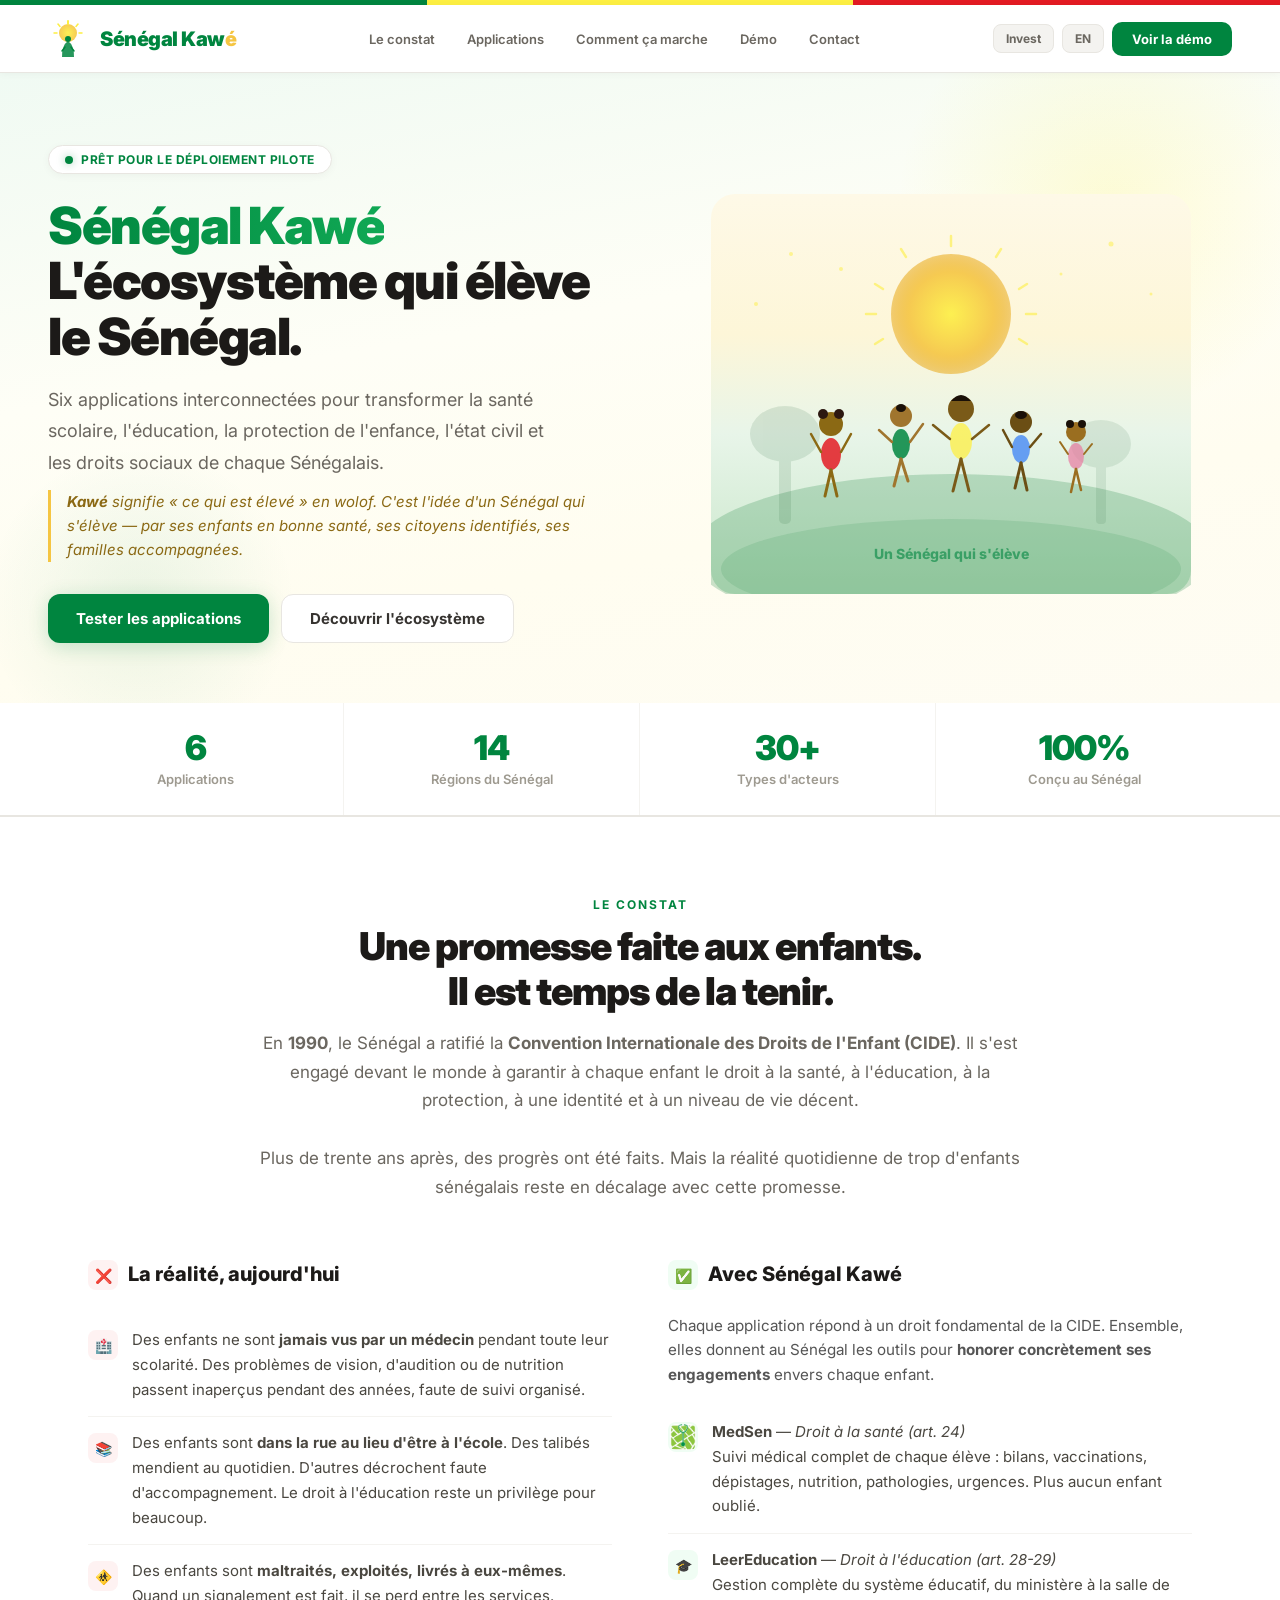
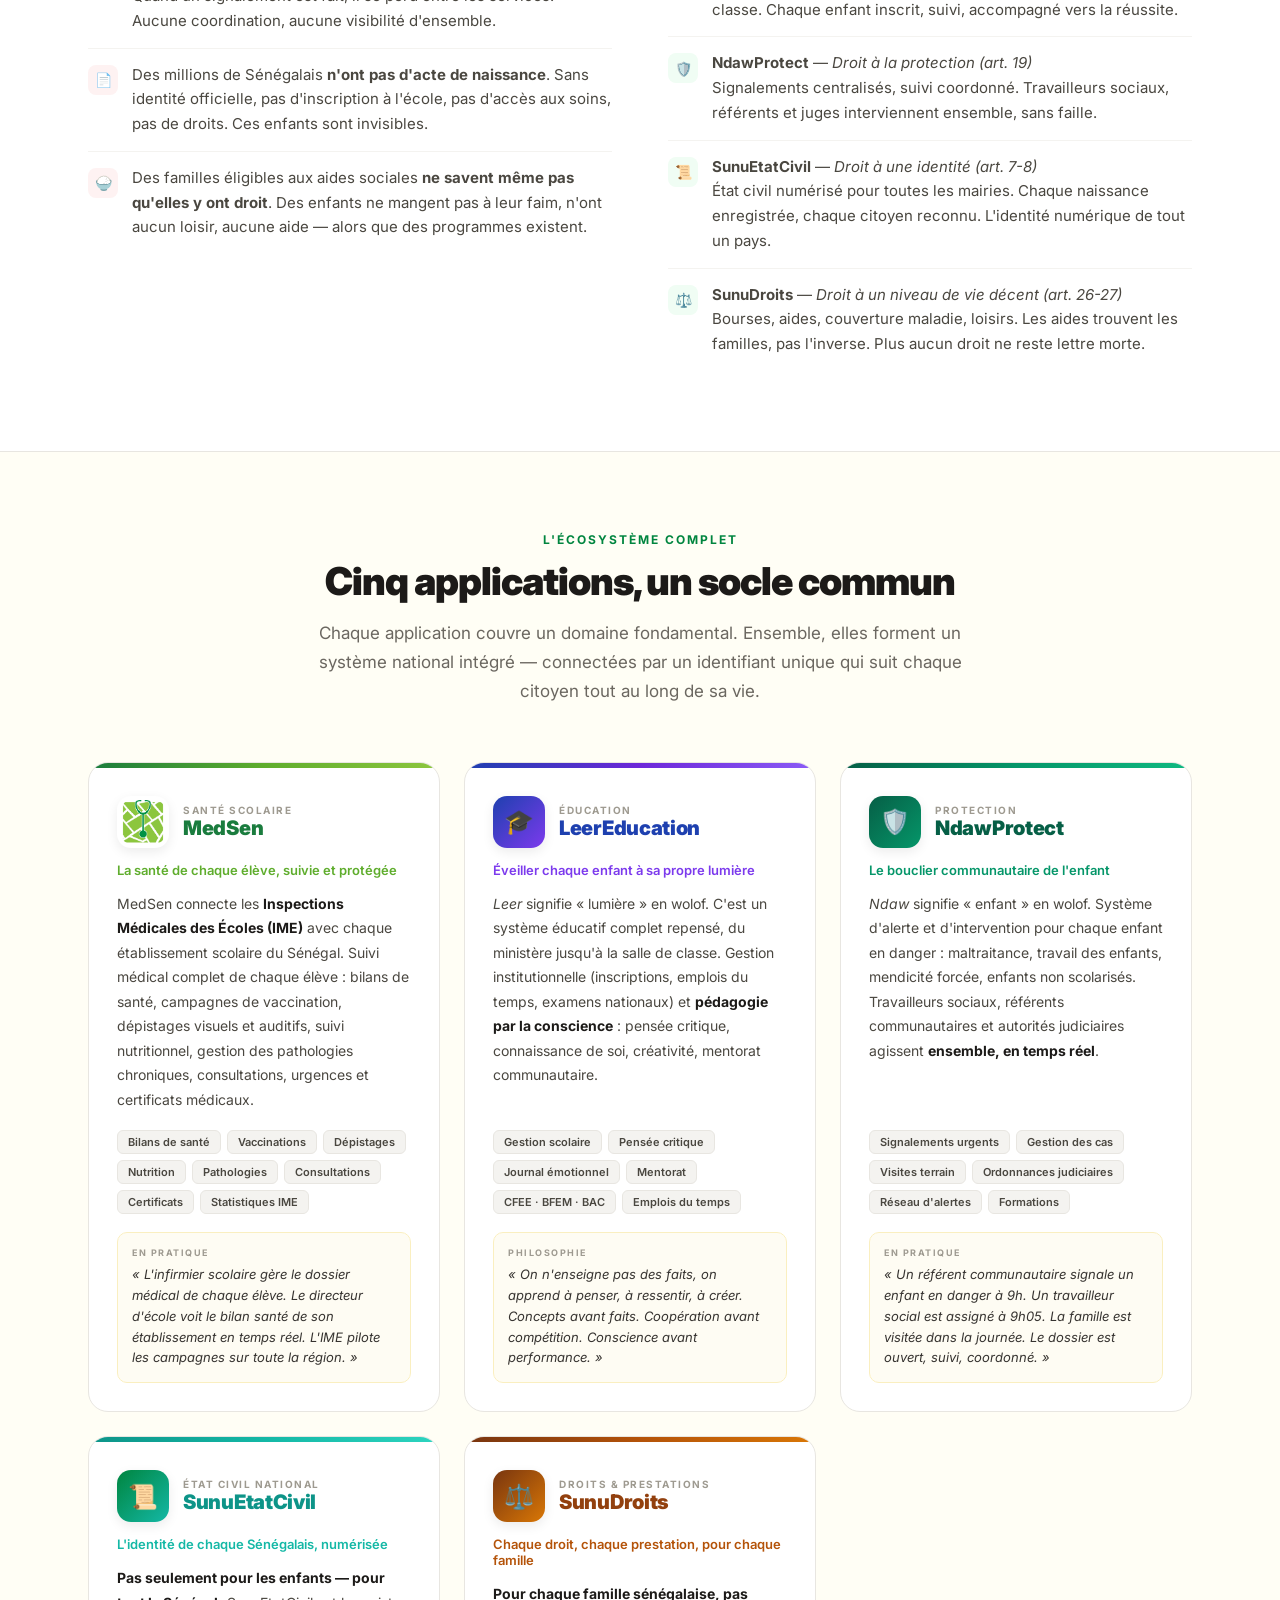
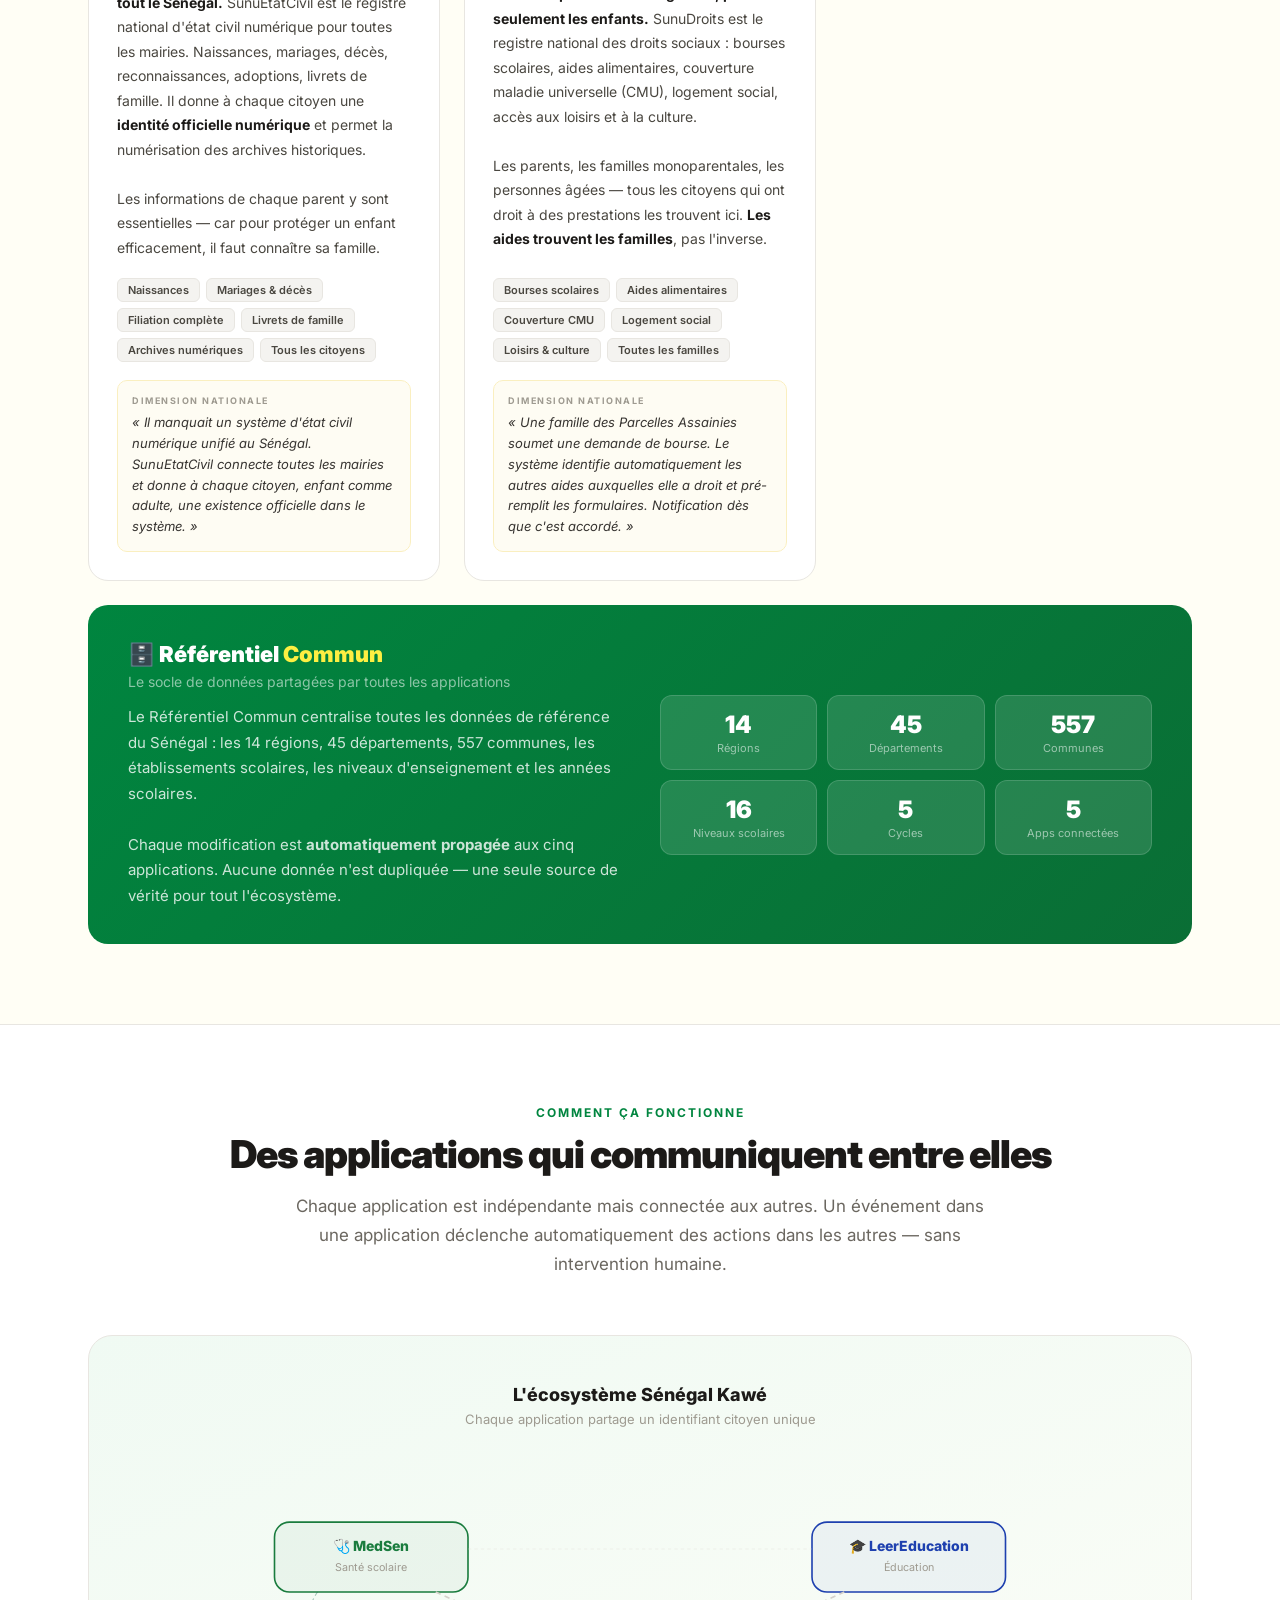
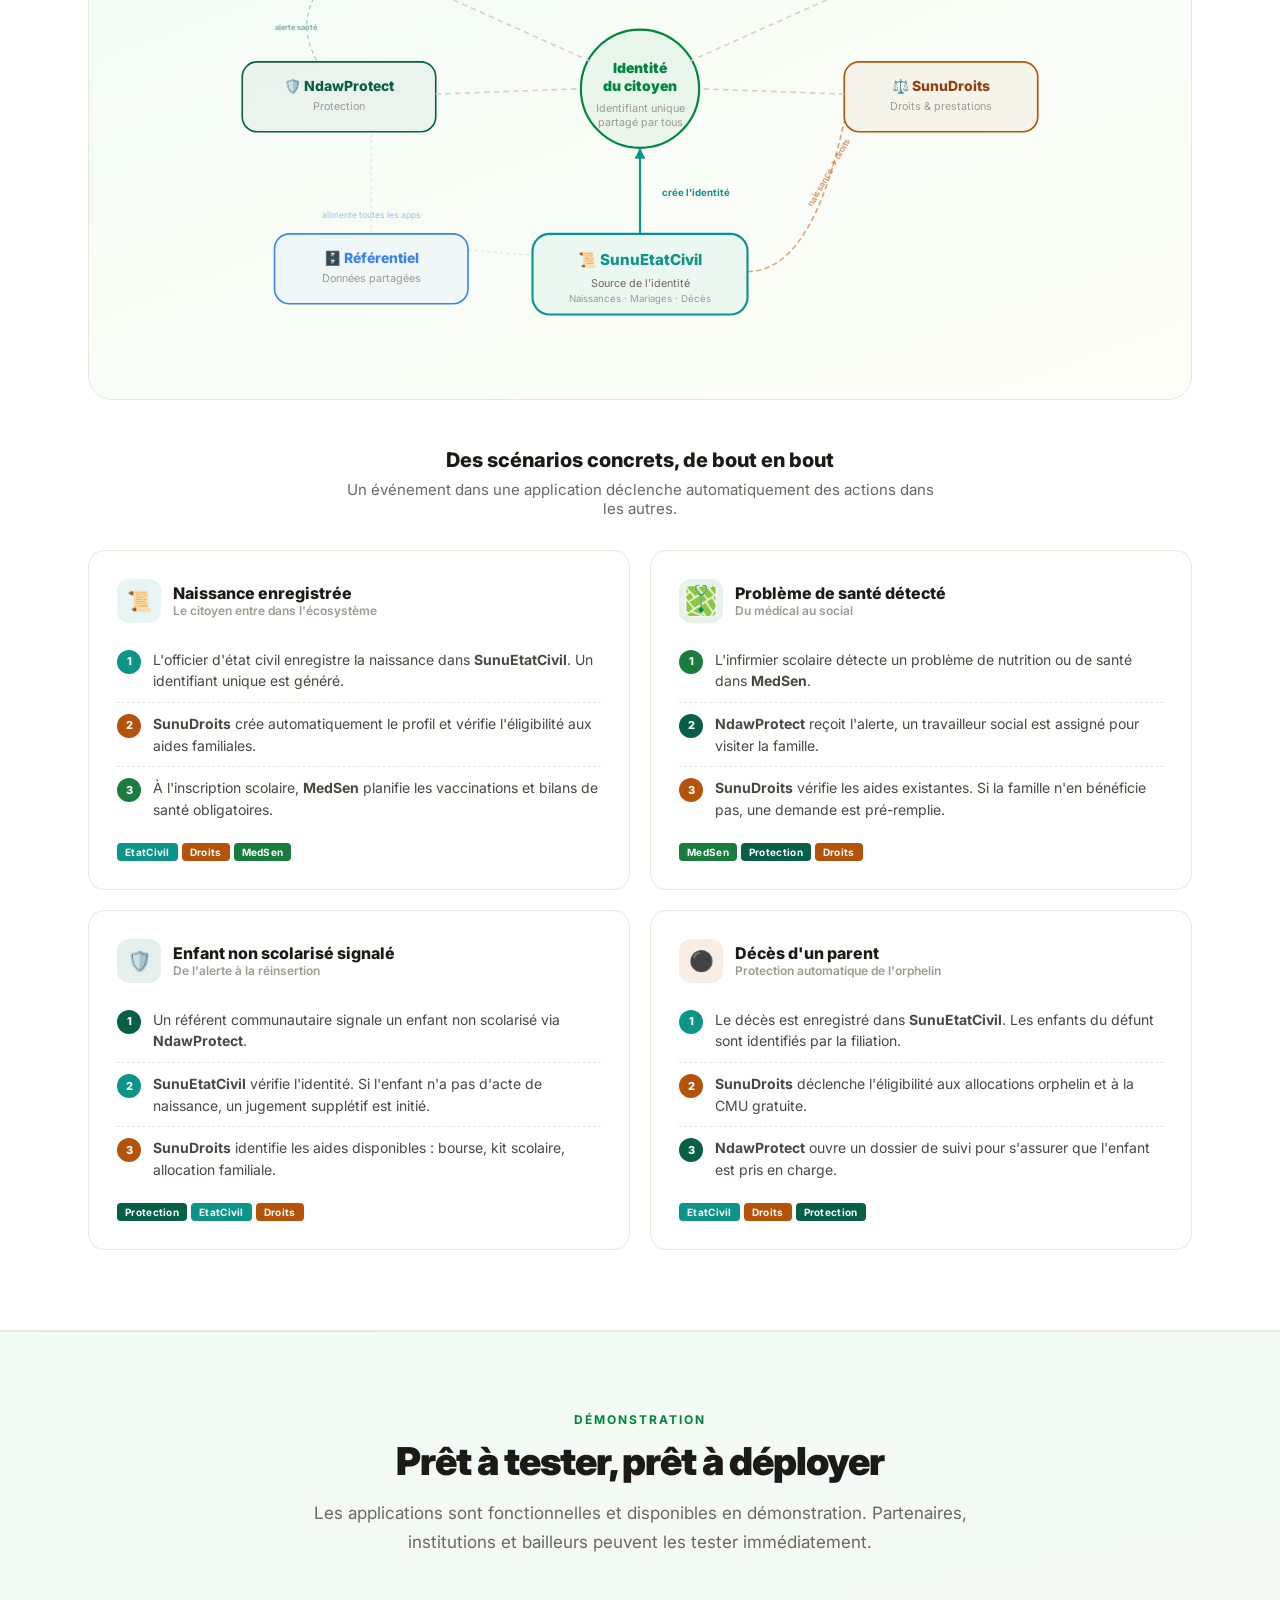
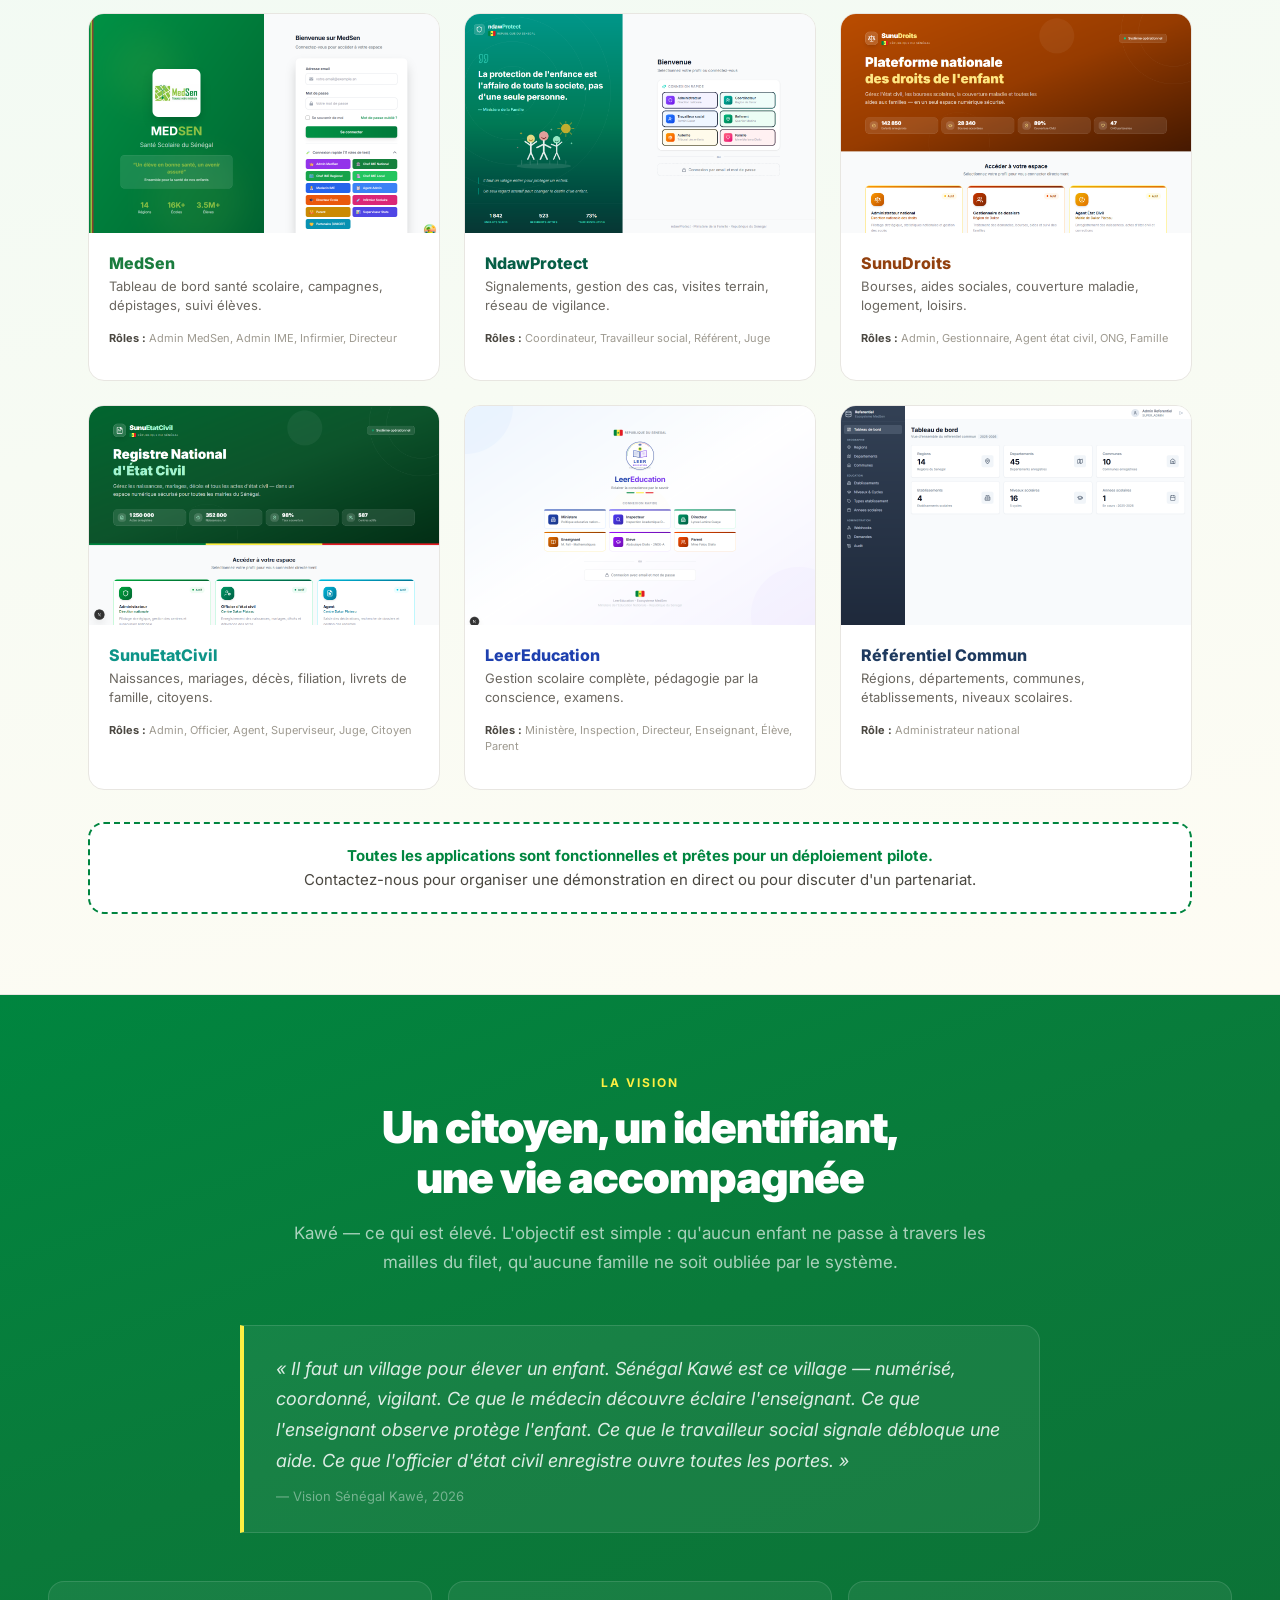
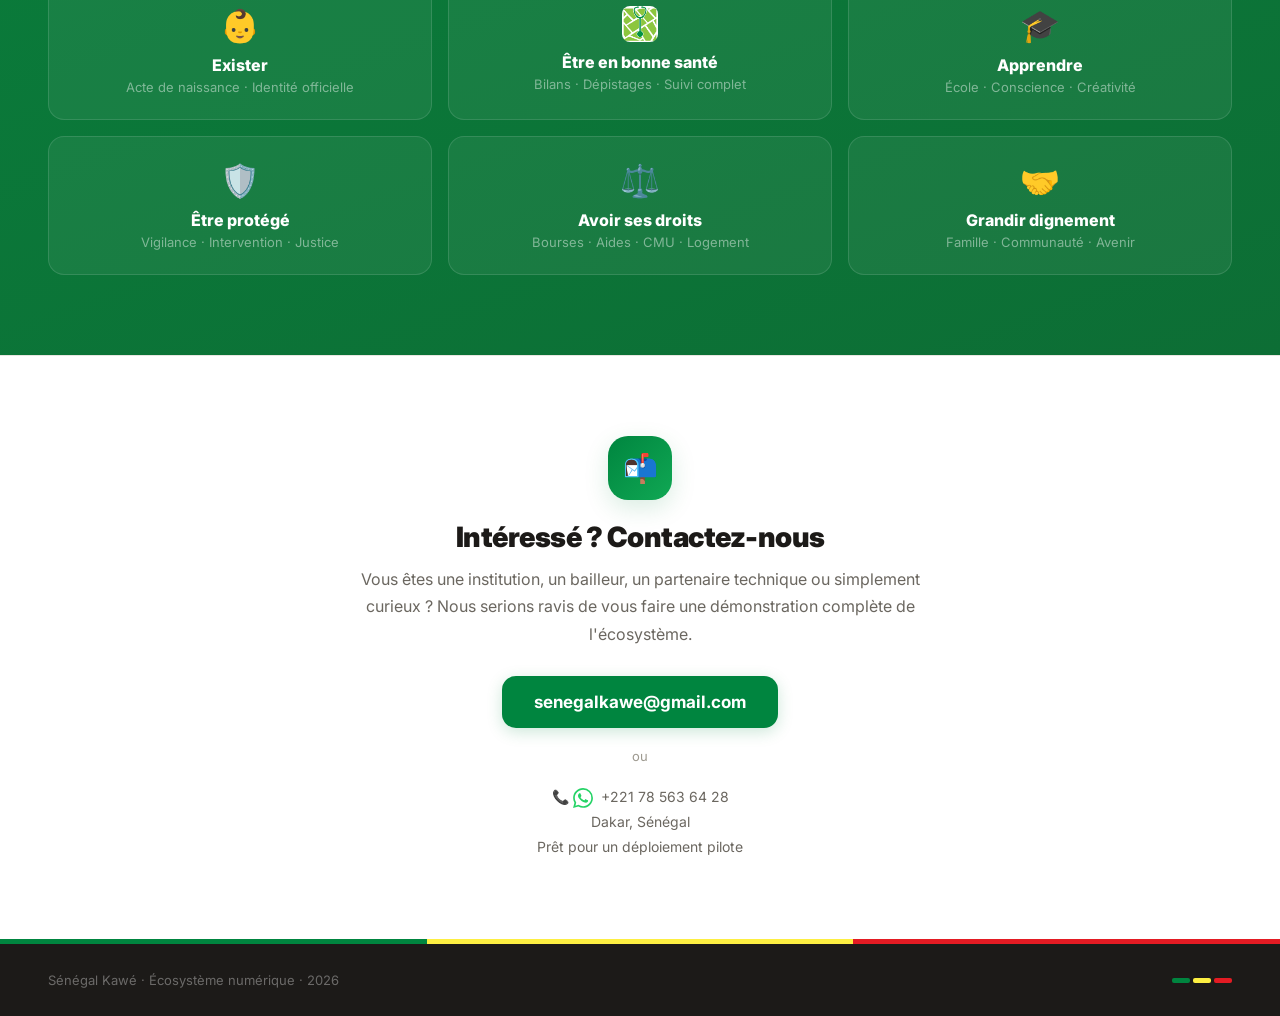
<file: index.html>
<!DOCTYPE html>
<html lang="fr">
<head>
  <meta charset="UTF-8" />
  <meta name="viewport" content="width=device-width, initial-scale=1.0" />
  <title>Sénégal Kawé · L'écosystème numérique qui élève le Sénégal</title>
  <meta name="description" content="Six applications pour transformer la santé scolaire, l'éducation, la protection de l'enfance, l'état civil et les droits sociaux au Sénégal." />
  <link rel="icon" type="image/svg+xml" href="favicon.svg">
  <link rel="preconnect" href="https://fonts.googleapis.com">
  <link rel="preconnect" href="https://fonts.gstatic.com" crossorigin>
  <link href="https://fonts.googleapis.com/css2?family=Inter:wght@400;500;600;700;800;900&display=swap" rel="stylesheet">
  <style>
    *, *::before, *::after { box-sizing: border-box; margin: 0; padding: 0; }

    :root {
      --green: #00853F;
      --green-light: #10a854;
      --gold: #FDEF42;
      --gold-warm: #f5c542;
      --red: #E31B23;
      --earth: #8B6914;
      --cream: #fffef5;
      --warm-50: #fefcf3;
      --warm-100: #fdf8e1;
      --warm-200: #faefc0;
      --gray-100: #f4f3f0;
      --gray-200: #e8e6e1;
      --gray-300: #d4d1ca;
      --gray-400: #9e9a90;
      --gray-500: #6b6760;
      --gray-600: #4a4740;
      --gray-700: #363330;
      --gray-900: #1c1a18;
    }

    html { scroll-behavior: smooth; }

    body {
      font-family: 'Inter', -apple-system, BlinkMacSystemFont, 'Segoe UI', sans-serif;
      background: var(--cream);
      color: var(--gray-700);
      min-height: 100vh;
      -webkit-font-smoothing: antialiased;
    }

    /* ═══════════ TRICOLOR ═══════════ */
    .tricolor { display: flex; height: 5px; }
    .tricolor span { flex: 1; }
    .tc-green { background: var(--green); }
    .tc-gold { background: var(--gold); }
    .tc-red { background: var(--red); }

    /* ═══════════ NAV ═══════════ */
    .nav {
      background: white;
      padding: 0 48px;
      display: flex; align-items: center; justify-content: space-between;
      height: 68px;
      position: sticky; top: 0; z-index: 100;
      border-bottom: 1px solid var(--gray-200);
      box-shadow: 0 1px 8px rgba(0,0,0,.04);
    }
    .nav-brand {
      display: flex; align-items: center; gap: 12px;
      text-decoration: none;
    }
    .nav-logo-svg { width: 40px; height: 40px; }
    .nav-name {
      font-size: 20px; font-weight: 900; color: var(--green);
      letter-spacing: -.5px;
    }
    .nav-name span { color: var(--gold-warm); }
    .nav-links { display: flex; gap: 4px; }
    .nav-links a {
      color: var(--gray-500); font-size: 13px; font-weight: 600;
      text-decoration: none; padding: 8px 14px; border-radius: 8px;
      transition: all .15s;
    }
    .nav-links a:hover { color: var(--green); background: rgba(0,133,63,.06); }
    .nav-cta {
      display: inline-flex; align-items: center; gap: 6px;
      padding: 9px 20px; border-radius: 10px;
      font-size: 13px; font-weight: 700; color: white;
      background: var(--green); text-decoration: none;
      transition: all .15s; border: none; cursor: pointer;
    }
    .nav-cta:hover { background: var(--green-light); }

    /* ═══════════ HERO ═══════════ */
    .hero {
      background: linear-gradient(170deg, #f0faf3 0%, #fefef6 40%, #fffdf0 70%, #fefcf3 100%);
      padding: 72px 48px 60px;
      position: relative; overflow: hidden;
    }
    .hero::before {
      content: '';
      position: absolute; top: -120px; right: -80px;
      width: 500px; height: 500px;
      background: radial-gradient(circle, rgba(253,239,66,.18) 0%, transparent 60%);
      pointer-events: none;
    }
    .hero::after {
      content: '';
      position: absolute; bottom: -100px; left: -60px;
      width: 400px; height: 400px;
      background: radial-gradient(circle, rgba(0,133,63,.08) 0%, transparent 55%);
      pointer-events: none;
    }
    .hero-inner {
      max-width: 1200px; margin: 0 auto; position: relative; z-index: 1;
      display: grid; grid-template-columns: 1fr 1fr; gap: 60px; align-items: center;
    }
    .hero-badge {
      display: inline-flex; align-items: center; gap: 8px;
      background: white;
      border: 1px solid var(--gray-200);
      padding: 6px 16px; border-radius: 24px;
      margin-bottom: 24px;
      box-shadow: 0 2px 8px rgba(0,0,0,.04);
    }
    .hero-badge-dot {
      width: 8px; height: 8px; border-radius: 50%;
      background: var(--green);
      box-shadow: 0 0 8px rgba(0,133,63,.4);
      animation: pulse 2s infinite;
    }
    @keyframes pulse {
      0%, 100% { opacity: 1; }
      50% { opacity: .4; }
    }
    .hero-badge span {
      font-size: 12px; font-weight: 700; color: var(--green);
      letter-spacing: .5px; text-transform: uppercase;
    }
    .hero-title {
      font-size: clamp(34px, 4vw, 54px);
      font-weight: 900; line-height: 1.08;
      color: var(--gray-900); letter-spacing: -1.5px;
      margin-bottom: 20px;
    }
    .hero-title em {
      font-style: normal;
      background: linear-gradient(90deg, var(--green), var(--green-light));
      -webkit-background-clip: text; -webkit-text-fill-color: transparent;
      background-clip: text;
    }
    .hero-subtitle {
      font-size: 18px; color: var(--gray-500);
      line-height: 1.75; max-width: 520px; margin-bottom: 12px;
    }
    .hero-meaning {
      font-size: 15px; color: var(--earth);
      font-style: italic; line-height: 1.6;
      margin-bottom: 32px;
      padding-left: 16px;
      border-left: 3px solid var(--gold-warm);
    }
    .hero-cta { display: flex; gap: 12px; flex-wrap: wrap; }
    .btn-primary {
      display: inline-flex; align-items: center; gap: 8px;
      padding: 14px 28px; border-radius: 12px;
      font-size: 15px; font-weight: 700; color: white;
      background: var(--green);
      text-decoration: none; border: none; cursor: pointer;
      transition: all .2s;
      box-shadow: 0 4px 20px rgba(0,133,63,.2);
    }
    .btn-primary:hover { background: var(--green-light); transform: translateY(-2px); box-shadow: 0 8px 30px rgba(0,133,63,.3); }
    .btn-secondary {
      display: inline-flex; align-items: center; gap: 8px;
      padding: 14px 28px; border-radius: 12px;
      font-size: 15px; font-weight: 700; color: var(--gray-700);
      background: white;
      border: 1px solid var(--gray-200);
      text-decoration: none; cursor: pointer;
      transition: all .2s;
    }
    .btn-secondary:hover { border-color: var(--green); color: var(--green); }

    /* Hero illustration */
    .hero-visual { display: flex; justify-content: center; align-items: center; }
    .hero-illustration { width: 100%; max-width: 480px; }

    /* ═══════════ STATS ═══════════ */
    .stats-bar {
      background: white;
      border-bottom: 1px solid var(--gray-200);
      padding: 0 48px;
    }
    .stats-inner {
      max-width: 1200px; margin: 0 auto;
      display: grid; grid-template-columns: repeat(4, 1fr);
    }
    .stat-item {
      padding: 28px 20px; text-align: center;
      border-right: 1px solid var(--gray-100);
    }
    .stat-item:last-child { border-right: none; }
    .stat-val {
      font-size: 34px; font-weight: 900; color: var(--green);
      letter-spacing: -1px; line-height: 1;
    }
    .stat-label {
      font-size: 13px; font-weight: 600; color: var(--gray-400);
      margin-top: 6px;
    }

    /* ═══════════ SECTIONS SHARED ═══════════ */
    .section { max-width: 1200px; margin: 0 auto; padding: 80px 48px; }
    .section-header { text-align: center; margin-bottom: 56px; }
    .section-eyebrow {
      font-size: 12px; font-weight: 700; color: var(--green);
      letter-spacing: 2px; text-transform: uppercase;
      margin-bottom: 12px;
    }
    .section-title {
      font-size: clamp(28px, 3vw, 40px);
      font-weight: 900; color: var(--gray-900);
      letter-spacing: -1px; line-height: 1.15;
      margin-bottom: 16px;
    }
    .section-desc {
      font-size: 17px; color: var(--gray-500);
      line-height: 1.7; max-width: 700px; margin: 0 auto;
    }

    /* ═══════════ CONSTAT ═══════════ */
    .constat-section {
      background: white;
      border-top: 1px solid var(--gray-200);
      border-bottom: 1px solid var(--gray-200);
    }
    .constat-grid {
      display: grid; grid-template-columns: 1fr 1fr; gap: 56px;
    }
    .constat-col h3 {
      font-size: 20px; font-weight: 800; margin-bottom: 24px;
      display: flex; align-items: center; gap: 10px;
      color: var(--gray-900);
    }
    .constat-list { list-style: none; }
    .constat-list li {
      padding: 14px 0;
      border-bottom: 1px solid var(--gray-100);
      font-size: 15px; color: var(--gray-600);
      line-height: 1.65;
      display: flex; gap: 14px; align-items: flex-start;
    }
    .constat-list li:last-child { border-bottom: none; }
    .constat-icon {
      flex-shrink: 0; width: 30px; height: 30px; border-radius: 8px;
      display: flex; align-items: center; justify-content: center;
      font-size: 14px; margin-top: 2px;
    }
    .icon-bad { background: #fef2f2; }
    .icon-good { background: #f0fdf4; }

    /* ═══════════ APPS ═══════════ */
    .apps-section { background: var(--cream); }
    .apps-grid {
      display: grid; grid-template-columns: repeat(3, 1fr);
      gap: 24px; margin-bottom: 24px;
    }
    .app-card {
      background: white; border-radius: 20px;
      border: 1px solid var(--gray-200);
      overflow: hidden;
      transition: transform .25s, box-shadow .25s;
      display: flex; flex-direction: column;
    }
    .app-card:hover {
      transform: translateY(-6px);
      box-shadow: 0 20px 50px rgba(0,0,0,.06);
    }
    .app-card-accent { height: 5px; }
    .app-card-body { padding: 28px; flex: 1; display: flex; flex-direction: column; }
    .app-card-header { display: flex; align-items: center; gap: 14px; margin-bottom: 14px; }
    .app-icon {
      width: 52px; height: 52px; border-radius: 14px;
      display: flex; align-items: center; justify-content: center;
      font-size: 24px;
      box-shadow: 0 4px 12px rgba(0,0,0,.08);
    }
    .app-meta { flex: 1; }
    .app-pillar {
      font-size: 10px; font-weight: 700; color: var(--gray-400);
      letter-spacing: 1.5px; text-transform: uppercase;
    }
    .app-name { font-size: 20px; font-weight: 900; letter-spacing: -.3px; }
    .app-tagline { font-size: 13px; font-weight: 600; margin-bottom: 14px; }
    .app-desc {
      font-size: 14px; color: var(--gray-600);
      line-height: 1.75; flex: 1; margin-bottom: 18px;
    }
    .app-desc strong { color: var(--gray-900); }
    .app-features { display: flex; flex-wrap: wrap; gap: 6px; margin-bottom: 18px; }
    .feature {
      font-size: 11px; font-weight: 600;
      padding: 4px 10px; border-radius: 6px;
      background: var(--gray-100);
      border: 1px solid var(--gray-200);
      color: var(--gray-600);
    }
    .app-impact {
      background: var(--warm-50);
      border: 1px solid var(--warm-200);
      border-radius: 10px;
      padding: 14px;
    }
    .app-impact-label {
      font-size: 9px; font-weight: 700; color: var(--gray-400);
      text-transform: uppercase; letter-spacing: 1.5px;
      margin-bottom: 6px;
    }
    .app-impact-text {
      font-size: 13px; color: var(--gray-700);
      font-style: italic; line-height: 1.6;
    }

    /* Referentiel full width */
    .ref-card {
      background: linear-gradient(135deg, var(--green) 0%, #0a6e35 100%);
      border-radius: 20px; padding: 36px 40px;
      display: grid; grid-template-columns: 1fr 1fr; gap: 40px;
      align-items: center; color: white;
    }
    .ref-card h3 {
      font-size: 22px; font-weight: 900; margin-bottom: 6px;
    }
    .ref-card h3 span { color: var(--gold); }
    .ref-sub { font-size: 14px; color: rgba(255,255,255,.55); margin-bottom: 14px; }
    .ref-card p { font-size: 15px; color: rgba(255,255,255,.8); line-height: 1.7; }
    .ref-data-grid {
      display: grid; grid-template-columns: repeat(3, 1fr); gap: 10px;
    }
    .ref-data-item {
      background: rgba(255,255,255,.12);
      border: 1px solid rgba(255,255,255,.15);
      border-radius: 12px; padding: 14px; text-align: center;
    }
    .ref-data-val { font-size: 24px; font-weight: 900; color: white; }
    .ref-data-label {
      font-size: 11px; color: rgba(255,255,255,.55);
      margin-top: 2px;
    }

    /* ═══════════ SCHEMA ═══════════ */
    .schema-section {
      background: white;
      border-top: 1px solid var(--gray-200);
      border-bottom: 1px solid var(--gray-200);
    }
    .schema-diagram {
      background: linear-gradient(160deg, #f0faf3, #fefef8);
      border-radius: 24px; padding: 48px;
      border: 1px solid var(--gray-200);
    }
    .schema-title {
      text-align: center; color: var(--gray-900);
      font-size: 18px; font-weight: 800; margin-bottom: 6px;
    }
    .schema-subtitle {
      text-align: center; color: var(--gray-400);
      font-size: 13px; margin-bottom: 36px;
    }
    .schema-container { width: 100%; max-width: 860px; margin: 0 auto; }
    .schema-container svg { width: 100%; height: auto; }

    /* ═══════════ FLUX ═══════════ */
    .flux-section { background: var(--cream); }
    .flux-grid {
      display: grid; grid-template-columns: repeat(2, 1fr); gap: 20px;
    }
    .flux-card {
      background: white; border-radius: 16px;
      border: 1px solid var(--gray-200);
      padding: 28px; transition: transform .2s;
    }
    .flux-card:hover { transform: translateY(-3px); box-shadow: 0 12px 32px rgba(0,0,0,.05); }
    .flux-header { display: flex; align-items: center; gap: 12px; margin-bottom: 16px; }
    .flux-icon {
      width: 44px; height: 44px; border-radius: 12px;
      display: flex; align-items: center; justify-content: center;
      font-size: 20px;
    }
    .flux-title { font-size: 16px; font-weight: 800; color: var(--gray-900); }
    .flux-subtitle { font-size: 12px; color: var(--gray-400); font-weight: 600; }
    .flux-steps { list-style: none; }
    .flux-steps li {
      display: flex; gap: 12px; align-items: flex-start;
      padding: 10px 0;
      border-bottom: 1px dashed var(--gray-200);
      font-size: 14px; color: var(--gray-600); line-height: 1.55;
    }
    .flux-steps li:last-child { border-bottom: none; }
    .flux-step-num {
      flex-shrink: 0; width: 24px; height: 24px; border-radius: 50%;
      display: flex; align-items: center; justify-content: center;
      font-size: 11px; font-weight: 800; color: white; margin-top: 1px;
    }
    .flux-apps { display: flex; gap: 4px; margin-top: 12px; flex-wrap: wrap; }
    .flux-app-tag {
      font-size: 10px; font-weight: 700; padding: 3px 8px;
      border-radius: 4px; color: white; letter-spacing: .3px;
    }

    /* ═══════════ DEMO ═══════════ */
    .demo-section {
      background: linear-gradient(170deg, #f0faf3 0%, #fefcf3 100%);
      border-top: 1px solid var(--gray-200);
      border-bottom: 1px solid var(--gray-200);
    }
    .demo-grid {
      display: grid; grid-template-columns: repeat(3, 1fr);
      gap: 24px;
    }
    .demo-card {
      background: white; border-radius: 16px;
      border: 1px solid var(--gray-200);
      overflow: hidden; transition: transform .25s, box-shadow .25s;
    }
    .demo-card:hover {
      transform: translateY(-4px);
      box-shadow: 0 16px 40px rgba(0,0,0,.06);
    }
    .demo-screen {
      aspect-ratio: 16/10;
      overflow: hidden;
      background: var(--gray-100);
    }
    .demo-screen img {
      display: block;
    }

    .demo-card-body { padding: 20px; }
    .demo-card-name { font-size: 16px; font-weight: 800; margin-bottom: 4px; }
    .demo-card-desc { font-size: 13px; color: var(--gray-500); line-height: 1.5; margin-bottom: 14px; }
    .demo-card-roles {
      font-size: 11px; color: var(--gray-400); margin-bottom: 14px;
      line-height: 1.5;
    }
    .demo-card-roles strong { color: var(--gray-600); font-weight: 700; }
    .demo-btn {
      display: inline-flex; align-items: center; gap: 6px;
      padding: 8px 18px; border-radius: 8px;
      font-size: 13px; font-weight: 700; color: white;
      text-decoration: none; transition: all .15s;
    }
    .demo-btn:hover { opacity: .85; transform: translateY(-1px); }
    .demo-login {
      display: inline-flex; align-items: center; gap: 5px;
      padding: 8px 14px; border-radius: 8px;
      font-size: 12px; font-weight: 600; color: var(--gray-500);
      background: var(--gray-100); border: 1px solid var(--gray-200);
      text-decoration: none; margin-left: 6px;
      transition: all .15s;
    }
    .demo-login:hover { border-color: var(--gray-300); color: var(--gray-700); }
    .demo-note {
      text-align: center; margin-top: 32px;
      padding: 20px 28px;
      background: white;
      border: 2px dashed var(--green);
      border-radius: 16px;
    }
    .demo-note p {
      font-size: 15px; color: var(--gray-600); line-height: 1.6;
    }
    .demo-note strong { color: var(--green); }

    /* ═══════════ VISION ═══════════ */
    .vision-section {
      background: linear-gradient(160deg, var(--green) 0%, #0a7a3a 40%, #0d6e35 100%);
      padding: 80px 48px;
      color: white;
    }
    .vision-inner { max-width: 1200px; margin: 0 auto; }
    .vision-header { text-align: center; margin-bottom: 48px; }
    .vision-eyebrow {
      font-size: 12px; font-weight: 700; color: var(--gold);
      letter-spacing: 2px; text-transform: uppercase;
      margin-bottom: 12px;
    }
    .vision-title {
      font-size: clamp(28px, 3.5vw, 44px);
      font-weight: 900; letter-spacing: -1px; line-height: 1.15;
      margin-bottom: 16px;
    }
    .vision-desc {
      font-size: 17px; color: rgba(255,255,255,.65);
      line-height: 1.7; max-width: 700px; margin: 0 auto;
    }
    .vision-quote {
      max-width: 800px; margin: 0 auto 48px;
      background: rgba(255,255,255,.06);
      border: 1px solid rgba(255,255,255,.12);
      border-left: 4px solid var(--gold);
      border-radius: 0 16px 16px 0;
      padding: 28px 32px;
    }
    .vision-quote p {
      font-size: 18px; font-style: italic;
      color: rgba(255,255,255,.85); line-height: 1.7;
    }
    .vision-quote cite {
      display: block; margin-top: 12px;
      font-size: 13px; color: rgba(255,255,255,.4);
      font-style: normal;
    }
    .pillars-grid {
      display: grid; grid-template-columns: repeat(3, 1fr); gap: 16px;
    }
    .pillar {
      background: rgba(255,255,255,.06);
      border: 1px solid rgba(255,255,255,.12);
      border-radius: 16px; padding: 24px; text-align: center;
      transition: background .2s;
    }
    .pillar:hover { background: rgba(255,255,255,.12); }
    .pillar-emoji { font-size: 32px; margin-bottom: 10px; }
    .pillar-name { font-size: 16px; font-weight: 800; margin-bottom: 4px; }
    .pillar-sub { font-size: 13px; color: rgba(255,255,255,.45); }

    /* ═══════════ CONTACT ═══════════ */
    .contact-section {
      background: white;
      border-top: 1px solid var(--gray-200);
    }
    .contact-inner {
      max-width: 600px; margin: 0 auto; text-align: center;
    }
    .contact-icon {
      width: 64px; height: 64px; border-radius: 20px;
      background: linear-gradient(135deg, var(--green), var(--green-light));
      display: flex; align-items: center; justify-content: center;
      font-size: 28px; margin: 0 auto 20px;
      box-shadow: 0 8px 24px rgba(0,133,63,.15);
    }
    .contact-title {
      font-size: 28px; font-weight: 900; color: var(--gray-900);
      margin-bottom: 12px; letter-spacing: -.5px;
    }
    .contact-desc {
      font-size: 16px; color: var(--gray-500); line-height: 1.7;
      margin-bottom: 28px;
    }
    .contact-email {
      display: inline-flex; align-items: center; gap: 10px;
      padding: 16px 32px; border-radius: 14px;
      background: var(--green);
      color: white; font-size: 17px; font-weight: 700;
      text-decoration: none;
      transition: all .2s;
      box-shadow: 0 4px 16px rgba(0,133,63,.2);
    }
    .contact-email:hover { background: var(--green-light); transform: translateY(-2px); }
    .contact-or {
      margin: 20px 0; font-size: 13px; color: var(--gray-400);
    }
    .contact-details {
      font-size: 14px; color: var(--gray-500); line-height: 1.8;
    }

    /* ═══════════ FOOTER ═══════════ */
    footer {
      background: var(--gray-900);
      padding: 28px 48px;
      text-align: center;
    }
    .footer-inner {
      max-width: 1200px; margin: 0 auto;
      display: flex; justify-content: space-between; align-items: center;
    }
    .footer-text { font-size: 13px; color: rgba(255,255,255,.35); }
    .footer-flag { display: flex; gap: 3px; }
    .footer-flag div { width: 18px; height: 5px; border-radius: 2px; }

    /* ═══════════ RESPONSIVE ═══════════ */
    @media (max-width: 1024px) {
      .hero-inner { grid-template-columns: 1fr; }
      .hero-visual { justify-content: center; }
      .hero-illustration { max-width: 320px; }
      .apps-grid, .demo-grid { grid-template-columns: repeat(2, 1fr); }
    }
    @media (max-width: 768px) {
      .nav, .section, .hero, .vision-section, footer { padding-left: 20px; padding-right: 20px; }
      .nav-links { display: none; }
      .apps-grid, .flux-grid, .demo-grid { grid-template-columns: 1fr; }
      .pillars-grid { grid-template-columns: repeat(2, 1fr); }
      .constat-grid { grid-template-columns: 1fr; }
      .ref-card { grid-template-columns: 1fr; }
      .stats-inner { grid-template-columns: repeat(2, 1fr); }
    }
    @media (max-width: 480px) {
      .pillars-grid { grid-template-columns: 1fr; }
      .stats-inner { grid-template-columns: 1fr; }
      .hero-illustration { max-width: 260px; }
    }
  </style>
</head>
<body>

<!-- ═══════ TRICOLOR ═══════ -->
<div class="tricolor"><span class="tc-green"></span><span class="tc-gold"></span><span class="tc-red"></span></div>

<!-- ═══════ NAV ═══════ -->
<nav class="nav">
  <a class="nav-brand" href="#">
    <!-- Logo SVG : soleil levant + silhouette qui s'élève -->
    <svg class="nav-logo-svg" viewBox="0 0 40 40" fill="none">
      <circle cx="20" cy="14" r="9" fill="url(#sunGrad)" opacity=".9"/>
      <line x1="20" y1="2" x2="20" y2="5" stroke="#FDEF42" stroke-width="2" stroke-linecap="round"/>
      <line x1="10" y1="5" x2="12" y2="7.5" stroke="#FDEF42" stroke-width="1.5" stroke-linecap="round"/>
      <line x1="30" y1="5" x2="28" y2="7.5" stroke="#FDEF42" stroke-width="1.5" stroke-linecap="round"/>
      <line x1="6" y1="14" x2="9" y2="14" stroke="#FDEF42" stroke-width="1.5" stroke-linecap="round"/>
      <line x1="31" y1="14" x2="34" y2="14" stroke="#FDEF42" stroke-width="1.5" stroke-linecap="round"/>
      <path d="M 14 38 Q 14 26 20 22 Q 26 26 26 38" fill="var(--green)" opacity=".85"/>
      <circle cx="20" cy="20" r="3" fill="var(--green)"/>
      <line x1="17" y1="28" x2="14" y2="32" stroke="var(--green)" stroke-width="1.5" stroke-linecap="round"/>
      <line x1="23" y1="28" x2="26" y2="32" stroke="var(--green)" stroke-width="1.5" stroke-linecap="round"/>
      <defs>
        <radialGradient id="sunGrad"><stop offset="0%" stop-color="#FDEF42"/><stop offset="100%" stop-color="#f5c542"/></radialGradient>
      </defs>
    </svg>
    <div class="nav-name">Sénégal Kaw<span>é</span></div>
  </a>
  <div class="nav-links">
    <a href="#constat">Le constat</a>
    <a href="#applications">Applications</a>
    <a href="#comment">Comment ça marche</a>
    <a href="#demo">Démo</a>
    <a href="#contact">Contact</a>
  </div>
  <div style="display:flex;align-items:center;gap:8px;">
    <a href="invest" style="display:inline-flex;align-items:center;gap:4px;padding:6px 12px;border-radius:8px;font-size:12px;font-weight:700;color:var(--gray-500);background:var(--gray-100);border:1px solid var(--gray-200);text-decoration:none;transition:all .15s;" onmouseover="this.style.borderColor='var(--green)';this.style.color='var(--green)'" onmouseout="this.style.borderColor='var(--gray-200)';this.style.color='var(--gray-500)'">Invest</a>
    <a href="en.html" style="display:inline-flex;align-items:center;gap:4px;padding:6px 12px;border-radius:8px;font-size:12px;font-weight:700;color:var(--gray-500);background:var(--gray-100);border:1px solid var(--gray-200);text-decoration:none;transition:all .15s;" onmouseover="this.style.borderColor='var(--green)';this.style.color='var(--green)'" onmouseout="this.style.borderColor='var(--gray-200)';this.style.color='var(--gray-500)'">EN</a>
    <a href="#demo" class="nav-cta">Voir la démo</a>
  </div>
</nav>

<!-- ═══════ HERO ═══════ -->
<section class="hero">
  <div class="hero-inner">
    <div>
      <div class="hero-badge">
        <div class="hero-badge-dot"></div>
        <span>Prêt pour le déploiement pilote</span>
      </div>
      <h1 class="hero-title">
        <em>Sénégal Kawé</em><br>
        L'écosystème qui élève<br>
        le Sénégal.
      </h1>
      <p class="hero-subtitle">
        Six applications interconnectées pour transformer
        la santé scolaire, l'éducation, la protection de l'enfance,
        l'état civil et les droits sociaux de chaque Sénégalais.
      </p>
      <p class="hero-meaning">
        <strong>Kawé</strong> signifie « ce qui est élevé » en wolof.
        C'est l'idée d'un Sénégal qui s'élève — par ses enfants en bonne santé,
        ses citoyens identifiés, ses familles accompagnées.
      </p>
      <div class="hero-cta">
        <a href="#demo" class="btn-primary">Tester les applications</a>
        <a href="#applications" class="btn-secondary">Découvrir l'écosystème</a>
      </div>
    </div>
    <div class="hero-visual">
      <!-- Illustration : enfants africains épanouis sous un soleil levant -->
      <svg class="hero-illustration" viewBox="0 0 480 400" fill="none" xmlns="http://www.w3.org/2000/svg">
        <!-- Sky gradient -->
        <rect width="480" height="400" rx="24" fill="url(#skyGrad)"/>

        <!-- Sun -->
        <circle cx="240" cy="120" r="60" fill="url(#sunBig)" opacity=".9"/>
        <!-- Sun rays -->
        <g stroke="#FDEF42" stroke-width="2.5" stroke-linecap="round" opacity=".6">
          <line x1="240" y1="42" x2="240" y2="52"/>
          <line x1="290" y1="55" x2="285" y2="63"/>
          <line x1="190" y1="55" x2="195" y2="63"/>
          <line x1="316" y1="90" x2="308" y2="95"/>
          <line x1="164" y1="90" x2="172" y2="95"/>
          <line x1="325" y1="120" x2="315" y2="120"/>
          <line x1="155" y1="120" x2="165" y2="120"/>
          <line x1="316" y1="150" x2="308" y2="145"/>
          <line x1="164" y1="150" x2="172" y2="145"/>
        </g>

        <!-- Ground / landscape -->
        <ellipse cx="240" cy="360" rx="260" ry="80" fill="#2d8a4e" opacity=".25"/>
        <ellipse cx="240" cy="375" rx="230" ry="50" fill="#2d8a4e" opacity=".15"/>

        <!-- Baobab silhouette left -->
        <g opacity=".12">
          <rect x="68" y="240" width="12" height="90" rx="5" fill="#1a5c2e"/>
          <ellipse cx="74" cy="240" rx="35" ry="28" fill="#1a5c2e"/>
        </g>

        <!-- Baobab silhouette right -->
        <g opacity=".1">
          <rect x="385" y="250" width="10" height="80" rx="4" fill="#1a5c2e"/>
          <ellipse cx="390" cy="250" rx="30" ry="24" fill="#1a5c2e"/>
        </g>

        <!-- Child 1 (girl, left) — raised arms -->
        <g transform="translate(120, 230)">
          <circle cx="0" cy="0" r="12" fill="#8B6914"/>
          <ellipse cx="0" cy="30" rx="10" ry="16" fill="var(--red)" opacity=".85"/>
          <line x1="0" y1="46" x2="-6" y2="72" stroke="#8B6914" stroke-width="3" stroke-linecap="round"/>
          <line x1="0" y1="46" x2="6" y2="72" stroke="#8B6914" stroke-width="3" stroke-linecap="round"/>
          <line x1="-10" y1="28" x2="-20" y2="10" stroke="#8B6914" stroke-width="2.5" stroke-linecap="round"/>
          <line x1="10" y1="28" x2="20" y2="10" stroke="#8B6914" stroke-width="2.5" stroke-linecap="round"/>
          <!-- Hair puffs -->
          <circle cx="-8" cy="-10" r="5" fill="#2c1810"/>
          <circle cx="8" cy="-10" r="5" fill="#2c1810"/>
        </g>

        <!-- Child 2 (boy, center-left) — jumping -->
        <g transform="translate(190, 222)">
          <circle cx="0" cy="0" r="11" fill="#a0752e"/>
          <ellipse cx="0" cy="28" rx="9" ry="15" fill="var(--green)" opacity=".85"/>
          <line x1="0" y1="43" x2="-7" y2="70" stroke="#a0752e" stroke-width="3" stroke-linecap="round"/>
          <line x1="0" y1="43" x2="7" y2="65" stroke="#a0752e" stroke-width="3" stroke-linecap="round"/>
          <line x1="-9" y1="26" x2="-22" y2="14" stroke="#a0752e" stroke-width="2.5" stroke-linecap="round"/>
          <line x1="9" y1="26" x2="22" y2="8" stroke="#a0752e" stroke-width="2.5" stroke-linecap="round"/>
          <ellipse cx="0" cy="-8" rx="5" ry="4" fill="#1a1008"/>
        </g>

        <!-- Child 3 (girl, center) — tallest, arms out wide -->
        <g transform="translate(250, 215)">
          <circle cx="0" cy="0" r="13" fill="#7a5a18"/>
          <ellipse cx="0" cy="32" rx="11" ry="18" fill="#FDEF42" opacity=".75"/>
          <line x1="0" y1="50" x2="-8" y2="82" stroke="#7a5a18" stroke-width="3" stroke-linecap="round"/>
          <line x1="0" y1="50" x2="8" y2="82" stroke="#7a5a18" stroke-width="3" stroke-linecap="round"/>
          <line x1="-11" y1="30" x2="-28" y2="16" stroke="#7a5a18" stroke-width="2.5" stroke-linecap="round"/>
          <line x1="11" y1="30" x2="28" y2="16" stroke="#7a5a18" stroke-width="2.5" stroke-linecap="round"/>
          <path d="M -10 -8 Q 0 -20 10 -8" fill="#1a1008"/>
        </g>

        <!-- Child 4 (boy, center-right) -->
        <g transform="translate(310, 228)">
          <circle cx="0" cy="0" r="11" fill="#6b4e14"/>
          <ellipse cx="0" cy="27" rx="9" ry="14" fill="#3b82f6" opacity=".75"/>
          <line x1="0" y1="41" x2="-6" y2="66" stroke="#6b4e14" stroke-width="3" stroke-linecap="round"/>
          <line x1="0" y1="41" x2="6" y2="68" stroke="#6b4e14" stroke-width="3" stroke-linecap="round"/>
          <line x1="-9" y1="25" x2="-18" y2="8" stroke="#6b4e14" stroke-width="2.5" stroke-linecap="round"/>
          <line x1="9" y1="25" x2="20" y2="12" stroke="#6b4e14" stroke-width="2.5" stroke-linecap="round"/>
          <ellipse cx="0" cy="-7" rx="6" ry="4" fill="#1a1008"/>
        </g>

        <!-- Child 5 (girl, right) — smaller -->
        <g transform="translate(365, 238)">
          <circle cx="0" cy="0" r="10" fill="#9a6e20"/>
          <ellipse cx="0" cy="24" rx="8" ry="13" fill="#e879a0" opacity=".7"/>
          <line x1="0" y1="37" x2="-5" y2="60" stroke="#9a6e20" stroke-width="2.5" stroke-linecap="round"/>
          <line x1="0" y1="37" x2="5" y2="58" stroke="#9a6e20" stroke-width="2.5" stroke-linecap="round"/>
          <line x1="-8" y1="22" x2="-16" y2="10" stroke="#9a6e20" stroke-width="2" stroke-linecap="round"/>
          <line x1="8" y1="22" x2="16" y2="12" stroke="#9a6e20" stroke-width="2" stroke-linecap="round"/>
          <circle cx="-6" cy="-8" r="4" fill="#1a1008"/>
          <circle cx="6" cy="-8" r="4" fill="#1a1008"/>
        </g>

        <!-- Stars / sparkles -->
        <g fill="var(--gold)" opacity=".5">
          <circle cx="80" cy="60" r="2"/>
          <circle cx="400" cy="50" r="2.5"/>
          <circle cx="350" cy="80" r="1.5"/>
          <circle cx="130" cy="75" r="2"/>
          <circle cx="440" cy="100" r="1.5"/>
          <circle cx="45" cy="110" r="2"/>
        </g>

        <!-- Text at bottom -->
        <text x="240" y="365" text-anchor="middle" fill="var(--green)" font-size="14" font-weight="800" opacity=".6">Un Sénégal qui s'élève</text>

        <defs>
          <linearGradient id="skyGrad" x1="0" y1="0" x2="0" y2="1">
            <stop offset="0%" stop-color="#fef9e7"/>
            <stop offset="35%" stop-color="#fdf6d8"/>
            <stop offset="60%" stop-color="#e8f5e9"/>
            <stop offset="100%" stop-color="#c8e6c9"/>
          </linearGradient>
          <radialGradient id="sunBig">
            <stop offset="0%" stop-color="#FDEF42"/>
            <stop offset="70%" stop-color="#f5c542"/>
            <stop offset="100%" stop-color="#e8a817" stop-opacity=".6"/>
          </radialGradient>
        </defs>
      </svg>
    </div>
  </div>
</section>

<!-- ═══════ STATS ═══════ -->
<div class="stats-bar">
  <div class="stats-inner">
    <div class="stat-item">
      <div class="stat-val">6</div>
      <div class="stat-label">Applications</div>
    </div>
    <div class="stat-item">
      <div class="stat-val">14</div>
      <div class="stat-label">Régions du Sénégal</div>
    </div>
    <div class="stat-item">
      <div class="stat-val">30+</div>
      <div class="stat-label">Types d'acteurs</div>
    </div>
    <div class="stat-item">
      <div class="stat-val">100%</div>
      <div class="stat-label">Conçu au Sénégal</div>
    </div>
  </div>
</div>

<!-- ═══════ LE CONSTAT ═══════ -->
<section class="constat-section" id="constat">
  <div class="section">
    <div class="section-header">
      <div class="section-eyebrow">Le constat</div>
      <h2 class="section-title">Une promesse faite aux enfants.<br>Il est temps de la tenir.</h2>
      <p class="section-desc" style="max-width:780px">
        En <strong>1990</strong>, le Sénégal a ratifié la <strong>Convention Internationale des Droits de l'Enfant (CIDE)</strong>.
        Il s'est engagé devant le monde à garantir à chaque enfant le droit à la santé, à l'éducation,
        à la protection, à une identité et à un niveau de vie décent.<br><br>
        Plus de trente ans après, des progrès ont été faits. Mais la réalité quotidienne
        de trop d'enfants sénégalais reste en décalage avec cette promesse.
      </p>
    </div>
    <div class="constat-grid">
      <div class="constat-col">
        <h3><span class="constat-icon icon-bad">❌</span> La réalité, aujourd'hui</h3>
        <ul class="constat-list">
          <li>
            <span class="constat-icon icon-bad">🏥</span>
            <span>Des enfants ne sont <strong>jamais vus par un médecin</strong> pendant toute leur scolarité.
            Des problèmes de vision, d'audition ou de nutrition passent inaperçus pendant des années,
            faute de suivi organisé.</span>
          </li>
          <li>
            <span class="constat-icon icon-bad">📚</span>
            <span>Des enfants sont <strong>dans la rue au lieu d'être à l'école</strong>.
            Des talibés mendient au quotidien. D'autres décrochent faute d'accompagnement.
            Le droit à l'éducation reste un privilège pour beaucoup.</span>
          </li>
          <li>
            <span class="constat-icon icon-bad">🚸</span>
            <span>Des enfants sont <strong>maltraités, exploités, livrés à eux-mêmes</strong>.
            Quand un signalement est fait, il se perd entre les services.
            Aucune coordination, aucune visibilité d'ensemble.</span>
          </li>
          <li>
            <span class="constat-icon icon-bad">📄</span>
            <span>Des millions de Sénégalais <strong>n'ont pas d'acte de naissance</strong>.
            Sans identité officielle, pas d'inscription à l'école, pas d'accès aux soins,
            pas de droits. Ces enfants sont invisibles.</span>
          </li>
          <li>
            <span class="constat-icon icon-bad">🍚</span>
            <span>Des familles éligibles aux aides sociales <strong>ne savent même pas
            qu'elles y ont droit</strong>. Des enfants ne mangent pas à leur faim,
            n'ont aucun loisir, aucune aide — alors que des programmes existent.</span>
          </li>
        </ul>
      </div>
      <div class="constat-col">
        <h3><span class="constat-icon icon-good">✅</span> Avec Sénégal Kawé</h3>
        <p style="font-size:0.95rem; color:#555; margin-bottom:1.2rem; line-height:1.6">
          Chaque application répond à un droit fondamental de la CIDE.
          Ensemble, elles donnent au Sénégal les outils pour <strong>honorer concrètement
          ses engagements</strong> envers chaque enfant.
        </p>
        <ul class="constat-list">
          <li>
            <span class="constat-icon icon-good" style="padding:2px;overflow:hidden"><img src="logos/medsen.jpg" alt="MedSen" style="width:100%;height:100%;object-fit:cover;border-radius:6px"></span>
            <span><strong>MedSen</strong> — <em>Droit à la santé (art. 24)</em><br>
            Suivi médical complet de chaque élève : bilans, vaccinations, dépistages,
            nutrition, pathologies, urgences. Plus aucun enfant oublié.</span>
          </li>
          <li>
            <span class="constat-icon icon-good">🎓</span>
            <span><strong>LeerEducation</strong> — <em>Droit à l'éducation (art. 28-29)</em><br>
            Gestion complète du système éducatif, du ministère à la salle de classe.
            Chaque enfant inscrit, suivi, accompagné vers la réussite.</span>
          </li>
          <li>
            <span class="constat-icon icon-good">🛡️</span>
            <span><strong>NdawProtect</strong> — <em>Droit à la protection (art. 19)</em><br>
            Signalements centralisés, suivi coordonné. Travailleurs sociaux,
            référents et juges interviennent ensemble, sans faille.</span>
          </li>
          <li>
            <span class="constat-icon icon-good">📜</span>
            <span><strong>SunuEtatCivil</strong> — <em>Droit à une identité (art. 7-8)</em><br>
            État civil numérisé pour toutes les mairies. Chaque naissance enregistrée,
            chaque citoyen reconnu. L'identité numérique de tout un pays.</span>
          </li>
          <li>
            <span class="constat-icon icon-good">⚖️</span>
            <span><strong>SunuDroits</strong> — <em>Droit à un niveau de vie décent (art. 26-27)</em><br>
            Bourses, aides, couverture maladie, loisirs. Les aides trouvent les familles,
            pas l'inverse. Plus aucun droit ne reste lettre morte.</span>
          </li>
        </ul>
      </div>
    </div>
  </div>
</section>

<!-- ═══════ LES APPLICATIONS ═══════ -->
<section class="apps-section" id="applications">
  <div class="section">
    <div class="section-header">
      <div class="section-eyebrow">L'écosystème complet</div>
      <h2 class="section-title">Cinq applications, un socle commun</h2>
      <p class="section-desc">
        Chaque application couvre un domaine fondamental. Ensemble, elles forment
        un système national intégré — connectées par un identifiant unique
        qui suit chaque citoyen tout au long de sa vie.
      </p>
    </div>

    <div class="apps-grid">

      <!-- MedSen -->
      <div class="app-card">
        <div class="app-card-accent" style="background: linear-gradient(90deg, #1A7C3E, #5FAD2D, #8DC63F)"></div>
        <div class="app-card-body">
          <div class="app-card-header">
            <div class="app-icon" style="background: #fff; padding: 4px; overflow: hidden"><img src="logos/medsen.jpg" alt="MedSen" style="width:100%; height:100%; object-fit:cover; border-radius:10px"></div>
            <div class="app-meta">
              <div class="app-pillar">Santé scolaire</div>
              <div class="app-name" style="color: #1A7C3E">MedSen</div>
            </div>
          </div>
          <div class="app-tagline" style="color: #5FAD2D">La santé de chaque élève, suivie et protégée</div>
          <p class="app-desc">
            MedSen connecte les <strong>Inspections Médicales des Écoles (IME)</strong> avec chaque
            établissement scolaire du Sénégal. Suivi médical complet de chaque élève :
            bilans de santé, campagnes de vaccination, dépistages visuels et auditifs,
            suivi nutritionnel, gestion des pathologies chroniques, consultations,
            urgences et certificats médicaux.
          </p>
          <div class="app-features">
            <span class="feature">Bilans de santé</span>
            <span class="feature">Vaccinations</span>
            <span class="feature">Dépistages</span>
            <span class="feature">Nutrition</span>
            <span class="feature">Pathologies</span>
            <span class="feature">Consultations</span>
            <span class="feature">Certificats</span>
            <span class="feature">Statistiques IME</span>
          </div>
          <div class="app-impact">
            <div class="app-impact-label">En pratique</div>
            <div class="app-impact-text">
              « L'infirmier scolaire gère le dossier médical de chaque élève.
              Le directeur d'école voit le bilan santé de son établissement en temps réel.
              L'IME pilote les campagnes sur toute la région. »
            </div>
          </div>
        </div>
      </div>

      <!-- LeerEducation -->
      <div class="app-card">
        <div class="app-card-accent" style="background: linear-gradient(90deg, #1e40af, #6d28d9, #8b5cf6)"></div>
        <div class="app-card-body">
          <div class="app-card-header">
            <div class="app-icon" style="background: linear-gradient(135deg, #1e40af, #7c3aed)">🎓</div>
            <div class="app-meta">
              <div class="app-pillar">Éducation</div>
              <div class="app-name" style="color: #1e40af">LeerEducation</div>
            </div>
          </div>
          <div class="app-tagline" style="color: #7c3aed">Éveiller chaque enfant à sa propre lumière</div>
          <p class="app-desc">
            <em>Leer</em> signifie « lumière » en wolof. C'est un système éducatif complet
            repensé, du ministère jusqu'à la salle de classe.
            Gestion institutionnelle (inscriptions, emplois du temps, examens nationaux)
            et <strong>pédagogie par la conscience</strong> : pensée critique,
            connaissance de soi, créativité, mentorat communautaire.
          </p>
          <div class="app-features">
            <span class="feature">Gestion scolaire</span>
            <span class="feature">Pensée critique</span>
            <span class="feature">Journal émotionnel</span>
            <span class="feature">Mentorat</span>
            <span class="feature">CFEE · BFEM · BAC</span>
            <span class="feature">Emplois du temps</span>
          </div>
          <div class="app-impact">
            <div class="app-impact-label">Philosophie</div>
            <div class="app-impact-text">
              « On n'enseigne pas des faits, on apprend à penser, à ressentir, à créer.
              Concepts avant faits. Coopération avant compétition.
              Conscience avant performance. »
            </div>
          </div>
        </div>
      </div>

      <!-- NdawProtect -->
      <div class="app-card">
        <div class="app-card-accent" style="background: linear-gradient(90deg, #065f46, #059669, #10b981)"></div>
        <div class="app-card-body">
          <div class="app-card-header">
            <div class="app-icon" style="background: linear-gradient(135deg, #065f46, #059669)">🛡️</div>
            <div class="app-meta">
              <div class="app-pillar">Protection</div>
              <div class="app-name" style="color: #065f46">NdawProtect</div>
            </div>
          </div>
          <div class="app-tagline" style="color: #059669">Le bouclier communautaire de l'enfant</div>
          <p class="app-desc">
            <em>Ndaw</em> signifie « enfant » en wolof.
            Système d'alerte et d'intervention pour chaque enfant en danger :
            maltraitance, travail des enfants, mendicité forcée, enfants non scolarisés.
            Travailleurs sociaux, référents communautaires et autorités judiciaires
            agissent <strong>ensemble, en temps réel</strong>.
          </p>
          <div class="app-features">
            <span class="feature">Signalements urgents</span>
            <span class="feature">Gestion des cas</span>
            <span class="feature">Visites terrain</span>
            <span class="feature">Ordonnances judiciaires</span>
            <span class="feature">Réseau d'alertes</span>
            <span class="feature">Formations</span>
          </div>
          <div class="app-impact">
            <div class="app-impact-label">En pratique</div>
            <div class="app-impact-text">
              « Un référent communautaire signale un enfant en danger à 9h.
              Un travailleur social est assigné à 9h05. La famille est visitée
              dans la journée. Le dossier est ouvert, suivi, coordonné. »
            </div>
          </div>
        </div>
      </div>

      <!-- SunuEtatCivil -->
      <div class="app-card">
        <div class="app-card-accent" style="background: linear-gradient(90deg, #0d9488, #14b8a6, #2dd4bf)"></div>
        <div class="app-card-body">
          <div class="app-card-header">
            <div class="app-icon" style="background: linear-gradient(135deg, #00853F, #14b8a6)">📜</div>
            <div class="app-meta">
              <div class="app-pillar">État civil national</div>
              <div class="app-name" style="color: #0d9488">SunuEtatCivil</div>
            </div>
          </div>
          <div class="app-tagline" style="color: #14b8a6">L'identité de chaque Sénégalais, numérisée</div>
          <p class="app-desc">
            <strong>Pas seulement pour les enfants — pour tout le Sénégal.</strong>
            SunuEtatCivil est le registre national d'état civil numérique pour toutes les mairies.
            Naissances, mariages, décès, reconnaissances, adoptions, livrets de famille.
            Il donne à chaque citoyen une <strong>identité officielle numérique</strong>
            et permet la numérisation des archives historiques.
            <br><br>
            Les informations de chaque parent y sont essentielles — car pour protéger un enfant
            efficacement, il faut connaître sa famille.
          </p>
          <div class="app-features">
            <span class="feature">Naissances</span>
            <span class="feature">Mariages & décès</span>
            <span class="feature">Filiation complète</span>
            <span class="feature">Livrets de famille</span>
            <span class="feature">Archives numériques</span>
            <span class="feature">Tous les citoyens</span>
          </div>
          <div class="app-impact">
            <div class="app-impact-label">Dimension nationale</div>
            <div class="app-impact-text">
              « Il manquait un système d'état civil numérique unifié au Sénégal.
              SunuEtatCivil connecte toutes les mairies et donne à chaque citoyen,
              enfant comme adulte, une existence officielle dans le système. »
            </div>
          </div>
        </div>
      </div>

      <!-- SunuDroits -->
      <div class="app-card">
        <div class="app-card-accent" style="background: linear-gradient(90deg, #78350f, #b45309, #d97706)"></div>
        <div class="app-card-body">
          <div class="app-card-header">
            <div class="app-icon" style="background: linear-gradient(135deg, #78350f, #d97706)">⚖️</div>
            <div class="app-meta">
              <div class="app-pillar">Droits & prestations</div>
              <div class="app-name" style="color: #92400e">SunuDroits</div>
            </div>
          </div>
          <div class="app-tagline" style="color: #b45309">Chaque droit, chaque prestation, pour chaque famille</div>
          <p class="app-desc">
            <strong>Pour chaque famille sénégalaise, pas seulement les enfants.</strong>
            SunuDroits est le registre national des droits sociaux :
            bourses scolaires, aides alimentaires, couverture maladie universelle (CMU),
            logement social, accès aux loisirs et à la culture.
            <br><br>
            Les parents, les familles monoparentales, les personnes âgées — tous les citoyens
            qui ont droit à des prestations les trouvent ici. <strong>Les aides trouvent
            les familles</strong>, pas l'inverse.
          </p>
          <div class="app-features">
            <span class="feature">Bourses scolaires</span>
            <span class="feature">Aides alimentaires</span>
            <span class="feature">Couverture CMU</span>
            <span class="feature">Logement social</span>
            <span class="feature">Loisirs & culture</span>
            <span class="feature">Toutes les familles</span>
          </div>
          <div class="app-impact">
            <div class="app-impact-label">Dimension nationale</div>
            <div class="app-impact-text">
              « Une famille des Parcelles Assainies soumet une demande de bourse.
              Le système identifie automatiquement les autres aides auxquelles elle a droit
              et pré-remplit les formulaires. Notification dès que c'est accordé. »
            </div>
          </div>
        </div>
      </div>

      <!-- Empty for alignment -->
      <div></div>

    </div>

    <!-- Referentiel Commun -->
    <div class="ref-card">
      <div>
        <h3>🗄️ Référentiel <span>Commun</span></h3>
        <div class="ref-sub">Le socle de données partagées par toutes les applications</div>
        <p>
          Le Référentiel Commun centralise toutes les données de référence du Sénégal :
          les 14 régions, 45 départements, 557 communes, les établissements scolaires,
          les niveaux d'enseignement et les années scolaires.
          <br><br>
          Chaque modification est <strong>automatiquement propagée</strong> aux cinq applications.
          Aucune donnée n'est dupliquée — une seule source de vérité pour tout l'écosystème.
        </p>
      </div>
      <div class="ref-data-grid">
        <div class="ref-data-item">
          <div class="ref-data-val">14</div>
          <div class="ref-data-label">Régions</div>
        </div>
        <div class="ref-data-item">
          <div class="ref-data-val">45</div>
          <div class="ref-data-label">Départements</div>
        </div>
        <div class="ref-data-item">
          <div class="ref-data-val">557</div>
          <div class="ref-data-label">Communes</div>
        </div>
        <div class="ref-data-item">
          <div class="ref-data-val">16</div>
          <div class="ref-data-label">Niveaux scolaires</div>
        </div>
        <div class="ref-data-item">
          <div class="ref-data-val">5</div>
          <div class="ref-data-label">Cycles</div>
        </div>
        <div class="ref-data-item">
          <div class="ref-data-val">5</div>
          <div class="ref-data-label">Apps connectées</div>
        </div>
      </div>
    </div>

  </div>
</section>

<!-- ═══════ COMMENT CA MARCHE ═══════ -->
<section class="schema-section" id="comment">
  <div class="section">
    <div class="section-header">
      <div class="section-eyebrow">Comment ça fonctionne</div>
      <h2 class="section-title">Des applications qui communiquent entre elles</h2>
      <p class="section-desc">
        Chaque application est indépendante mais connectée aux autres.
        Un événement dans une application déclenche automatiquement
        des actions dans les autres — sans intervention humaine.
      </p>
    </div>

    <!-- Schema visuel -->
    <div class="schema-diagram">
      <div class="schema-title">L'écosystème Sénégal Kawé</div>
      <div class="schema-subtitle">Chaque application partage un identifiant citoyen unique</div>
      <div class="schema-container">
        <svg viewBox="0 0 800 450" fill="none" xmlns="http://www.w3.org/2000/svg">

          <!-- Central hub — Citoyen -->
          <circle cx="400" cy="210" r="55" fill="rgba(0,133,63,.06)" stroke="var(--green)" stroke-width="2"/>
          <text x="400" y="195" text-anchor="middle" fill="var(--green)" font-size="13" font-weight="900">Identité</text>
          <text x="400" y="212" text-anchor="middle" fill="var(--green)" font-size="13" font-weight="900">du citoyen</text>
          <text x="400" y="232" text-anchor="middle" fill="var(--gray-400)" font-size="10">Identifiant unique</text>
          <text x="400" y="245" text-anchor="middle" fill="var(--gray-400)" font-size="10">partagé par tous</text>

          <!-- EtatCivil (source — bottom center, prominent) -->
          <rect x="300" y="345" width="200" height="75" rx="16" fill="rgba(13,148,136,.06)" stroke="#0d9488" stroke-width="2"/>
          <text x="400" y="374" text-anchor="middle" fill="#0d9488" font-size="14" font-weight="800">📜 SunuEtatCivil</text>
          <text x="400" y="394" text-anchor="middle" fill="var(--gray-500)" font-size="10">Source de l'identité</text>
          <text x="400" y="408" text-anchor="middle" fill="var(--gray-400)" font-size="9">Naissances · Mariages · Décès</text>
          <!-- Arrow up to hub -->
          <line x1="400" y1="345" x2="400" y2="265" stroke="#0d9488" stroke-width="2"/>
          <polygon points="400,265 395,275 405,275" fill="#0d9488"/>
          <text x="420" y="310" fill="#0d9488" font-size="9" font-weight="700">crée l'identité</text>

          <!-- MedSen (top left) -->
          <rect x="60" y="55" width="180" height="65" rx="14" fill="rgba(26,124,62,.05)" stroke="#1A7C3E" stroke-width="1.5"/>
          <text x="150" y="82" text-anchor="middle" fill="#1A7C3E" font-size="13" font-weight="800">🩺 MedSen</text>
          <text x="150" y="100" text-anchor="middle" fill="var(--gray-400)" font-size="10">Santé scolaire</text>
          <!-- Line to hub -->
          <line x1="210" y1="120" x2="355" y2="185" stroke="var(--gray-300)" stroke-width="1.5" stroke-dasharray="5 4"/>

          <!-- Education (top right) -->
          <rect x="560" y="55" width="180" height="65" rx="14" fill="rgba(30,64,175,.05)" stroke="#1e40af" stroke-width="1.5"/>
          <text x="650" y="82" text-anchor="middle" fill="#1e40af" font-size="13" font-weight="800">🎓 LeerEducation</text>
          <text x="650" y="100" text-anchor="middle" fill="var(--gray-400)" font-size="10">Éducation</text>
          <!-- Line to hub -->
          <line x1="590" y1="120" x2="445" y2="185" stroke="var(--gray-300)" stroke-width="1.5" stroke-dasharray="5 4"/>

          <!-- Protection (left) -->
          <rect x="30" y="185" width="180" height="65" rx="14" fill="rgba(6,95,70,.05)" stroke="#065f46" stroke-width="1.5"/>
          <text x="120" y="212" text-anchor="middle" fill="#065f46" font-size="13" font-weight="800">🛡️ NdawProtect</text>
          <text x="120" y="230" text-anchor="middle" fill="var(--gray-400)" font-size="10">Protection</text>
          <!-- Line to hub -->
          <line x1="210" y1="215" x2="345" y2="210" stroke="var(--gray-300)" stroke-width="1.5" stroke-dasharray="5 4"/>

          <!-- Droits (right) -->
          <rect x="590" y="185" width="180" height="65" rx="14" fill="rgba(180,83,9,.05)" stroke="#b45309" stroke-width="1.5"/>
          <text x="680" y="212" text-anchor="middle" fill="#92400e" font-size="13" font-weight="800">⚖️ SunuDroits</text>
          <text x="680" y="230" text-anchor="middle" fill="var(--gray-400)" font-size="10">Droits & prestations</text>
          <!-- Line to hub -->
          <line x1="590" y1="215" x2="455" y2="210" stroke="var(--gray-300)" stroke-width="1.5" stroke-dasharray="5 4"/>

          <!-- Referentiel (bottom left) -->
          <rect x="60" y="345" width="180" height="65" rx="14" fill="rgba(59,130,246,.05)" stroke="#3b82f6" stroke-width="1.5"/>
          <text x="150" y="372" text-anchor="middle" fill="#3b82f6" font-size="13" font-weight="800">🗄️ Référentiel</text>
          <text x="150" y="390" text-anchor="middle" fill="var(--gray-400)" font-size="10">Données partagées</text>
          <!-- Lines to all apps -->
          <line x1="150" y1="345" x2="150" y2="250" stroke="rgba(59,130,246,.2)" stroke-width="1" stroke-dasharray="3 3"/>
          <line x1="240" y1="360" x2="300" y2="365" stroke="rgba(59,130,246,.2)" stroke-width="1" stroke-dasharray="3 3"/>
          <text x="150" y="330" text-anchor="middle" fill="rgba(59,130,246,.5)" font-size="8">alimente toutes les apps</text>

          <!-- Cross-app flow arrows (key ones) -->
          <!-- EtatCivil → Droits -->
          <path d="M 500 380 Q 560 380 590 240" stroke="#b45309" stroke-width="1.5" stroke-dasharray="5 3" opacity=".5"/>
          <text x="560" y="320" fill="#b45309" font-size="8" font-weight="600" opacity=".6" transform="rotate(-60 560 320)">naissance → droits</text>

          <!-- MedSen → Protection -->
          <path d="M 100 120 Q 80 150 100 185" stroke="#065f46" stroke-width="1" stroke-dasharray="4 3" opacity=".35"/>
          <text x="60" y="155" fill="#065f46" font-size="7" font-weight="600" opacity=".5">alerte santé</text>

          <!-- Education ↔ MedSen -->
          <line x1="240" y1="80" x2="560" y2="80" stroke="var(--gray-300)" stroke-width="1" stroke-dasharray="3 3" opacity=".3"/>

        </svg>
      </div>
    </div>

    <!-- Flux concrets -->
    <div style="margin-top: 48px;">
      <h3 style="text-align:center; font-size:20px; font-weight:800; color:var(--gray-900); margin-bottom:8px;">
        Des scénarios concrets, de bout en bout
      </h3>
      <p style="text-align:center; font-size:15px; color:var(--gray-500); margin-bottom:32px; max-width:600px; margin-left:auto; margin-right:auto;">
        Un événement dans une application déclenche automatiquement
        des actions dans les autres.
      </p>
      <div class="flux-grid">

        <!-- Flux 1 -->
        <div class="flux-card">
          <div class="flux-header">
            <div class="flux-icon" style="background: rgba(13,148,136,.1);">📜</div>
            <div>
              <div class="flux-title">Naissance enregistrée</div>
              <div class="flux-subtitle">Le citoyen entre dans l'écosystème</div>
            </div>
          </div>
          <ol class="flux-steps">
            <li>
              <span class="flux-step-num" style="background:#0d9488">1</span>
              <span>L'officier d'état civil enregistre la naissance dans <strong>SunuEtatCivil</strong>. Un identifiant unique est généré.</span>
            </li>
            <li>
              <span class="flux-step-num" style="background:#b45309">2</span>
              <span><strong>SunuDroits</strong> crée automatiquement le profil et vérifie l'éligibilité aux aides familiales.</span>
            </li>
            <li>
              <span class="flux-step-num" style="background:#1A7C3E">3</span>
              <span>À l'inscription scolaire, <strong>MedSen</strong> planifie les vaccinations et bilans de santé obligatoires.</span>
            </li>
          </ol>
          <div class="flux-apps">
            <span class="flux-app-tag" style="background:#0d9488">EtatCivil</span>
            <span class="flux-app-tag" style="background:#b45309">Droits</span>
            <span class="flux-app-tag" style="background:#1A7C3E">MedSen</span>
          </div>
        </div>

        <!-- Flux 2 -->
        <div class="flux-card">
          <div class="flux-header">
            <div class="flux-icon" style="background: rgba(26,124,62,.1); padding:6px; overflow:hidden;"><img src="logos/medsen.jpg" alt="MedSen" style="width:100%;height:100%;object-fit:cover;border-radius:8px"></div>
            <div>
              <div class="flux-title">Problème de santé détecté</div>
              <div class="flux-subtitle">Du médical au social</div>
            </div>
          </div>
          <ol class="flux-steps">
            <li>
              <span class="flux-step-num" style="background:#1A7C3E">1</span>
              <span>L'infirmier scolaire détecte un problème de nutrition ou de santé dans <strong>MedSen</strong>.</span>
            </li>
            <li>
              <span class="flux-step-num" style="background:#065f46">2</span>
              <span><strong>NdawProtect</strong> reçoit l'alerte, un travailleur social est assigné pour visiter la famille.</span>
            </li>
            <li>
              <span class="flux-step-num" style="background:#b45309">3</span>
              <span><strong>SunuDroits</strong> vérifie les aides existantes. Si la famille n'en bénéficie pas, une demande est pré-remplie.</span>
            </li>
          </ol>
          <div class="flux-apps">
            <span class="flux-app-tag" style="background:#1A7C3E">MedSen</span>
            <span class="flux-app-tag" style="background:#065f46">Protection</span>
            <span class="flux-app-tag" style="background:#b45309">Droits</span>
          </div>
        </div>

        <!-- Flux 3 -->
        <div class="flux-card">
          <div class="flux-header">
            <div class="flux-icon" style="background: rgba(6,95,70,.1);">🛡️</div>
            <div>
              <div class="flux-title">Enfant non scolarisé signalé</div>
              <div class="flux-subtitle">De l'alerte à la réinsertion</div>
            </div>
          </div>
          <ol class="flux-steps">
            <li>
              <span class="flux-step-num" style="background:#065f46">1</span>
              <span>Un référent communautaire signale un enfant non scolarisé via <strong>NdawProtect</strong>.</span>
            </li>
            <li>
              <span class="flux-step-num" style="background:#0d9488">2</span>
              <span><strong>SunuEtatCivil</strong> vérifie l'identité. Si l'enfant n'a pas d'acte de naissance, un jugement supplétif est initié.</span>
            </li>
            <li>
              <span class="flux-step-num" style="background:#b45309">3</span>
              <span><strong>SunuDroits</strong> identifie les aides disponibles : bourse, kit scolaire, allocation familiale.</span>
            </li>
          </ol>
          <div class="flux-apps">
            <span class="flux-app-tag" style="background:#065f46">Protection</span>
            <span class="flux-app-tag" style="background:#0d9488">EtatCivil</span>
            <span class="flux-app-tag" style="background:#b45309">Droits</span>
          </div>
        </div>

        <!-- Flux 4 -->
        <div class="flux-card">
          <div class="flux-header">
            <div class="flux-icon" style="background: rgba(180,83,9,.1);">⚫</div>
            <div>
              <div class="flux-title">Décès d'un parent</div>
              <div class="flux-subtitle">Protection automatique de l'orphelin</div>
            </div>
          </div>
          <ol class="flux-steps">
            <li>
              <span class="flux-step-num" style="background:#0d9488">1</span>
              <span>Le décès est enregistré dans <strong>SunuEtatCivil</strong>. Les enfants du défunt sont identifiés par la filiation.</span>
            </li>
            <li>
              <span class="flux-step-num" style="background:#b45309">2</span>
              <span><strong>SunuDroits</strong> déclenche l'éligibilité aux allocations orphelin et à la CMU gratuite.</span>
            </li>
            <li>
              <span class="flux-step-num" style="background:#065f46">3</span>
              <span><strong>NdawProtect</strong> ouvre un dossier de suivi pour s'assurer que l'enfant est pris en charge.</span>
            </li>
          </ol>
          <div class="flux-apps">
            <span class="flux-app-tag" style="background:#0d9488">EtatCivil</span>
            <span class="flux-app-tag" style="background:#b45309">Droits</span>
            <span class="flux-app-tag" style="background:#065f46">Protection</span>
          </div>
        </div>

      </div>
    </div>
  </div>
</section>

<!-- ═══════ DEMO ═══════ -->
<section class="demo-section" id="demo">
  <div class="section">
    <div class="section-header">
      <div class="section-eyebrow">Démonstration</div>
      <h2 class="section-title">Prêt à tester, prêt à déployer</h2>
      <p class="section-desc">
        Les applications sont fonctionnelles et disponibles en démonstration.
        Partenaires, institutions et bailleurs peuvent les tester immédiatement.
      </p>
    </div>

    <div class="demo-grid">

      <!-- MedSen -->
      <div class="demo-card">
        <div class="demo-screen">
          <img src="screenshots/medsen.png" alt="MedSen - Page d'accueil" style="width:100%; height:100%; object-fit:cover; object-position:top;">
        </div>
        <div class="demo-card-body">
          <div class="demo-card-name" style="color:#1A7C3E">MedSen</div>
          <div class="demo-card-desc">Tableau de bord santé scolaire, campagnes, dépistages, suivi élèves.</div>
          <div class="demo-card-roles"><strong>Rôles :</strong> Admin MedSen, Admin IME, Infirmier, Directeur</div>
        </div>
      </div>

      <!-- NdawProtect -->
      <div class="demo-card">
        <div class="demo-screen">
          <img src="screenshots/protection.png" alt="NdawProtect - Page d'accueil" style="width:100%; height:100%; object-fit:cover; object-position:top;">
        </div>
        <div class="demo-card-body">
          <div class="demo-card-name" style="color:#065f46">NdawProtect</div>
          <div class="demo-card-desc">Signalements, gestion des cas, visites terrain, réseau de vigilance.</div>
          <div class="demo-card-roles"><strong>Rôles :</strong> Coordinateur, Travailleur social, Référent, Juge</div>
        </div>
      </div>

      <!-- SunuDroits -->
      <div class="demo-card">
        <div class="demo-screen">
          <img src="screenshots/droits.png" alt="SunuDroits - Page d'accueil" style="width:100%; height:100%; object-fit:cover; object-position:top;">
        </div>
        <div class="demo-card-body">
          <div class="demo-card-name" style="color:#92400e">SunuDroits</div>
          <div class="demo-card-desc">Bourses, aides sociales, couverture maladie, logement, loisirs.</div>
          <div class="demo-card-roles"><strong>Rôles :</strong> Admin, Gestionnaire, Agent état civil, ONG, Famille</div>
        </div>
      </div>

      <!-- SunuEtatCivil -->
      <div class="demo-card">
        <div class="demo-screen">
          <img src="screenshots/etatcivil.png" alt="SunuEtatCivil - Page d'accueil" style="width:100%; height:100%; object-fit:cover; object-position:top;">
        </div>
        <div class="demo-card-body">
          <div class="demo-card-name" style="color:#0d9488">SunuEtatCivil</div>
          <div class="demo-card-desc">Naissances, mariages, décès, filiation, livrets de famille, citoyens.</div>
          <div class="demo-card-roles"><strong>Rôles :</strong> Admin, Officier, Agent, Superviseur, Juge, Citoyen</div>
        </div>
      </div>

      <!-- LeerEducation -->
      <div class="demo-card">
        <div class="demo-screen">
          <img src="screenshots/education.png" alt="LeerEducation - Page d'accueil" style="width:100%; height:100%; object-fit:cover; object-position:top;">
        </div>
        <div class="demo-card-body">
          <div class="demo-card-name" style="color:#1e40af">LeerEducation</div>
          <div class="demo-card-desc">Gestion scolaire complète, pédagogie par la conscience, examens.</div>
          <div class="demo-card-roles"><strong>Rôles :</strong> Ministère, Inspection, Directeur, Enseignant, Élève, Parent</div>
        </div>
      </div>

      <!-- Referentiel -->
      <div class="demo-card">
        <div class="demo-screen">
          <img src="screenshots/referentiel.png" alt="Référentiel Commun - Tableau de bord" style="width:100%; height:100%; object-fit:cover; object-position:top;">
        </div>
        <div class="demo-card-body">
          <div class="demo-card-name" style="color:#1e3a5f">Référentiel Commun</div>
          <div class="demo-card-desc">Régions, départements, communes, établissements, niveaux scolaires.</div>
          <div class="demo-card-roles"><strong>Rôle :</strong> Administrateur national</div>
        </div>
      </div>

    </div>

    <div class="demo-note">
      <p>
        <strong>Toutes les applications sont fonctionnelles et prêtes pour un déploiement pilote.</strong><br>
        Contactez-nous pour organiser une démonstration en direct
        ou pour discuter d'un partenariat.
      </p>
    </div>

  </div>
</section>

<!-- ═══════ VISION ═══════ -->
<section class="vision-section" id="vision">
  <div class="vision-inner">
    <div class="vision-header">
      <div class="vision-eyebrow">La vision</div>
      <h2 class="vision-title">Un citoyen, un identifiant,<br>une vie accompagnée</h2>
      <p class="vision-desc">
        Kawé — ce qui est élevé. L'objectif est simple : qu'aucun enfant
        ne passe à travers les mailles du filet, qu'aucune famille
        ne soit oubliée par le système.
      </p>
    </div>

    <div class="vision-quote">
      <p>
        « Il faut un village pour élever un enfant. Sénégal Kawé est ce village —
        numérisé, coordonné, vigilant. Ce que le médecin découvre éclaire l'enseignant.
        Ce que l'enseignant observe protège l'enfant. Ce que le travailleur social
        signale débloque une aide. Ce que l'officier d'état civil enregistre
        ouvre toutes les portes. »
      </p>
      <cite>— Vision Sénégal Kawé, 2026</cite>
    </div>

    <div class="pillars-grid">
      <div class="pillar">
        <div class="pillar-emoji">👶</div>
        <div class="pillar-name">Exister</div>
        <div class="pillar-sub">Acte de naissance · Identité officielle</div>
      </div>
      <div class="pillar">
        <div class="pillar-emoji" style="display:flex;align-items:center;justify-content:center"><img src="logos/medsen.jpg" alt="MedSen" style="width:36px;height:36px;object-fit:cover;border-radius:8px"></div>
        <div class="pillar-name">Être en bonne santé</div>
        <div class="pillar-sub">Bilans · Dépistages · Suivi complet</div>
      </div>
      <div class="pillar">
        <div class="pillar-emoji">🎓</div>
        <div class="pillar-name">Apprendre</div>
        <div class="pillar-sub">École · Conscience · Créativité</div>
      </div>
      <div class="pillar">
        <div class="pillar-emoji">🛡️</div>
        <div class="pillar-name">Être protégé</div>
        <div class="pillar-sub">Vigilance · Intervention · Justice</div>
      </div>
      <div class="pillar">
        <div class="pillar-emoji">⚖️</div>
        <div class="pillar-name">Avoir ses droits</div>
        <div class="pillar-sub">Bourses · Aides · CMU · Logement</div>
      </div>
      <div class="pillar">
        <div class="pillar-emoji">🤝</div>
        <div class="pillar-name">Grandir dignement</div>
        <div class="pillar-sub">Famille · Communauté · Avenir</div>
      </div>
    </div>
  </div>
</section>

<!-- ═══════ CONTACT ═══════ -->
<section class="contact-section" id="contact">
  <div class="section">
    <div class="contact-inner">
      <div class="contact-icon">📬</div>
      <h2 class="contact-title">Intéressé ? Contactez-nous</h2>
      <p class="contact-desc">
        Vous êtes une institution, un bailleur, un partenaire technique
        ou simplement curieux ? Nous serions ravis de vous faire une
        démonstration complète de l'écosystème.
      </p>
      <a href="mailto:senegalkawe@gmail.com" class="contact-email">
        senegalkawe@gmail.com
      </a>
      <div class="contact-or">ou</div>
      <div class="contact-details">
        <a href="tel:+221785636428" style="color:inherit;text-decoration:none" title="Appeler">📞</a>
        <a href="https://wa.me/221785636428" target="_blank" style="text-decoration:none" title="WhatsApp">
          <svg xmlns="http://www.w3.org/2000/svg" width="20" height="20" viewBox="0 0 24 24" fill="#25D366" style="vertical-align:middle"><path d="M17.472 14.382c-.297-.149-1.758-.867-2.03-.967-.273-.099-.471-.148-.67.15-.197.297-.767.966-.94 1.164-.173.199-.347.223-.644.075-.297-.15-1.255-.463-2.39-1.475-.883-.788-1.48-1.761-1.653-2.059-.173-.297-.018-.458.13-.606.134-.133.298-.347.446-.52.149-.174.198-.298.298-.497.099-.198.05-.371-.025-.52-.075-.149-.669-1.612-.916-2.207-.242-.579-.487-.5-.669-.51-.173-.008-.371-.01-.57-.01-.198 0-.52.074-.792.372-.272.297-1.04 1.016-1.04 2.479 0 1.462 1.065 2.875 1.213 3.074.149.198 2.096 3.2 5.077 4.487.709.306 1.262.489 1.694.625.712.227 1.36.195 1.871.118.571-.085 1.758-.719 2.006-1.413.248-.694.248-1.289.173-1.413-.074-.124-.272-.198-.57-.347m-5.421 7.403h-.004a9.87 9.87 0 01-5.031-1.378l-.361-.214-3.741.982.998-3.648-.235-.374a9.86 9.86 0 01-1.51-5.26c.001-5.45 4.436-9.884 9.888-9.884 2.64 0 5.122 1.03 6.988 2.898a9.825 9.825 0 012.893 6.994c-.003 5.45-4.437 9.884-9.885 9.884m8.413-18.297A11.815 11.815 0 0012.05 0C5.495 0 .16 5.335.157 11.892c0 2.096.547 4.142 1.588 5.945L.057 24l6.305-1.654a11.882 11.882 0 005.683 1.448h.005c6.554 0 11.89-5.335 11.893-11.893a11.821 11.821 0 00-3.48-8.413z"/></svg>
        </a>
        &nbsp;+221 78 563 64 28<br>
        Dakar, Sénégal<br>
        Prêt pour un déploiement pilote
      </div>
    </div>
  </div>
</section>

<!-- ═══════ TRICOLOR ═══════ -->
<div class="tricolor"><span class="tc-green"></span><span class="tc-gold"></span><span class="tc-red"></span></div>

<!-- ═══════ FOOTER ═══════ -->
<footer>
  <div class="footer-inner">
    <div class="footer-text">Sénégal Kawé · Écosystème numérique · 2026</div>
    <div class="footer-flag">
      <div style="background: var(--green)"></div>
      <div style="background: var(--gold)"></div>
      <div style="background: var(--red)"></div>
    </div>
  </div>
</footer>

<script>
  document.querySelectorAll('a[href^="#"]').forEach(a => {
    a.addEventListener('click', e => {
      e.preventDefault();
      const t = document.querySelector(a.getAttribute('href'));
      if (t) t.scrollIntoView({ behavior: 'smooth', block: 'start' });
    });
  });
</script>

</body>
</html>
</file>
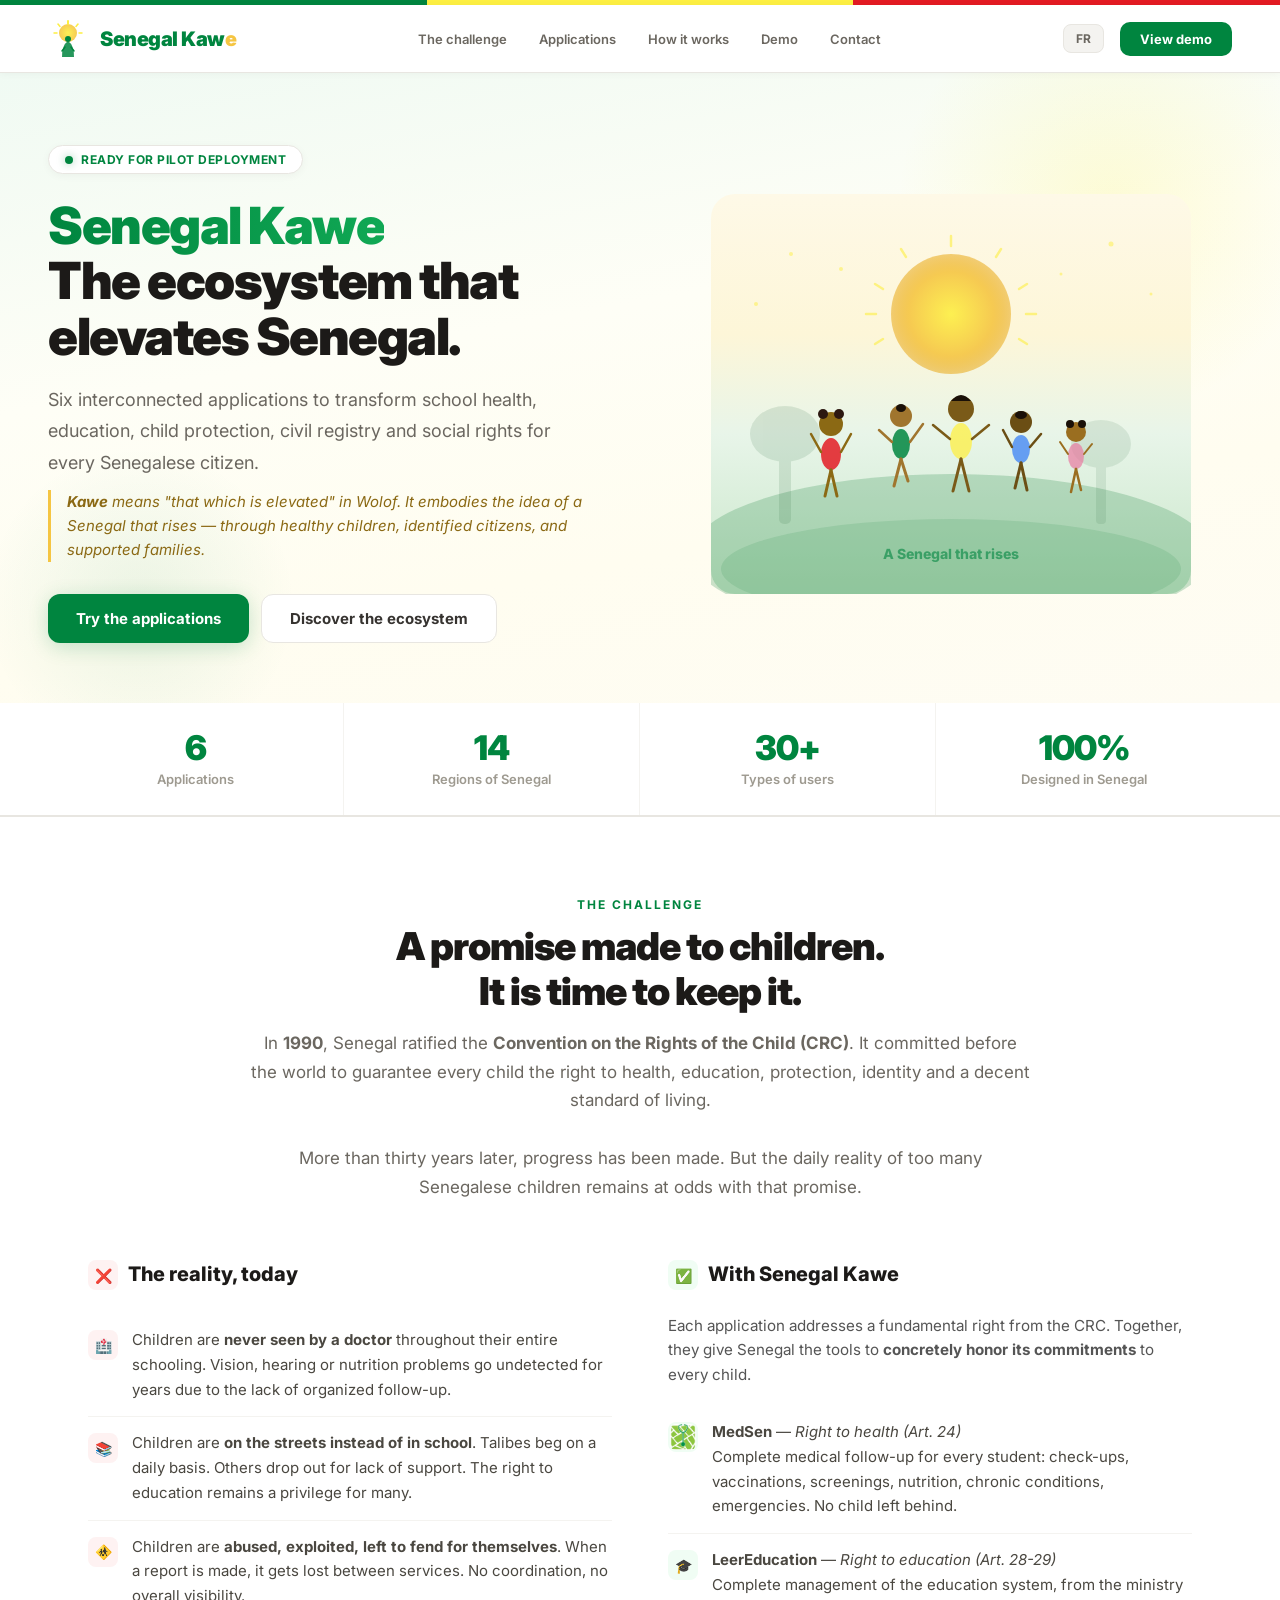
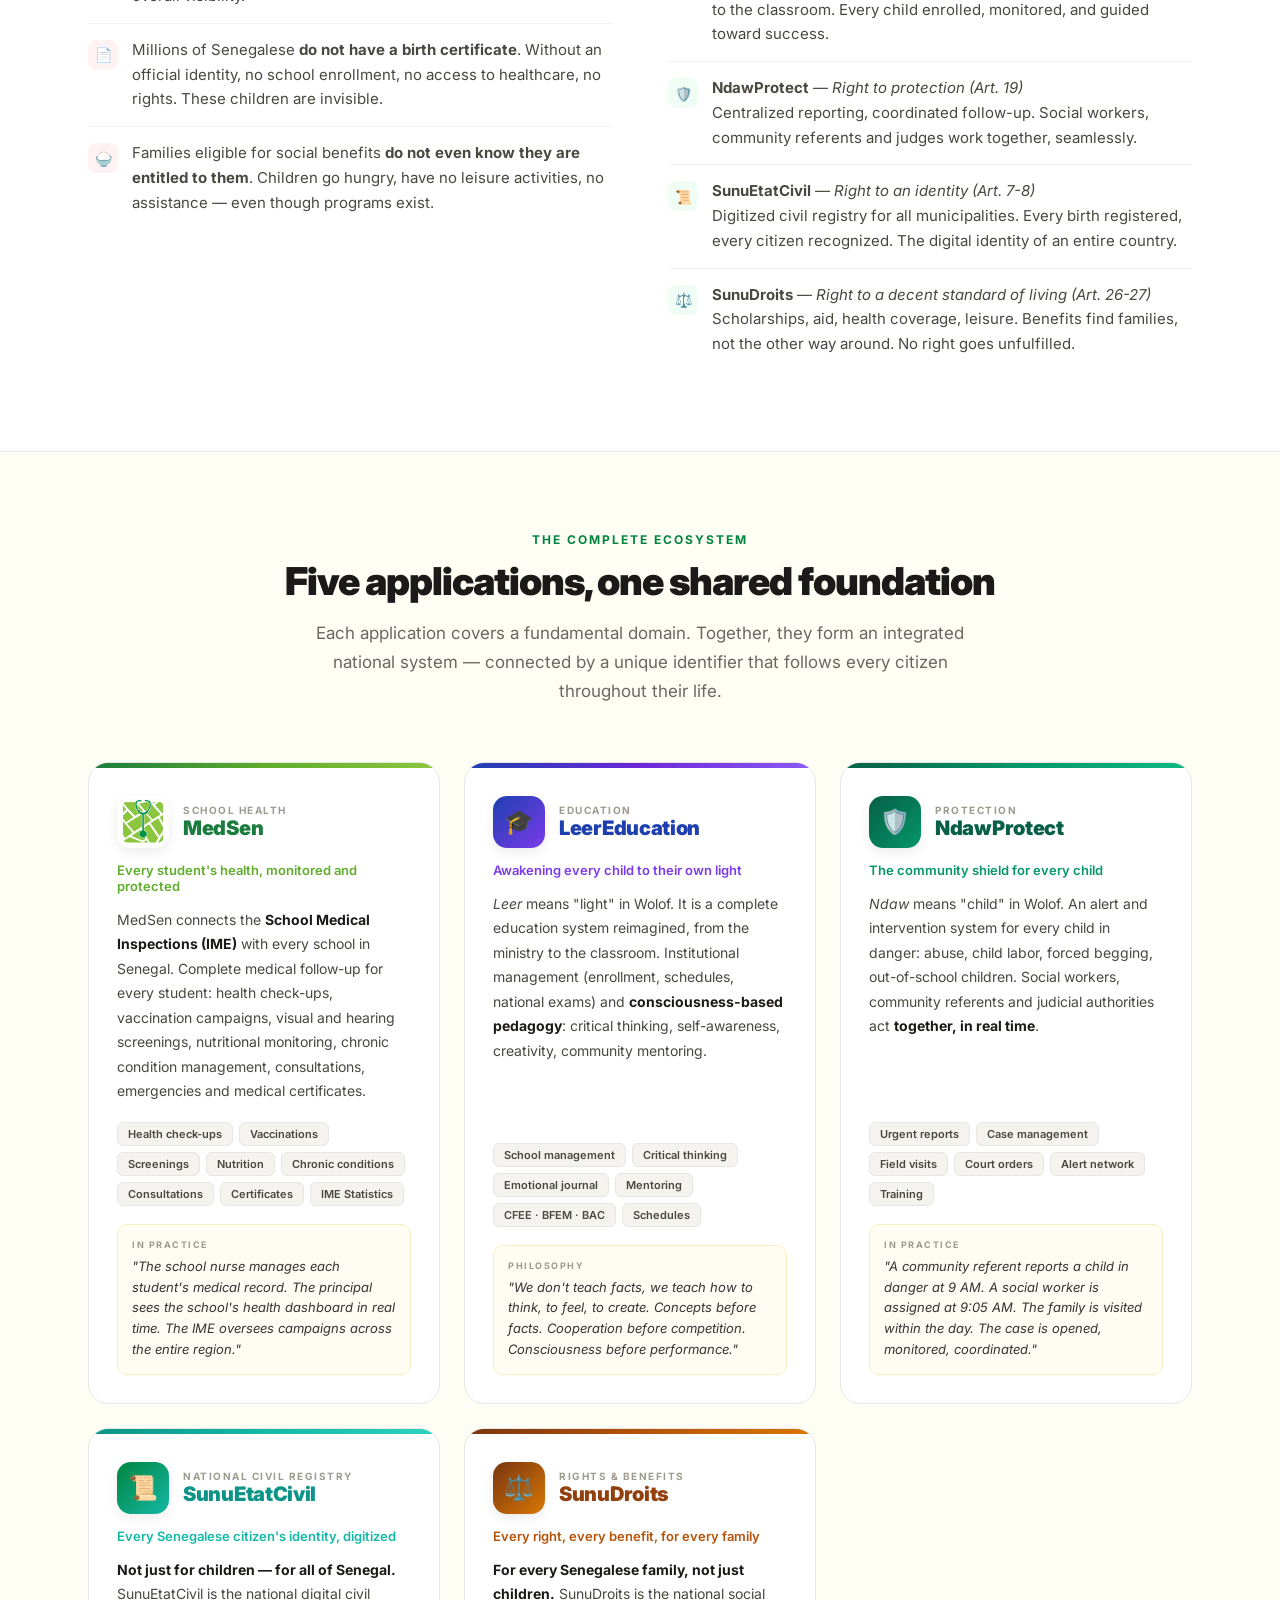
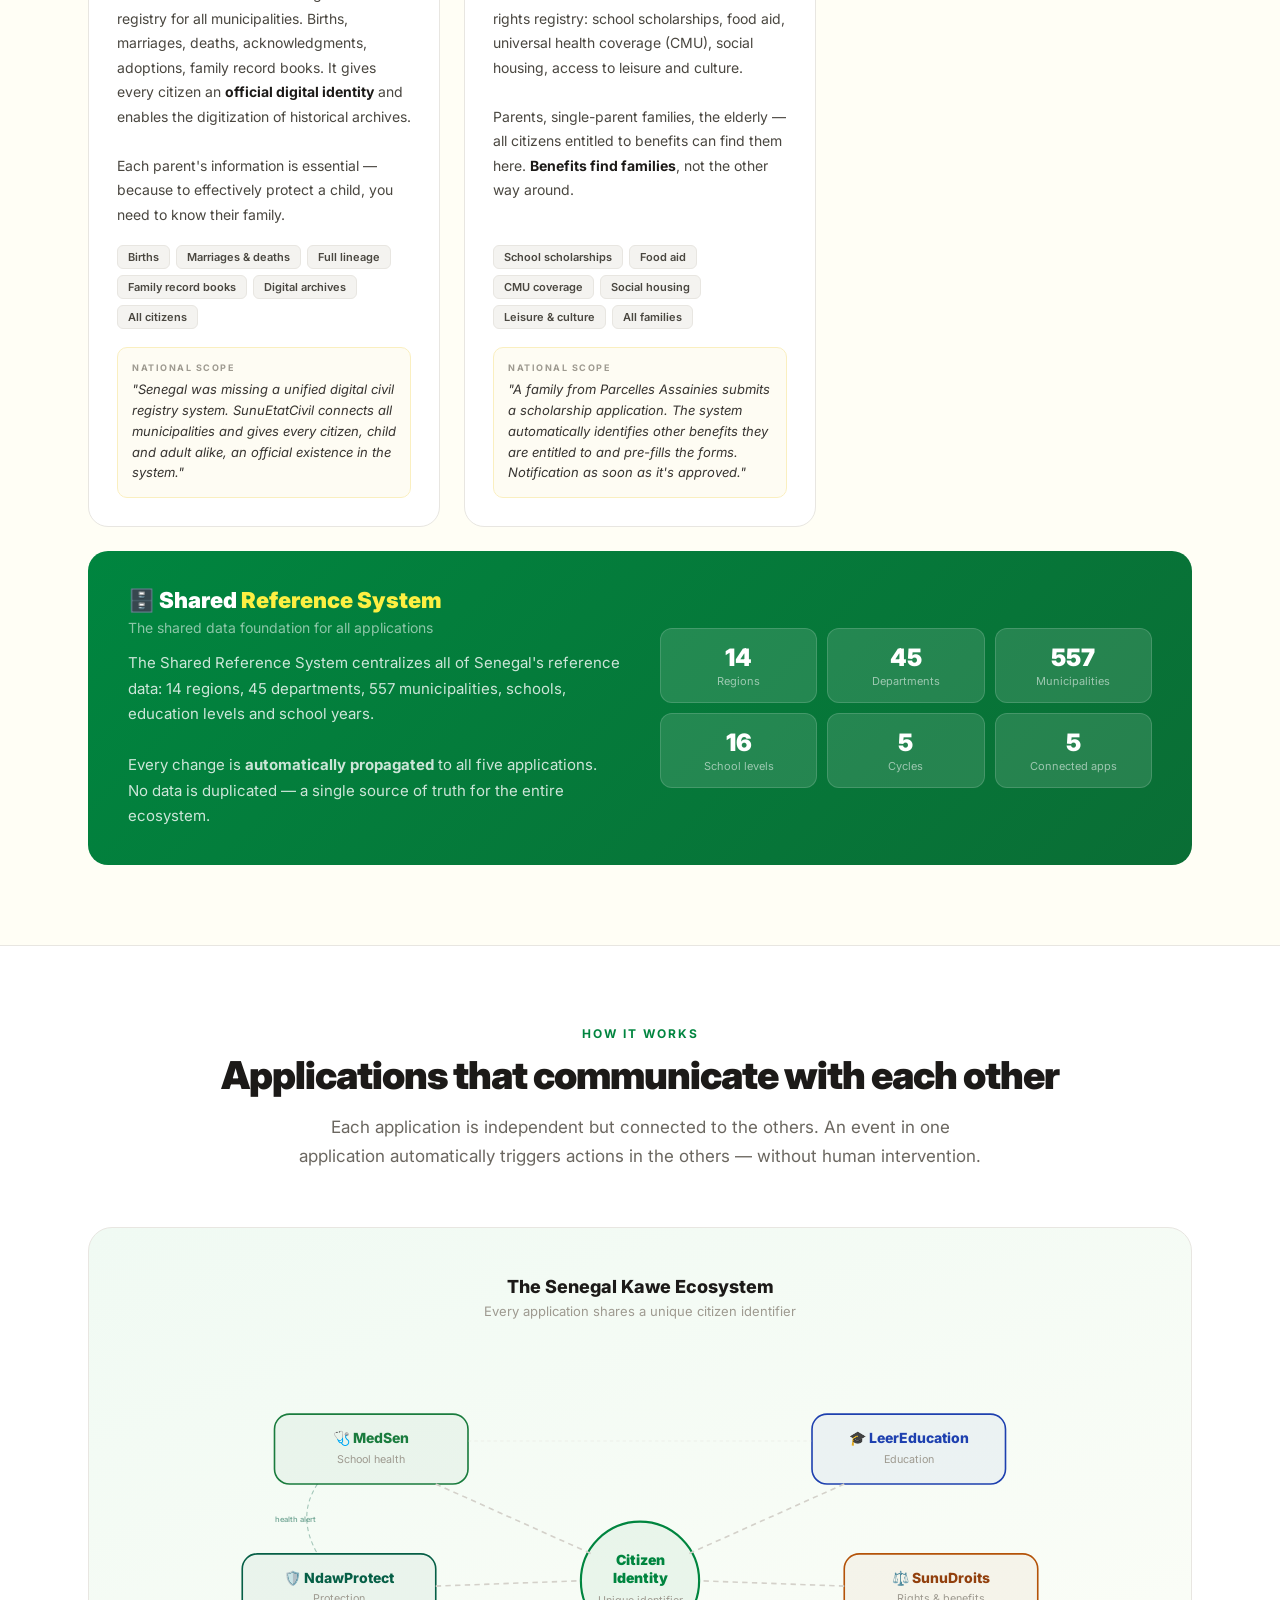
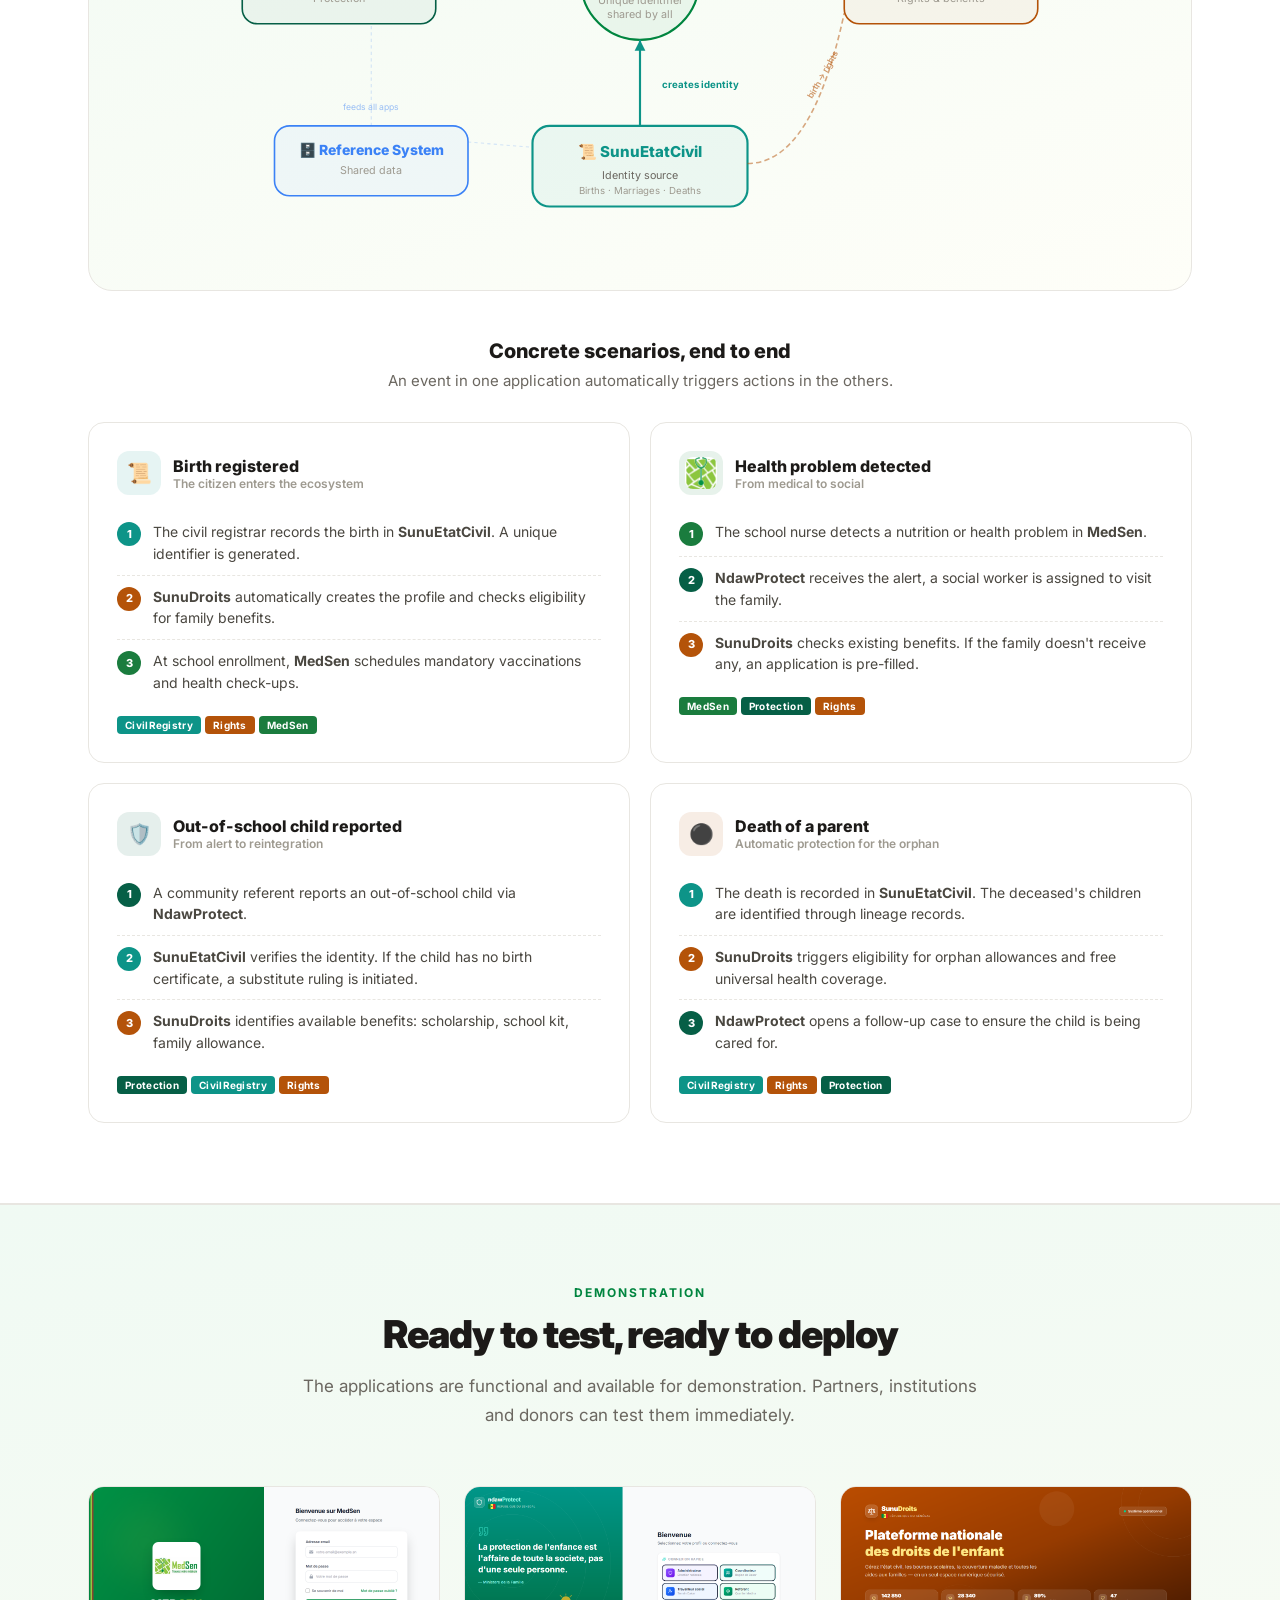
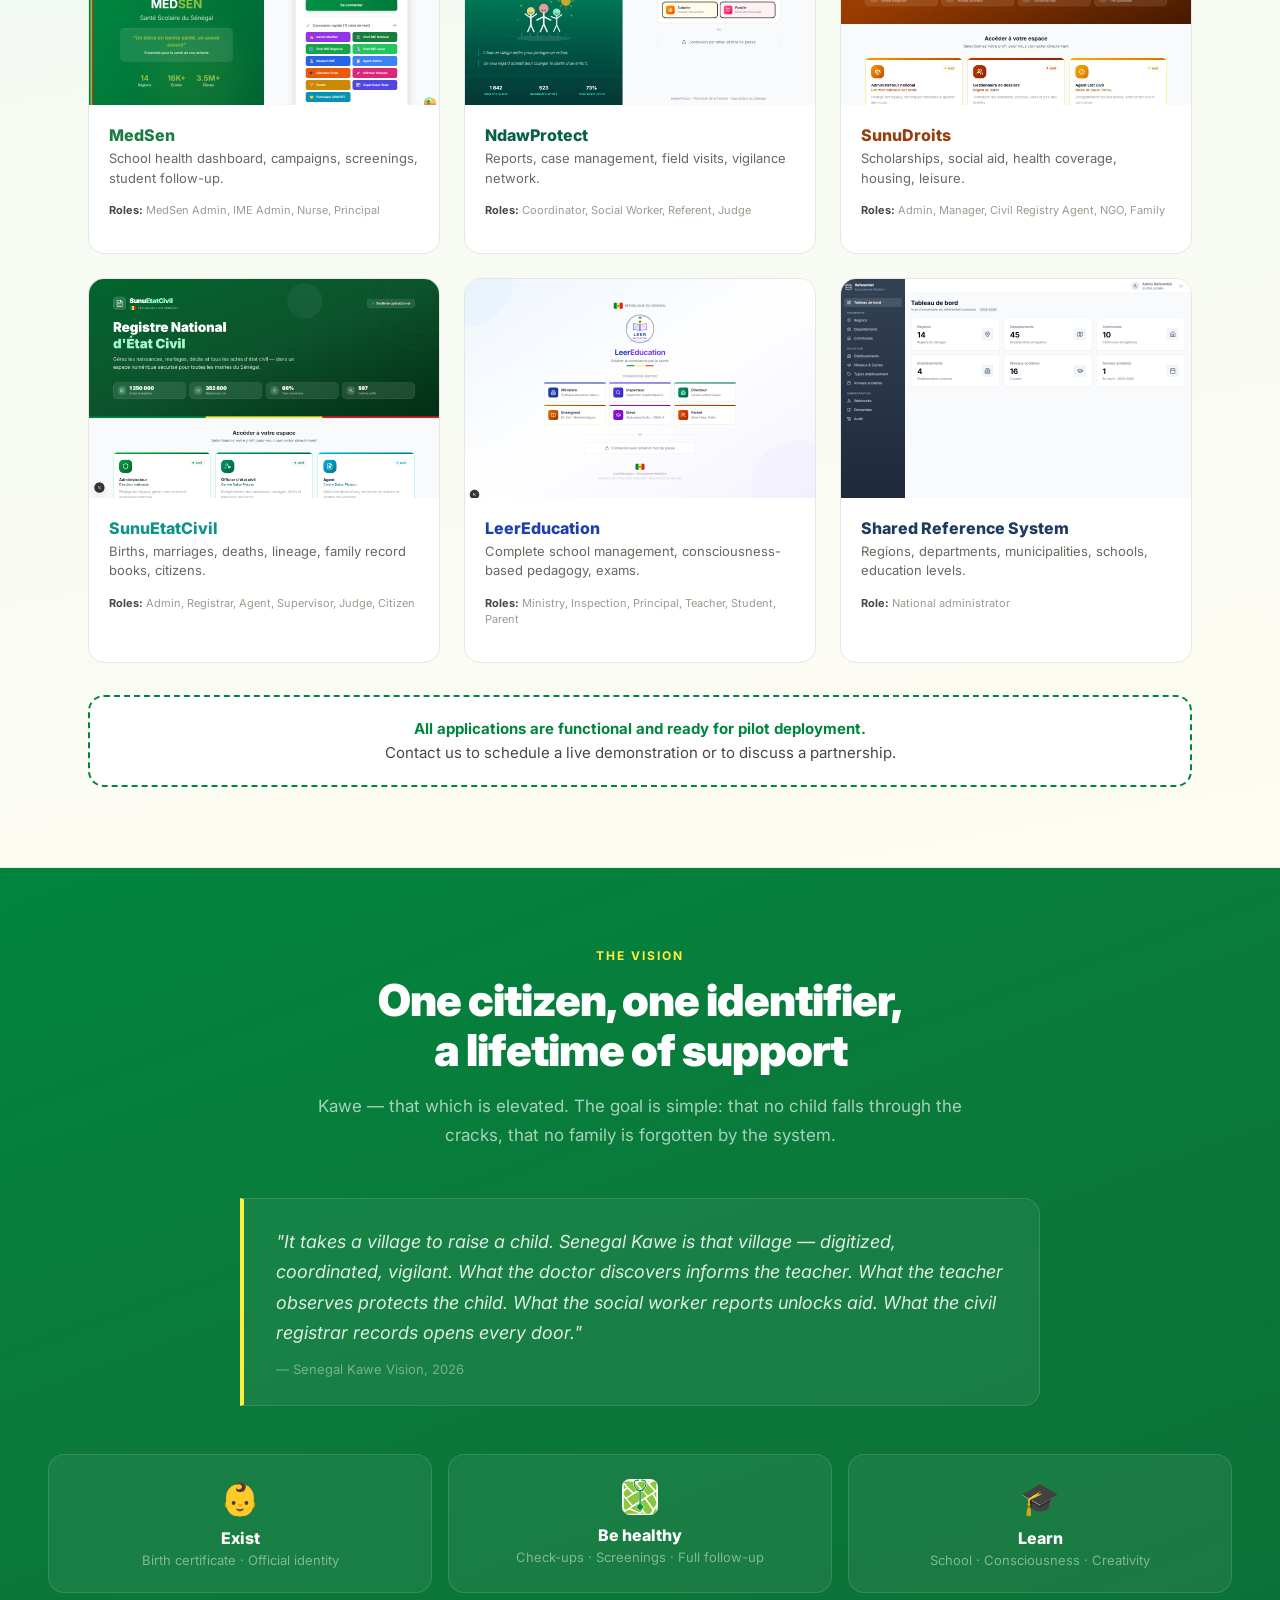
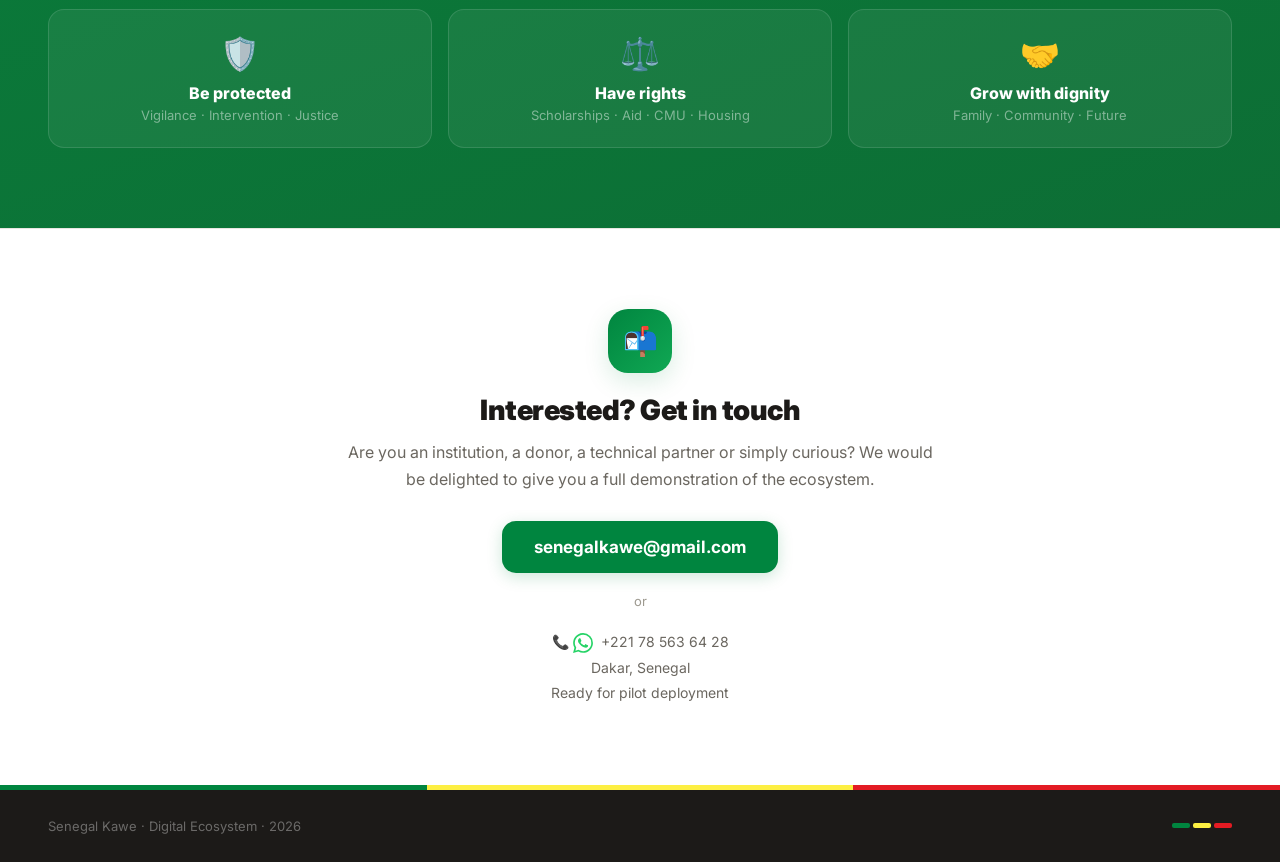
<file: en.html>
<!DOCTYPE html>
<html lang="en">
<head>
  <meta charset="UTF-8" />
  <meta name="viewport" content="width=device-width, initial-scale=1.0" />
  <title>Senegal Kawe · The digital ecosystem that elevates Senegal</title>
  <meta name="description" content="Six applications to transform school health, education, child protection, civil registry and social rights in Senegal." />
  <link rel="icon" type="image/svg+xml" href="favicon.svg">
  <link rel="preconnect" href="https://fonts.googleapis.com">
  <link rel="preconnect" href="https://fonts.gstatic.com" crossorigin>
  <link href="https://fonts.googleapis.com/css2?family=Inter:wght@400;500;600;700;800;900&display=swap" rel="stylesheet">
  <style>
    *, *::before, *::after { box-sizing: border-box; margin: 0; padding: 0; }

    :root {
      --green: #00853F;
      --green-light: #10a854;
      --gold: #FDEF42;
      --gold-warm: #f5c542;
      --red: #E31B23;
      --earth: #8B6914;
      --cream: #fffef5;
      --warm-50: #fefcf3;
      --warm-100: #fdf8e1;
      --warm-200: #faefc0;
      --gray-100: #f4f3f0;
      --gray-200: #e8e6e1;
      --gray-300: #d4d1ca;
      --gray-400: #9e9a90;
      --gray-500: #6b6760;
      --gray-600: #4a4740;
      --gray-700: #363330;
      --gray-900: #1c1a18;
    }

    html { scroll-behavior: smooth; }

    body {
      font-family: 'Inter', -apple-system, BlinkMacSystemFont, 'Segoe UI', sans-serif;
      background: var(--cream);
      color: var(--gray-700);
      min-height: 100vh;
      -webkit-font-smoothing: antialiased;
    }

    /* ═══════════ TRICOLOR ═══════════ */
    .tricolor { display: flex; height: 5px; }
    .tricolor span { flex: 1; }
    .tc-green { background: var(--green); }
    .tc-gold { background: var(--gold); }
    .tc-red { background: var(--red); }

    /* ═══════════ NAV ═══════════ */
    .nav {
      background: white;
      padding: 0 48px;
      display: flex; align-items: center; justify-content: space-between;
      height: 68px;
      position: sticky; top: 0; z-index: 100;
      border-bottom: 1px solid var(--gray-200);
      box-shadow: 0 1px 8px rgba(0,0,0,.04);
    }
    .nav-brand {
      display: flex; align-items: center; gap: 12px;
      text-decoration: none;
    }
    .nav-logo-svg { width: 40px; height: 40px; }
    .nav-name {
      font-size: 20px; font-weight: 900; color: var(--green);
      letter-spacing: -.5px;
    }
    .nav-name span { color: var(--gold-warm); }
    .nav-links { display: flex; gap: 4px; }
    .nav-links a {
      color: var(--gray-500); font-size: 13px; font-weight: 600;
      text-decoration: none; padding: 8px 14px; border-radius: 8px;
      transition: all .15s;
    }
    .nav-links a:hover { color: var(--green); background: rgba(0,133,63,.06); }
    .nav-cta {
      display: inline-flex; align-items: center; gap: 6px;
      padding: 9px 20px; border-radius: 10px;
      font-size: 13px; font-weight: 700; color: white;
      background: var(--green); text-decoration: none;
      transition: all .15s; border: none; cursor: pointer;
    }
    .nav-cta:hover { background: var(--green-light); }
    .lang-switch {
      display: inline-flex; align-items: center; gap: 4px;
      padding: 6px 12px; border-radius: 8px;
      font-size: 12px; font-weight: 700; color: var(--gray-500);
      background: var(--gray-100); border: 1px solid var(--gray-200);
      text-decoration: none; margin-right: 8px;
      transition: all .15s;
    }
    .lang-switch:hover { border-color: var(--green); color: var(--green); }

    /* ═══════════ HERO ═══════════ */
    .hero {
      background: linear-gradient(170deg, #f0faf3 0%, #fefef6 40%, #fffdf0 70%, #fefcf3 100%);
      padding: 72px 48px 60px;
      position: relative; overflow: hidden;
    }
    .hero::before {
      content: '';
      position: absolute; top: -120px; right: -80px;
      width: 500px; height: 500px;
      background: radial-gradient(circle, rgba(253,239,66,.18) 0%, transparent 60%);
      pointer-events: none;
    }
    .hero::after {
      content: '';
      position: absolute; bottom: -100px; left: -60px;
      width: 400px; height: 400px;
      background: radial-gradient(circle, rgba(0,133,63,.08) 0%, transparent 55%);
      pointer-events: none;
    }
    .hero-inner {
      max-width: 1200px; margin: 0 auto; position: relative; z-index: 1;
      display: grid; grid-template-columns: 1fr 1fr; gap: 60px; align-items: center;
    }
    .hero-badge {
      display: inline-flex; align-items: center; gap: 8px;
      background: white;
      border: 1px solid var(--gray-200);
      padding: 6px 16px; border-radius: 24px;
      margin-bottom: 24px;
      box-shadow: 0 2px 8px rgba(0,0,0,.04);
    }
    .hero-badge-dot {
      width: 8px; height: 8px; border-radius: 50%;
      background: var(--green);
      box-shadow: 0 0 8px rgba(0,133,63,.4);
      animation: pulse 2s infinite;
    }
    @keyframes pulse {
      0%, 100% { opacity: 1; }
      50% { opacity: .4; }
    }
    .hero-badge span {
      font-size: 12px; font-weight: 700; color: var(--green);
      letter-spacing: .5px; text-transform: uppercase;
    }
    .hero-title {
      font-size: clamp(34px, 4vw, 54px);
      font-weight: 900; line-height: 1.08;
      color: var(--gray-900); letter-spacing: -1.5px;
      margin-bottom: 20px;
    }
    .hero-title em {
      font-style: normal;
      background: linear-gradient(90deg, var(--green), var(--green-light));
      -webkit-background-clip: text; -webkit-text-fill-color: transparent;
      background-clip: text;
    }
    .hero-subtitle {
      font-size: 18px; color: var(--gray-500);
      line-height: 1.75; max-width: 520px; margin-bottom: 12px;
    }
    .hero-meaning {
      font-size: 15px; color: var(--earth);
      font-style: italic; line-height: 1.6;
      margin-bottom: 32px;
      padding-left: 16px;
      border-left: 3px solid var(--gold-warm);
    }
    .hero-cta { display: flex; gap: 12px; flex-wrap: wrap; }
    .btn-primary {
      display: inline-flex; align-items: center; gap: 8px;
      padding: 14px 28px; border-radius: 12px;
      font-size: 15px; font-weight: 700; color: white;
      background: var(--green);
      text-decoration: none; border: none; cursor: pointer;
      transition: all .2s;
      box-shadow: 0 4px 20px rgba(0,133,63,.2);
    }
    .btn-primary:hover { background: var(--green-light); transform: translateY(-2px); box-shadow: 0 8px 30px rgba(0,133,63,.3); }
    .btn-secondary {
      display: inline-flex; align-items: center; gap: 8px;
      padding: 14px 28px; border-radius: 12px;
      font-size: 15px; font-weight: 700; color: var(--gray-700);
      background: white;
      border: 1px solid var(--gray-200);
      text-decoration: none; cursor: pointer;
      transition: all .2s;
    }
    .btn-secondary:hover { border-color: var(--green); color: var(--green); }

    /* Hero illustration */
    .hero-visual { display: flex; justify-content: center; align-items: center; }
    .hero-illustration { width: 100%; max-width: 480px; }

    /* ═══════════ STATS ═══════════ */
    .stats-bar {
      background: white;
      border-bottom: 1px solid var(--gray-200);
      padding: 0 48px;
    }
    .stats-inner {
      max-width: 1200px; margin: 0 auto;
      display: grid; grid-template-columns: repeat(4, 1fr);
    }
    .stat-item {
      padding: 28px 20px; text-align: center;
      border-right: 1px solid var(--gray-100);
    }
    .stat-item:last-child { border-right: none; }
    .stat-val {
      font-size: 34px; font-weight: 900; color: var(--green);
      letter-spacing: -1px; line-height: 1;
    }
    .stat-label {
      font-size: 13px; font-weight: 600; color: var(--gray-400);
      margin-top: 6px;
    }

    /* ═══════════ SECTIONS SHARED ═══════════ */
    .section { max-width: 1200px; margin: 0 auto; padding: 80px 48px; }
    .section-header { text-align: center; margin-bottom: 56px; }
    .section-eyebrow {
      font-size: 12px; font-weight: 700; color: var(--green);
      letter-spacing: 2px; text-transform: uppercase;
      margin-bottom: 12px;
    }
    .section-title {
      font-size: clamp(28px, 3vw, 40px);
      font-weight: 900; color: var(--gray-900);
      letter-spacing: -1px; line-height: 1.15;
      margin-bottom: 16px;
    }
    .section-desc {
      font-size: 17px; color: var(--gray-500);
      line-height: 1.7; max-width: 700px; margin: 0 auto;
    }

    /* ═══════════ CONSTAT ═══════════ */
    .constat-section {
      background: white;
      border-top: 1px solid var(--gray-200);
      border-bottom: 1px solid var(--gray-200);
    }
    .constat-grid {
      display: grid; grid-template-columns: 1fr 1fr; gap: 56px;
    }
    .constat-col h3 {
      font-size: 20px; font-weight: 800; margin-bottom: 24px;
      display: flex; align-items: center; gap: 10px;
      color: var(--gray-900);
    }
    .constat-list { list-style: none; }
    .constat-list li {
      padding: 14px 0;
      border-bottom: 1px solid var(--gray-100);
      font-size: 15px; color: var(--gray-600);
      line-height: 1.65;
      display: flex; gap: 14px; align-items: flex-start;
    }
    .constat-list li:last-child { border-bottom: none; }
    .constat-icon {
      flex-shrink: 0; width: 30px; height: 30px; border-radius: 8px;
      display: flex; align-items: center; justify-content: center;
      font-size: 14px; margin-top: 2px;
    }
    .icon-bad { background: #fef2f2; }
    .icon-good { background: #f0fdf4; }

    /* ═══════════ APPS ═══════════ */
    .apps-section { background: var(--cream); }
    .apps-grid {
      display: grid; grid-template-columns: repeat(3, 1fr);
      gap: 24px; margin-bottom: 24px;
    }
    .app-card {
      background: white; border-radius: 20px;
      border: 1px solid var(--gray-200);
      overflow: hidden;
      transition: transform .25s, box-shadow .25s;
      display: flex; flex-direction: column;
    }
    .app-card:hover {
      transform: translateY(-6px);
      box-shadow: 0 20px 50px rgba(0,0,0,.06);
    }
    .app-card-accent { height: 5px; }
    .app-card-body { padding: 28px; flex: 1; display: flex; flex-direction: column; }
    .app-card-header { display: flex; align-items: center; gap: 14px; margin-bottom: 14px; }
    .app-icon {
      width: 52px; height: 52px; border-radius: 14px;
      display: flex; align-items: center; justify-content: center;
      font-size: 24px;
      box-shadow: 0 4px 12px rgba(0,0,0,.08);
    }
    .app-meta { flex: 1; }
    .app-pillar {
      font-size: 10px; font-weight: 700; color: var(--gray-400);
      letter-spacing: 1.5px; text-transform: uppercase;
    }
    .app-name { font-size: 20px; font-weight: 900; letter-spacing: -.3px; }
    .app-tagline { font-size: 13px; font-weight: 600; margin-bottom: 14px; }
    .app-desc {
      font-size: 14px; color: var(--gray-600);
      line-height: 1.75; flex: 1; margin-bottom: 18px;
    }
    .app-desc strong { color: var(--gray-900); }
    .app-features { display: flex; flex-wrap: wrap; gap: 6px; margin-bottom: 18px; }
    .feature {
      font-size: 11px; font-weight: 600;
      padding: 4px 10px; border-radius: 6px;
      background: var(--gray-100);
      border: 1px solid var(--gray-200);
      color: var(--gray-600);
    }
    .app-impact {
      background: var(--warm-50);
      border: 1px solid var(--warm-200);
      border-radius: 10px;
      padding: 14px;
    }
    .app-impact-label {
      font-size: 9px; font-weight: 700; color: var(--gray-400);
      text-transform: uppercase; letter-spacing: 1.5px;
      margin-bottom: 6px;
    }
    .app-impact-text {
      font-size: 13px; color: var(--gray-700);
      font-style: italic; line-height: 1.6;
    }

    /* Referentiel full width */
    .ref-card {
      background: linear-gradient(135deg, var(--green) 0%, #0a6e35 100%);
      border-radius: 20px; padding: 36px 40px;
      display: grid; grid-template-columns: 1fr 1fr; gap: 40px;
      align-items: center; color: white;
    }
    .ref-card h3 {
      font-size: 22px; font-weight: 900; margin-bottom: 6px;
    }
    .ref-card h3 span { color: var(--gold); }
    .ref-sub { font-size: 14px; color: rgba(255,255,255,.55); margin-bottom: 14px; }
    .ref-card p { font-size: 15px; color: rgba(255,255,255,.8); line-height: 1.7; }
    .ref-data-grid {
      display: grid; grid-template-columns: repeat(3, 1fr); gap: 10px;
    }
    .ref-data-item {
      background: rgba(255,255,255,.12);
      border: 1px solid rgba(255,255,255,.15);
      border-radius: 12px; padding: 14px; text-align: center;
    }
    .ref-data-val { font-size: 24px; font-weight: 900; color: white; }
    .ref-data-label {
      font-size: 11px; color: rgba(255,255,255,.55);
      margin-top: 2px;
    }

    /* ═══════════ SCHEMA ═══════════ */
    .schema-section {
      background: white;
      border-top: 1px solid var(--gray-200);
      border-bottom: 1px solid var(--gray-200);
    }
    .schema-diagram {
      background: linear-gradient(160deg, #f0faf3, #fefef8);
      border-radius: 24px; padding: 48px;
      border: 1px solid var(--gray-200);
    }
    .schema-title {
      text-align: center; color: var(--gray-900);
      font-size: 18px; font-weight: 800; margin-bottom: 6px;
    }
    .schema-subtitle {
      text-align: center; color: var(--gray-400);
      font-size: 13px; margin-bottom: 36px;
    }
    .schema-container { width: 100%; max-width: 860px; margin: 0 auto; }
    .schema-container svg { width: 100%; height: auto; }

    /* ═══════════ FLUX ═══════════ */
    .flux-section { background: var(--cream); }
    .flux-grid {
      display: grid; grid-template-columns: repeat(2, 1fr); gap: 20px;
    }
    .flux-card {
      background: white; border-radius: 16px;
      border: 1px solid var(--gray-200);
      padding: 28px; transition: transform .2s;
    }
    .flux-card:hover { transform: translateY(-3px); box-shadow: 0 12px 32px rgba(0,0,0,.05); }
    .flux-header { display: flex; align-items: center; gap: 12px; margin-bottom: 16px; }
    .flux-icon {
      width: 44px; height: 44px; border-radius: 12px;
      display: flex; align-items: center; justify-content: center;
      font-size: 20px;
    }
    .flux-title { font-size: 16px; font-weight: 800; color: var(--gray-900); }
    .flux-subtitle { font-size: 12px; color: var(--gray-400); font-weight: 600; }
    .flux-steps { list-style: none; }
    .flux-steps li {
      display: flex; gap: 12px; align-items: flex-start;
      padding: 10px 0;
      border-bottom: 1px dashed var(--gray-200);
      font-size: 14px; color: var(--gray-600); line-height: 1.55;
    }
    .flux-steps li:last-child { border-bottom: none; }
    .flux-step-num {
      flex-shrink: 0; width: 24px; height: 24px; border-radius: 50%;
      display: flex; align-items: center; justify-content: center;
      font-size: 11px; font-weight: 800; color: white; margin-top: 1px;
    }
    .flux-apps { display: flex; gap: 4px; margin-top: 12px; flex-wrap: wrap; }
    .flux-app-tag {
      font-size: 10px; font-weight: 700; padding: 3px 8px;
      border-radius: 4px; color: white; letter-spacing: .3px;
    }

    /* ═══════════ DEMO ═══════════ */
    .demo-section {
      background: linear-gradient(170deg, #f0faf3 0%, #fefcf3 100%);
      border-top: 1px solid var(--gray-200);
      border-bottom: 1px solid var(--gray-200);
    }
    .demo-grid {
      display: grid; grid-template-columns: repeat(3, 1fr);
      gap: 24px;
    }
    .demo-card {
      background: white; border-radius: 16px;
      border: 1px solid var(--gray-200);
      overflow: hidden; transition: transform .25s, box-shadow .25s;
    }
    .demo-card:hover {
      transform: translateY(-4px);
      box-shadow: 0 16px 40px rgba(0,0,0,.06);
    }
    .demo-screen {
      aspect-ratio: 16/10;
      overflow: hidden;
      background: var(--gray-100);
    }
    .demo-screen img {
      display: block;
    }

    .demo-card-body { padding: 20px; }
    .demo-card-name { font-size: 16px; font-weight: 800; margin-bottom: 4px; }
    .demo-card-desc { font-size: 13px; color: var(--gray-500); line-height: 1.5; margin-bottom: 14px; }
    .demo-card-roles {
      font-size: 11px; color: var(--gray-400); margin-bottom: 14px;
      line-height: 1.5;
    }
    .demo-card-roles strong { color: var(--gray-600); font-weight: 700; }
    .demo-btn {
      display: inline-flex; align-items: center; gap: 6px;
      padding: 8px 18px; border-radius: 8px;
      font-size: 13px; font-weight: 700; color: white;
      text-decoration: none; transition: all .15s;
    }
    .demo-btn:hover { opacity: .85; transform: translateY(-1px); }
    .demo-login {
      display: inline-flex; align-items: center; gap: 5px;
      padding: 8px 14px; border-radius: 8px;
      font-size: 12px; font-weight: 600; color: var(--gray-500);
      background: var(--gray-100); border: 1px solid var(--gray-200);
      text-decoration: none; margin-left: 6px;
      transition: all .15s;
    }
    .demo-login:hover { border-color: var(--gray-300); color: var(--gray-700); }
    .demo-note {
      text-align: center; margin-top: 32px;
      padding: 20px 28px;
      background: white;
      border: 2px dashed var(--green);
      border-radius: 16px;
    }
    .demo-note p {
      font-size: 15px; color: var(--gray-600); line-height: 1.6;
    }
    .demo-note strong { color: var(--green); }

    /* ═══════════ VISION ═══════════ */
    .vision-section {
      background: linear-gradient(160deg, var(--green) 0%, #0a7a3a 40%, #0d6e35 100%);
      padding: 80px 48px;
      color: white;
    }
    .vision-inner { max-width: 1200px; margin: 0 auto; }
    .vision-header { text-align: center; margin-bottom: 48px; }
    .vision-eyebrow {
      font-size: 12px; font-weight: 700; color: var(--gold);
      letter-spacing: 2px; text-transform: uppercase;
      margin-bottom: 12px;
    }
    .vision-title {
      font-size: clamp(28px, 3.5vw, 44px);
      font-weight: 900; letter-spacing: -1px; line-height: 1.15;
      margin-bottom: 16px;
    }
    .vision-desc {
      font-size: 17px; color: rgba(255,255,255,.65);
      line-height: 1.7; max-width: 700px; margin: 0 auto;
    }
    .vision-quote {
      max-width: 800px; margin: 0 auto 48px;
      background: rgba(255,255,255,.06);
      border: 1px solid rgba(255,255,255,.12);
      border-left: 4px solid var(--gold);
      border-radius: 0 16px 16px 0;
      padding: 28px 32px;
    }
    .vision-quote p {
      font-size: 18px; font-style: italic;
      color: rgba(255,255,255,.85); line-height: 1.7;
    }
    .vision-quote cite {
      display: block; margin-top: 12px;
      font-size: 13px; color: rgba(255,255,255,.4);
      font-style: normal;
    }
    .pillars-grid {
      display: grid; grid-template-columns: repeat(3, 1fr); gap: 16px;
    }
    .pillar {
      background: rgba(255,255,255,.06);
      border: 1px solid rgba(255,255,255,.12);
      border-radius: 16px; padding: 24px; text-align: center;
      transition: background .2s;
    }
    .pillar:hover { background: rgba(255,255,255,.12); }
    .pillar-emoji { font-size: 32px; margin-bottom: 10px; }
    .pillar-name { font-size: 16px; font-weight: 800; margin-bottom: 4px; }
    .pillar-sub { font-size: 13px; color: rgba(255,255,255,.45); }

    /* ═══════════ CONTACT ═══════════ */
    .contact-section {
      background: white;
      border-top: 1px solid var(--gray-200);
    }
    .contact-inner {
      max-width: 600px; margin: 0 auto; text-align: center;
    }
    .contact-icon {
      width: 64px; height: 64px; border-radius: 20px;
      background: linear-gradient(135deg, var(--green), var(--green-light));
      display: flex; align-items: center; justify-content: center;
      font-size: 28px; margin: 0 auto 20px;
      box-shadow: 0 8px 24px rgba(0,133,63,.15);
    }
    .contact-title {
      font-size: 28px; font-weight: 900; color: var(--gray-900);
      margin-bottom: 12px; letter-spacing: -.5px;
    }
    .contact-desc {
      font-size: 16px; color: var(--gray-500); line-height: 1.7;
      margin-bottom: 28px;
    }
    .contact-email {
      display: inline-flex; align-items: center; gap: 10px;
      padding: 16px 32px; border-radius: 14px;
      background: var(--green);
      color: white; font-size: 17px; font-weight: 700;
      text-decoration: none;
      transition: all .2s;
      box-shadow: 0 4px 16px rgba(0,133,63,.2);
    }
    .contact-email:hover { background: var(--green-light); transform: translateY(-2px); }
    .contact-or {
      margin: 20px 0; font-size: 13px; color: var(--gray-400);
    }
    .contact-details {
      font-size: 14px; color: var(--gray-500); line-height: 1.8;
    }

    /* ═══════════ FOOTER ═══════════ */
    footer {
      background: var(--gray-900);
      padding: 28px 48px;
      text-align: center;
    }
    .footer-inner {
      max-width: 1200px; margin: 0 auto;
      display: flex; justify-content: space-between; align-items: center;
    }
    .footer-text { font-size: 13px; color: rgba(255,255,255,.35); }
    .footer-flag { display: flex; gap: 3px; }
    .footer-flag div { width: 18px; height: 5px; border-radius: 2px; }

    /* ═══════════ RESPONSIVE ═══════════ */
    @media (max-width: 1024px) {
      .hero-inner { grid-template-columns: 1fr; }
      .hero-visual { justify-content: center; }
      .hero-illustration { max-width: 320px; }
      .apps-grid, .demo-grid { grid-template-columns: repeat(2, 1fr); }
    }
    @media (max-width: 768px) {
      .nav, .section, .hero, .vision-section, footer { padding-left: 20px; padding-right: 20px; }
      .nav-links { display: none; }
      .apps-grid, .flux-grid, .demo-grid { grid-template-columns: 1fr; }
      .pillars-grid { grid-template-columns: repeat(2, 1fr); }
      .constat-grid { grid-template-columns: 1fr; }
      .ref-card { grid-template-columns: 1fr; }
      .stats-inner { grid-template-columns: repeat(2, 1fr); }
    }
    @media (max-width: 480px) {
      .pillars-grid { grid-template-columns: 1fr; }
      .stats-inner { grid-template-columns: 1fr; }
      .hero-illustration { max-width: 260px; }
    }
  </style>
</head>
<body>

<!-- ═══════ TRICOLOR ═══════ -->
<div class="tricolor"><span class="tc-green"></span><span class="tc-gold"></span><span class="tc-red"></span></div>

<!-- ═══════ NAV ═══════ -->
<nav class="nav">
  <a class="nav-brand" href="#">
    <svg class="nav-logo-svg" viewBox="0 0 40 40" fill="none">
      <circle cx="20" cy="14" r="9" fill="url(#sunGrad)" opacity=".9"/>
      <line x1="20" y1="2" x2="20" y2="5" stroke="#FDEF42" stroke-width="2" stroke-linecap="round"/>
      <line x1="10" y1="5" x2="12" y2="7.5" stroke="#FDEF42" stroke-width="1.5" stroke-linecap="round"/>
      <line x1="30" y1="5" x2="28" y2="7.5" stroke="#FDEF42" stroke-width="1.5" stroke-linecap="round"/>
      <line x1="6" y1="14" x2="9" y2="14" stroke="#FDEF42" stroke-width="1.5" stroke-linecap="round"/>
      <line x1="31" y1="14" x2="34" y2="14" stroke="#FDEF42" stroke-width="1.5" stroke-linecap="round"/>
      <path d="M 14 38 Q 14 26 20 22 Q 26 26 26 38" fill="var(--green)" opacity=".85"/>
      <circle cx="20" cy="20" r="3" fill="var(--green)"/>
      <line x1="17" y1="28" x2="14" y2="32" stroke="var(--green)" stroke-width="1.5" stroke-linecap="round"/>
      <line x1="23" y1="28" x2="26" y2="32" stroke="var(--green)" stroke-width="1.5" stroke-linecap="round"/>
      <defs>
        <radialGradient id="sunGrad"><stop offset="0%" stop-color="#FDEF42"/><stop offset="100%" stop-color="#f5c542"/></radialGradient>
      </defs>
    </svg>
    <div class="nav-name">Senegal Kaw<span>e</span></div>
  </a>
  <div class="nav-links">
    <a href="#challenge">The challenge</a>
    <a href="#applications">Applications</a>
    <a href="#how-it-works">How it works</a>
    <a href="#demo">Demo</a>
    <a href="#contact">Contact</a>
  </div>
  <div style="display:flex;align-items:center;gap:8px;">
    <a href="index.html" class="lang-switch">FR</a>
    <a href="#demo" class="nav-cta">View demo</a>
  </div>
</nav>

<!-- ═══════ HERO ═══════ -->
<section class="hero">
  <div class="hero-inner">
    <div>
      <div class="hero-badge">
        <div class="hero-badge-dot"></div>
        <span>Ready for pilot deployment</span>
      </div>
      <h1 class="hero-title">
        <em>Senegal Kawe</em><br>
        The ecosystem that<br>
        elevates Senegal.
      </h1>
      <p class="hero-subtitle">
        Six interconnected applications to transform
        school health, education, child protection,
        civil registry and social rights for every Senegalese citizen.
      </p>
      <p class="hero-meaning">
        <strong>Kawe</strong> means "that which is elevated" in Wolof.
        It embodies the idea of a Senegal that rises — through healthy children,
        identified citizens, and supported families.
      </p>
      <div class="hero-cta">
        <a href="#demo" class="btn-primary">Try the applications</a>
        <a href="#applications" class="btn-secondary">Discover the ecosystem</a>
      </div>
    </div>
    <div class="hero-visual">
      <svg class="hero-illustration" viewBox="0 0 480 400" fill="none" xmlns="http://www.w3.org/2000/svg">
        <rect width="480" height="400" rx="24" fill="url(#skyGrad)"/>
        <circle cx="240" cy="120" r="60" fill="url(#sunBig)" opacity=".9"/>
        <g stroke="#FDEF42" stroke-width="2.5" stroke-linecap="round" opacity=".6">
          <line x1="240" y1="42" x2="240" y2="52"/>
          <line x1="290" y1="55" x2="285" y2="63"/>
          <line x1="190" y1="55" x2="195" y2="63"/>
          <line x1="316" y1="90" x2="308" y2="95"/>
          <line x1="164" y1="90" x2="172" y2="95"/>
          <line x1="325" y1="120" x2="315" y2="120"/>
          <line x1="155" y1="120" x2="165" y2="120"/>
          <line x1="316" y1="150" x2="308" y2="145"/>
          <line x1="164" y1="150" x2="172" y2="145"/>
        </g>
        <ellipse cx="240" cy="360" rx="260" ry="80" fill="#2d8a4e" opacity=".25"/>
        <ellipse cx="240" cy="375" rx="230" ry="50" fill="#2d8a4e" opacity=".15"/>
        <g opacity=".12">
          <rect x="68" y="240" width="12" height="90" rx="5" fill="#1a5c2e"/>
          <ellipse cx="74" cy="240" rx="35" ry="28" fill="#1a5c2e"/>
        </g>
        <g opacity=".1">
          <rect x="385" y="250" width="10" height="80" rx="4" fill="#1a5c2e"/>
          <ellipse cx="390" cy="250" rx="30" ry="24" fill="#1a5c2e"/>
        </g>
        <g transform="translate(120, 230)">
          <circle cx="0" cy="0" r="12" fill="#8B6914"/>
          <ellipse cx="0" cy="30" rx="10" ry="16" fill="var(--red)" opacity=".85"/>
          <line x1="0" y1="46" x2="-6" y2="72" stroke="#8B6914" stroke-width="3" stroke-linecap="round"/>
          <line x1="0" y1="46" x2="6" y2="72" stroke="#8B6914" stroke-width="3" stroke-linecap="round"/>
          <line x1="-10" y1="28" x2="-20" y2="10" stroke="#8B6914" stroke-width="2.5" stroke-linecap="round"/>
          <line x1="10" y1="28" x2="20" y2="10" stroke="#8B6914" stroke-width="2.5" stroke-linecap="round"/>
          <circle cx="-8" cy="-10" r="5" fill="#2c1810"/>
          <circle cx="8" cy="-10" r="5" fill="#2c1810"/>
        </g>
        <g transform="translate(190, 222)">
          <circle cx="0" cy="0" r="11" fill="#a0752e"/>
          <ellipse cx="0" cy="28" rx="9" ry="15" fill="var(--green)" opacity=".85"/>
          <line x1="0" y1="43" x2="-7" y2="70" stroke="#a0752e" stroke-width="3" stroke-linecap="round"/>
          <line x1="0" y1="43" x2="7" y2="65" stroke="#a0752e" stroke-width="3" stroke-linecap="round"/>
          <line x1="-9" y1="26" x2="-22" y2="14" stroke="#a0752e" stroke-width="2.5" stroke-linecap="round"/>
          <line x1="9" y1="26" x2="22" y2="8" stroke="#a0752e" stroke-width="2.5" stroke-linecap="round"/>
          <ellipse cx="0" cy="-8" rx="5" ry="4" fill="#1a1008"/>
        </g>
        <g transform="translate(250, 215)">
          <circle cx="0" cy="0" r="13" fill="#7a5a18"/>
          <ellipse cx="0" cy="32" rx="11" ry="18" fill="#FDEF42" opacity=".75"/>
          <line x1="0" y1="50" x2="-8" y2="82" stroke="#7a5a18" stroke-width="3" stroke-linecap="round"/>
          <line x1="0" y1="50" x2="8" y2="82" stroke="#7a5a18" stroke-width="3" stroke-linecap="round"/>
          <line x1="-11" y1="30" x2="-28" y2="16" stroke="#7a5a18" stroke-width="2.5" stroke-linecap="round"/>
          <line x1="11" y1="30" x2="28" y2="16" stroke="#7a5a18" stroke-width="2.5" stroke-linecap="round"/>
          <path d="M -10 -8 Q 0 -20 10 -8" fill="#1a1008"/>
        </g>
        <g transform="translate(310, 228)">
          <circle cx="0" cy="0" r="11" fill="#6b4e14"/>
          <ellipse cx="0" cy="27" rx="9" ry="14" fill="#3b82f6" opacity=".75"/>
          <line x1="0" y1="41" x2="-6" y2="66" stroke="#6b4e14" stroke-width="3" stroke-linecap="round"/>
          <line x1="0" y1="41" x2="6" y2="68" stroke="#6b4e14" stroke-width="3" stroke-linecap="round"/>
          <line x1="-9" y1="25" x2="-18" y2="8" stroke="#6b4e14" stroke-width="2.5" stroke-linecap="round"/>
          <line x1="9" y1="25" x2="20" y2="12" stroke="#6b4e14" stroke-width="2.5" stroke-linecap="round"/>
          <ellipse cx="0" cy="-7" rx="6" ry="4" fill="#1a1008"/>
        </g>
        <g transform="translate(365, 238)">
          <circle cx="0" cy="0" r="10" fill="#9a6e20"/>
          <ellipse cx="0" cy="24" rx="8" ry="13" fill="#e879a0" opacity=".7"/>
          <line x1="0" y1="37" x2="-5" y2="60" stroke="#9a6e20" stroke-width="2.5" stroke-linecap="round"/>
          <line x1="0" y1="37" x2="5" y2="58" stroke="#9a6e20" stroke-width="2.5" stroke-linecap="round"/>
          <line x1="-8" y1="22" x2="-16" y2="10" stroke="#9a6e20" stroke-width="2" stroke-linecap="round"/>
          <line x1="8" y1="22" x2="16" y2="12" stroke="#9a6e20" stroke-width="2" stroke-linecap="round"/>
          <circle cx="-6" cy="-8" r="4" fill="#1a1008"/>
          <circle cx="6" cy="-8" r="4" fill="#1a1008"/>
        </g>
        <g fill="var(--gold)" opacity=".5">
          <circle cx="80" cy="60" r="2"/>
          <circle cx="400" cy="50" r="2.5"/>
          <circle cx="350" cy="80" r="1.5"/>
          <circle cx="130" cy="75" r="2"/>
          <circle cx="440" cy="100" r="1.5"/>
          <circle cx="45" cy="110" r="2"/>
        </g>
        <text x="240" y="365" text-anchor="middle" fill="var(--green)" font-size="14" font-weight="800" opacity=".6">A Senegal that rises</text>
        <defs>
          <linearGradient id="skyGrad" x1="0" y1="0" x2="0" y2="1">
            <stop offset="0%" stop-color="#fef9e7"/>
            <stop offset="35%" stop-color="#fdf6d8"/>
            <stop offset="60%" stop-color="#e8f5e9"/>
            <stop offset="100%" stop-color="#c8e6c9"/>
          </linearGradient>
          <radialGradient id="sunBig">
            <stop offset="0%" stop-color="#FDEF42"/>
            <stop offset="70%" stop-color="#f5c542"/>
            <stop offset="100%" stop-color="#e8a817" stop-opacity=".6"/>
          </radialGradient>
        </defs>
      </svg>
    </div>
  </div>
</section>

<!-- ═══════ STATS ═══════ -->
<div class="stats-bar">
  <div class="stats-inner">
    <div class="stat-item">
      <div class="stat-val">6</div>
      <div class="stat-label">Applications</div>
    </div>
    <div class="stat-item">
      <div class="stat-val">14</div>
      <div class="stat-label">Regions of Senegal</div>
    </div>
    <div class="stat-item">
      <div class="stat-val">30+</div>
      <div class="stat-label">Types of users</div>
    </div>
    <div class="stat-item">
      <div class="stat-val">100%</div>
      <div class="stat-label">Designed in Senegal</div>
    </div>
  </div>
</div>

<!-- ═══════ THE CHALLENGE ═══════ -->
<section class="constat-section" id="challenge">
  <div class="section">
    <div class="section-header">
      <div class="section-eyebrow">The challenge</div>
      <h2 class="section-title">A promise made to children.<br>It is time to keep it.</h2>
      <p class="section-desc" style="max-width:780px">
        In <strong>1990</strong>, Senegal ratified the <strong>Convention on the Rights of the Child (CRC)</strong>.
        It committed before the world to guarantee every child the right to health, education,
        protection, identity and a decent standard of living.<br><br>
        More than thirty years later, progress has been made. But the daily reality
        of too many Senegalese children remains at odds with that promise.
      </p>
    </div>
    <div class="constat-grid">
      <div class="constat-col">
        <h3><span class="constat-icon icon-bad">&#10060;</span> The reality, today</h3>
        <ul class="constat-list">
          <li>
            <span class="constat-icon icon-bad">&#127973;</span>
            <span>Children are <strong>never seen by a doctor</strong> throughout their entire schooling.
            Vision, hearing or nutrition problems go undetected for years
            due to the lack of organized follow-up.</span>
          </li>
          <li>
            <span class="constat-icon icon-bad">&#128218;</span>
            <span>Children are <strong>on the streets instead of in school</strong>.
            Talibes beg on a daily basis. Others drop out for lack of support.
            The right to education remains a privilege for many.</span>
          </li>
          <li>
            <span class="constat-icon icon-bad">&#128696;</span>
            <span>Children are <strong>abused, exploited, left to fend for themselves</strong>.
            When a report is made, it gets lost between services.
            No coordination, no overall visibility.</span>
          </li>
          <li>
            <span class="constat-icon icon-bad">&#128196;</span>
            <span>Millions of Senegalese <strong>do not have a birth certificate</strong>.
            Without an official identity, no school enrollment, no access to healthcare,
            no rights. These children are invisible.</span>
          </li>
          <li>
            <span class="constat-icon icon-bad">&#127834;</span>
            <span>Families eligible for social benefits <strong>do not even know
            they are entitled to them</strong>. Children go hungry,
            have no leisure activities, no assistance — even though programs exist.</span>
          </li>
        </ul>
      </div>
      <div class="constat-col">
        <h3><span class="constat-icon icon-good">&#9989;</span> With Senegal Kawe</h3>
        <p style="font-size:0.95rem; color:#555; margin-bottom:1.2rem; line-height:1.6">
          Each application addresses a fundamental right from the CRC.
          Together, they give Senegal the tools to <strong>concretely honor
          its commitments</strong> to every child.
        </p>
        <ul class="constat-list">
          <li>
            <span class="constat-icon icon-good" style="padding:2px;overflow:hidden"><img src="logos/medsen.jpg" alt="MedSen" style="width:100%;height:100%;object-fit:cover;border-radius:6px"></span>
            <span><strong>MedSen</strong> — <em>Right to health (Art. 24)</em><br>
            Complete medical follow-up for every student: check-ups, vaccinations, screenings,
            nutrition, chronic conditions, emergencies. No child left behind.</span>
          </li>
          <li>
            <span class="constat-icon icon-good">&#127891;</span>
            <span><strong>LeerEducation</strong> — <em>Right to education (Art. 28-29)</em><br>
            Complete management of the education system, from the ministry to the classroom.
            Every child enrolled, monitored, and guided toward success.</span>
          </li>
          <li>
            <span class="constat-icon icon-good">&#128737;&#65039;</span>
            <span><strong>NdawProtect</strong> — <em>Right to protection (Art. 19)</em><br>
            Centralized reporting, coordinated follow-up. Social workers,
            community referents and judges work together, seamlessly.</span>
          </li>
          <li>
            <span class="constat-icon icon-good">&#128220;</span>
            <span><strong>SunuEtatCivil</strong> — <em>Right to an identity (Art. 7-8)</em><br>
            Digitized civil registry for all municipalities. Every birth registered,
            every citizen recognized. The digital identity of an entire country.</span>
          </li>
          <li>
            <span class="constat-icon icon-good">&#9878;&#65039;</span>
            <span><strong>SunuDroits</strong> — <em>Right to a decent standard of living (Art. 26-27)</em><br>
            Scholarships, aid, health coverage, leisure. Benefits find families,
            not the other way around. No right goes unfulfilled.</span>
          </li>
        </ul>
      </div>
    </div>
  </div>
</section>

<!-- ═══════ THE APPLICATIONS ═══════ -->
<section class="apps-section" id="applications">
  <div class="section">
    <div class="section-header">
      <div class="section-eyebrow">The complete ecosystem</div>
      <h2 class="section-title">Five applications, one shared foundation</h2>
      <p class="section-desc">
        Each application covers a fundamental domain. Together, they form
        an integrated national system — connected by a unique identifier
        that follows every citizen throughout their life.
      </p>
    </div>

    <div class="apps-grid">

      <!-- MedSen -->
      <div class="app-card">
        <div class="app-card-accent" style="background: linear-gradient(90deg, #1A7C3E, #5FAD2D, #8DC63F)"></div>
        <div class="app-card-body">
          <div class="app-card-header">
            <div class="app-icon" style="background: #fff; padding: 4px; overflow: hidden"><img src="logos/medsen.jpg" alt="MedSen" style="width:100%; height:100%; object-fit:cover; border-radius:10px"></div>
            <div class="app-meta">
              <div class="app-pillar">School health</div>
              <div class="app-name" style="color: #1A7C3E">MedSen</div>
            </div>
          </div>
          <div class="app-tagline" style="color: #5FAD2D">Every student's health, monitored and protected</div>
          <p class="app-desc">
            MedSen connects the <strong>School Medical Inspections (IME)</strong> with every
            school in Senegal. Complete medical follow-up for every student:
            health check-ups, vaccination campaigns, visual and hearing screenings,
            nutritional monitoring, chronic condition management, consultations,
            emergencies and medical certificates.
          </p>
          <div class="app-features">
            <span class="feature">Health check-ups</span>
            <span class="feature">Vaccinations</span>
            <span class="feature">Screenings</span>
            <span class="feature">Nutrition</span>
            <span class="feature">Chronic conditions</span>
            <span class="feature">Consultations</span>
            <span class="feature">Certificates</span>
            <span class="feature">IME Statistics</span>
          </div>
          <div class="app-impact">
            <div class="app-impact-label">In practice</div>
            <div class="app-impact-text">
              "The school nurse manages each student's medical record.
              The principal sees the school's health dashboard in real time.
              The IME oversees campaigns across the entire region."
            </div>
          </div>
        </div>
      </div>

      <!-- LeerEducation -->
      <div class="app-card">
        <div class="app-card-accent" style="background: linear-gradient(90deg, #1e40af, #6d28d9, #8b5cf6)"></div>
        <div class="app-card-body">
          <div class="app-card-header">
            <div class="app-icon" style="background: linear-gradient(135deg, #1e40af, #7c3aed)">&#127891;</div>
            <div class="app-meta">
              <div class="app-pillar">Education</div>
              <div class="app-name" style="color: #1e40af">LeerEducation</div>
            </div>
          </div>
          <div class="app-tagline" style="color: #7c3aed">Awakening every child to their own light</div>
          <p class="app-desc">
            <em>Leer</em> means "light" in Wolof. It is a complete education system
            reimagined, from the ministry to the classroom.
            Institutional management (enrollment, schedules, national exams)
            and <strong>consciousness-based pedagogy</strong>: critical thinking,
            self-awareness, creativity, community mentoring.
          </p>
          <div class="app-features">
            <span class="feature">School management</span>
            <span class="feature">Critical thinking</span>
            <span class="feature">Emotional journal</span>
            <span class="feature">Mentoring</span>
            <span class="feature">CFEE &middot; BFEM &middot; BAC</span>
            <span class="feature">Schedules</span>
          </div>
          <div class="app-impact">
            <div class="app-impact-label">Philosophy</div>
            <div class="app-impact-text">
              "We don't teach facts, we teach how to think, to feel, to create.
              Concepts before facts. Cooperation before competition.
              Consciousness before performance."
            </div>
          </div>
        </div>
      </div>

      <!-- NdawProtect -->
      <div class="app-card">
        <div class="app-card-accent" style="background: linear-gradient(90deg, #065f46, #059669, #10b981)"></div>
        <div class="app-card-body">
          <div class="app-card-header">
            <div class="app-icon" style="background: linear-gradient(135deg, #065f46, #059669)">&#128737;&#65039;</div>
            <div class="app-meta">
              <div class="app-pillar">Protection</div>
              <div class="app-name" style="color: #065f46">NdawProtect</div>
            </div>
          </div>
          <div class="app-tagline" style="color: #059669">The community shield for every child</div>
          <p class="app-desc">
            <em>Ndaw</em> means "child" in Wolof.
            An alert and intervention system for every child in danger:
            abuse, child labor, forced begging, out-of-school children.
            Social workers, community referents and judicial authorities
            act <strong>together, in real time</strong>.
          </p>
          <div class="app-features">
            <span class="feature">Urgent reports</span>
            <span class="feature">Case management</span>
            <span class="feature">Field visits</span>
            <span class="feature">Court orders</span>
            <span class="feature">Alert network</span>
            <span class="feature">Training</span>
          </div>
          <div class="app-impact">
            <div class="app-impact-label">In practice</div>
            <div class="app-impact-text">
              "A community referent reports a child in danger at 9 AM.
              A social worker is assigned at 9:05 AM. The family is visited
              within the day. The case is opened, monitored, coordinated."
            </div>
          </div>
        </div>
      </div>

      <!-- SunuEtatCivil -->
      <div class="app-card">
        <div class="app-card-accent" style="background: linear-gradient(90deg, #0d9488, #14b8a6, #2dd4bf)"></div>
        <div class="app-card-body">
          <div class="app-card-header">
            <div class="app-icon" style="background: linear-gradient(135deg, #00853F, #14b8a6)">&#128220;</div>
            <div class="app-meta">
              <div class="app-pillar">National civil registry</div>
              <div class="app-name" style="color: #0d9488">SunuEtatCivil</div>
            </div>
          </div>
          <div class="app-tagline" style="color: #14b8a6">Every Senegalese citizen's identity, digitized</div>
          <p class="app-desc">
            <strong>Not just for children — for all of Senegal.</strong>
            SunuEtatCivil is the national digital civil registry for all municipalities.
            Births, marriages, deaths, acknowledgments, adoptions, family record books.
            It gives every citizen an <strong>official digital identity</strong>
            and enables the digitization of historical archives.
            <br><br>
            Each parent's information is essential — because to effectively protect a child,
            you need to know their family.
          </p>
          <div class="app-features">
            <span class="feature">Births</span>
            <span class="feature">Marriages & deaths</span>
            <span class="feature">Full lineage</span>
            <span class="feature">Family record books</span>
            <span class="feature">Digital archives</span>
            <span class="feature">All citizens</span>
          </div>
          <div class="app-impact">
            <div class="app-impact-label">National scope</div>
            <div class="app-impact-text">
              "Senegal was missing a unified digital civil registry system.
              SunuEtatCivil connects all municipalities and gives every citizen,
              child and adult alike, an official existence in the system."
            </div>
          </div>
        </div>
      </div>

      <!-- SunuDroits -->
      <div class="app-card">
        <div class="app-card-accent" style="background: linear-gradient(90deg, #78350f, #b45309, #d97706)"></div>
        <div class="app-card-body">
          <div class="app-card-header">
            <div class="app-icon" style="background: linear-gradient(135deg, #78350f, #d97706)">&#9878;&#65039;</div>
            <div class="app-meta">
              <div class="app-pillar">Rights & benefits</div>
              <div class="app-name" style="color: #92400e">SunuDroits</div>
            </div>
          </div>
          <div class="app-tagline" style="color: #b45309">Every right, every benefit, for every family</div>
          <p class="app-desc">
            <strong>For every Senegalese family, not just children.</strong>
            SunuDroits is the national social rights registry:
            school scholarships, food aid, universal health coverage (CMU),
            social housing, access to leisure and culture.
            <br><br>
            Parents, single-parent families, the elderly — all citizens
            entitled to benefits can find them here. <strong>Benefits find
            families</strong>, not the other way around.
          </p>
          <div class="app-features">
            <span class="feature">School scholarships</span>
            <span class="feature">Food aid</span>
            <span class="feature">CMU coverage</span>
            <span class="feature">Social housing</span>
            <span class="feature">Leisure & culture</span>
            <span class="feature">All families</span>
          </div>
          <div class="app-impact">
            <div class="app-impact-label">National scope</div>
            <div class="app-impact-text">
              "A family from Parcelles Assainies submits a scholarship application.
              The system automatically identifies other benefits they are entitled to
              and pre-fills the forms. Notification as soon as it's approved."
            </div>
          </div>
        </div>
      </div>

      <!-- Empty for alignment -->
      <div></div>

    </div>

    <!-- Referentiel Commun -->
    <div class="ref-card">
      <div>
        <h3>&#128452;&#65039; Shared <span>Reference System</span></h3>
        <div class="ref-sub">The shared data foundation for all applications</div>
        <p>
          The Shared Reference System centralizes all of Senegal's reference data:
          14 regions, 45 departments, 557 municipalities, schools,
          education levels and school years.
          <br><br>
          Every change is <strong>automatically propagated</strong> to all five applications.
          No data is duplicated — a single source of truth for the entire ecosystem.
        </p>
      </div>
      <div class="ref-data-grid">
        <div class="ref-data-item">
          <div class="ref-data-val">14</div>
          <div class="ref-data-label">Regions</div>
        </div>
        <div class="ref-data-item">
          <div class="ref-data-val">45</div>
          <div class="ref-data-label">Departments</div>
        </div>
        <div class="ref-data-item">
          <div class="ref-data-val">557</div>
          <div class="ref-data-label">Municipalities</div>
        </div>
        <div class="ref-data-item">
          <div class="ref-data-val">16</div>
          <div class="ref-data-label">School levels</div>
        </div>
        <div class="ref-data-item">
          <div class="ref-data-val">5</div>
          <div class="ref-data-label">Cycles</div>
        </div>
        <div class="ref-data-item">
          <div class="ref-data-val">5</div>
          <div class="ref-data-label">Connected apps</div>
        </div>
      </div>
    </div>

  </div>
</section>

<!-- ═══════ HOW IT WORKS ═══════ -->
<section class="schema-section" id="how-it-works">
  <div class="section">
    <div class="section-header">
      <div class="section-eyebrow">How it works</div>
      <h2 class="section-title">Applications that communicate with each other</h2>
      <p class="section-desc">
        Each application is independent but connected to the others.
        An event in one application automatically triggers
        actions in the others — without human intervention.
      </p>
    </div>

    <!-- Visual schema -->
    <div class="schema-diagram">
      <div class="schema-title">The Senegal Kawe Ecosystem</div>
      <div class="schema-subtitle">Every application shares a unique citizen identifier</div>
      <div class="schema-container">
        <svg viewBox="0 0 800 450" fill="none" xmlns="http://www.w3.org/2000/svg">

          <!-- Central hub -->
          <circle cx="400" cy="210" r="55" fill="rgba(0,133,63,.06)" stroke="var(--green)" stroke-width="2"/>
          <text x="400" y="195" text-anchor="middle" fill="var(--green)" font-size="13" font-weight="900">Citizen</text>
          <text x="400" y="212" text-anchor="middle" fill="var(--green)" font-size="13" font-weight="900">Identity</text>
          <text x="400" y="232" text-anchor="middle" fill="var(--gray-400)" font-size="10">Unique identifier</text>
          <text x="400" y="245" text-anchor="middle" fill="var(--gray-400)" font-size="10">shared by all</text>

          <!-- EtatCivil -->
          <rect x="300" y="345" width="200" height="75" rx="16" fill="rgba(13,148,136,.06)" stroke="#0d9488" stroke-width="2"/>
          <text x="400" y="374" text-anchor="middle" fill="#0d9488" font-size="14" font-weight="800">&#128220; SunuEtatCivil</text>
          <text x="400" y="394" text-anchor="middle" fill="var(--gray-500)" font-size="10">Identity source</text>
          <text x="400" y="408" text-anchor="middle" fill="var(--gray-400)" font-size="9">Births &middot; Marriages &middot; Deaths</text>
          <line x1="400" y1="345" x2="400" y2="265" stroke="#0d9488" stroke-width="2"/>
          <polygon points="400,265 395,275 405,275" fill="#0d9488"/>
          <text x="420" y="310" fill="#0d9488" font-size="9" font-weight="700">creates identity</text>

          <!-- MedSen -->
          <rect x="60" y="55" width="180" height="65" rx="14" fill="rgba(26,124,62,.05)" stroke="#1A7C3E" stroke-width="1.5"/>
          <text x="150" y="82" text-anchor="middle" fill="#1A7C3E" font-size="13" font-weight="800">&#129658; MedSen</text>
          <text x="150" y="100" text-anchor="middle" fill="var(--gray-400)" font-size="10">School health</text>
          <line x1="210" y1="120" x2="355" y2="185" stroke="var(--gray-300)" stroke-width="1.5" stroke-dasharray="5 4"/>

          <!-- Education -->
          <rect x="560" y="55" width="180" height="65" rx="14" fill="rgba(30,64,175,.05)" stroke="#1e40af" stroke-width="1.5"/>
          <text x="650" y="82" text-anchor="middle" fill="#1e40af" font-size="13" font-weight="800">&#127891; LeerEducation</text>
          <text x="650" y="100" text-anchor="middle" fill="var(--gray-400)" font-size="10">Education</text>
          <line x1="590" y1="120" x2="445" y2="185" stroke="var(--gray-300)" stroke-width="1.5" stroke-dasharray="5 4"/>

          <!-- Protection -->
          <rect x="30" y="185" width="180" height="65" rx="14" fill="rgba(6,95,70,.05)" stroke="#065f46" stroke-width="1.5"/>
          <text x="120" y="212" text-anchor="middle" fill="#065f46" font-size="13" font-weight="800">&#128737;&#65039; NdawProtect</text>
          <text x="120" y="230" text-anchor="middle" fill="var(--gray-400)" font-size="10">Protection</text>
          <line x1="210" y1="215" x2="345" y2="210" stroke="var(--gray-300)" stroke-width="1.5" stroke-dasharray="5 4"/>

          <!-- Droits -->
          <rect x="590" y="185" width="180" height="65" rx="14" fill="rgba(180,83,9,.05)" stroke="#b45309" stroke-width="1.5"/>
          <text x="680" y="212" text-anchor="middle" fill="#92400e" font-size="13" font-weight="800">&#9878;&#65039; SunuDroits</text>
          <text x="680" y="230" text-anchor="middle" fill="var(--gray-400)" font-size="10">Rights & benefits</text>
          <line x1="590" y1="215" x2="455" y2="210" stroke="var(--gray-300)" stroke-width="1.5" stroke-dasharray="5 4"/>

          <!-- Referentiel -->
          <rect x="60" y="345" width="180" height="65" rx="14" fill="rgba(59,130,246,.05)" stroke="#3b82f6" stroke-width="1.5"/>
          <text x="150" y="372" text-anchor="middle" fill="#3b82f6" font-size="13" font-weight="800">&#128452;&#65039; Reference System</text>
          <text x="150" y="390" text-anchor="middle" fill="var(--gray-400)" font-size="10">Shared data</text>
          <line x1="150" y1="345" x2="150" y2="250" stroke="rgba(59,130,246,.2)" stroke-width="1" stroke-dasharray="3 3"/>
          <line x1="240" y1="360" x2="300" y2="365" stroke="rgba(59,130,246,.2)" stroke-width="1" stroke-dasharray="3 3"/>
          <text x="150" y="330" text-anchor="middle" fill="rgba(59,130,246,.5)" font-size="8">feeds all apps</text>

          <!-- Cross-app flows -->
          <path d="M 500 380 Q 560 380 590 240" stroke="#b45309" stroke-width="1.5" stroke-dasharray="5 3" opacity=".5"/>
          <text x="560" y="320" fill="#b45309" font-size="8" font-weight="600" opacity=".6" transform="rotate(-60 560 320)">birth &rarr; rights</text>

          <path d="M 100 120 Q 80 150 100 185" stroke="#065f46" stroke-width="1" stroke-dasharray="4 3" opacity=".35"/>
          <text x="60" y="155" fill="#065f46" font-size="7" font-weight="600" opacity=".5">health alert</text>

          <line x1="240" y1="80" x2="560" y2="80" stroke="var(--gray-300)" stroke-width="1" stroke-dasharray="3 3" opacity=".3"/>

        </svg>
      </div>
    </div>

    <!-- Concrete flows -->
    <div style="margin-top: 48px;">
      <h3 style="text-align:center; font-size:20px; font-weight:800; color:var(--gray-900); margin-bottom:8px;">
        Concrete scenarios, end to end
      </h3>
      <p style="text-align:center; font-size:15px; color:var(--gray-500); margin-bottom:32px; max-width:600px; margin-left:auto; margin-right:auto;">
        An event in one application automatically triggers
        actions in the others.
      </p>
      <div class="flux-grid">

        <!-- Flow 1 -->
        <div class="flux-card">
          <div class="flux-header">
            <div class="flux-icon" style="background: rgba(13,148,136,.1);">&#128220;</div>
            <div>
              <div class="flux-title">Birth registered</div>
              <div class="flux-subtitle">The citizen enters the ecosystem</div>
            </div>
          </div>
          <ol class="flux-steps">
            <li>
              <span class="flux-step-num" style="background:#0d9488">1</span>
              <span>The civil registrar records the birth in <strong>SunuEtatCivil</strong>. A unique identifier is generated.</span>
            </li>
            <li>
              <span class="flux-step-num" style="background:#b45309">2</span>
              <span><strong>SunuDroits</strong> automatically creates the profile and checks eligibility for family benefits.</span>
            </li>
            <li>
              <span class="flux-step-num" style="background:#1A7C3E">3</span>
              <span>At school enrollment, <strong>MedSen</strong> schedules mandatory vaccinations and health check-ups.</span>
            </li>
          </ol>
          <div class="flux-apps">
            <span class="flux-app-tag" style="background:#0d9488">CivilRegistry</span>
            <span class="flux-app-tag" style="background:#b45309">Rights</span>
            <span class="flux-app-tag" style="background:#1A7C3E">MedSen</span>
          </div>
        </div>

        <!-- Flow 2 -->
        <div class="flux-card">
          <div class="flux-header">
            <div class="flux-icon" style="background: rgba(26,124,62,.1); padding:6px; overflow:hidden;"><img src="logos/medsen.jpg" alt="MedSen" style="width:100%;height:100%;object-fit:cover;border-radius:8px"></div>
            <div>
              <div class="flux-title">Health problem detected</div>
              <div class="flux-subtitle">From medical to social</div>
            </div>
          </div>
          <ol class="flux-steps">
            <li>
              <span class="flux-step-num" style="background:#1A7C3E">1</span>
              <span>The school nurse detects a nutrition or health problem in <strong>MedSen</strong>.</span>
            </li>
            <li>
              <span class="flux-step-num" style="background:#065f46">2</span>
              <span><strong>NdawProtect</strong> receives the alert, a social worker is assigned to visit the family.</span>
            </li>
            <li>
              <span class="flux-step-num" style="background:#b45309">3</span>
              <span><strong>SunuDroits</strong> checks existing benefits. If the family doesn't receive any, an application is pre-filled.</span>
            </li>
          </ol>
          <div class="flux-apps">
            <span class="flux-app-tag" style="background:#1A7C3E">MedSen</span>
            <span class="flux-app-tag" style="background:#065f46">Protection</span>
            <span class="flux-app-tag" style="background:#b45309">Rights</span>
          </div>
        </div>

        <!-- Flow 3 -->
        <div class="flux-card">
          <div class="flux-header">
            <div class="flux-icon" style="background: rgba(6,95,70,.1);">&#128737;&#65039;</div>
            <div>
              <div class="flux-title">Out-of-school child reported</div>
              <div class="flux-subtitle">From alert to reintegration</div>
            </div>
          </div>
          <ol class="flux-steps">
            <li>
              <span class="flux-step-num" style="background:#065f46">1</span>
              <span>A community referent reports an out-of-school child via <strong>NdawProtect</strong>.</span>
            </li>
            <li>
              <span class="flux-step-num" style="background:#0d9488">2</span>
              <span><strong>SunuEtatCivil</strong> verifies the identity. If the child has no birth certificate, a substitute ruling is initiated.</span>
            </li>
            <li>
              <span class="flux-step-num" style="background:#b45309">3</span>
              <span><strong>SunuDroits</strong> identifies available benefits: scholarship, school kit, family allowance.</span>
            </li>
          </ol>
          <div class="flux-apps">
            <span class="flux-app-tag" style="background:#065f46">Protection</span>
            <span class="flux-app-tag" style="background:#0d9488">CivilRegistry</span>
            <span class="flux-app-tag" style="background:#b45309">Rights</span>
          </div>
        </div>

        <!-- Flow 4 -->
        <div class="flux-card">
          <div class="flux-header">
            <div class="flux-icon" style="background: rgba(180,83,9,.1);">&#9899;</div>
            <div>
              <div class="flux-title">Death of a parent</div>
              <div class="flux-subtitle">Automatic protection for the orphan</div>
            </div>
          </div>
          <ol class="flux-steps">
            <li>
              <span class="flux-step-num" style="background:#0d9488">1</span>
              <span>The death is recorded in <strong>SunuEtatCivil</strong>. The deceased's children are identified through lineage records.</span>
            </li>
            <li>
              <span class="flux-step-num" style="background:#b45309">2</span>
              <span><strong>SunuDroits</strong> triggers eligibility for orphan allowances and free universal health coverage.</span>
            </li>
            <li>
              <span class="flux-step-num" style="background:#065f46">3</span>
              <span><strong>NdawProtect</strong> opens a follow-up case to ensure the child is being cared for.</span>
            </li>
          </ol>
          <div class="flux-apps">
            <span class="flux-app-tag" style="background:#0d9488">CivilRegistry</span>
            <span class="flux-app-tag" style="background:#b45309">Rights</span>
            <span class="flux-app-tag" style="background:#065f46">Protection</span>
          </div>
        </div>

      </div>
    </div>
  </div>
</section>

<!-- ═══════ DEMO ═══════ -->
<section class="demo-section" id="demo">
  <div class="section">
    <div class="section-header">
      <div class="section-eyebrow">Demonstration</div>
      <h2 class="section-title">Ready to test, ready to deploy</h2>
      <p class="section-desc">
        The applications are functional and available for demonstration.
        Partners, institutions and donors can test them immediately.
      </p>
    </div>

    <div class="demo-grid">

      <!-- MedSen -->
      <div class="demo-card">
        <div class="demo-screen">
          <img src="screenshots/medsen.png" alt="MedSen - Home page" style="width:100%; height:100%; object-fit:cover; object-position:top;">
        </div>
        <div class="demo-card-body">
          <div class="demo-card-name" style="color:#1A7C3E">MedSen</div>
          <div class="demo-card-desc">School health dashboard, campaigns, screenings, student follow-up.</div>
          <div class="demo-card-roles"><strong>Roles:</strong> MedSen Admin, IME Admin, Nurse, Principal</div>
        </div>
      </div>

      <!-- NdawProtect -->
      <div class="demo-card">
        <div class="demo-screen">
          <img src="screenshots/protection.png" alt="NdawProtect - Home page" style="width:100%; height:100%; object-fit:cover; object-position:top;">
        </div>
        <div class="demo-card-body">
          <div class="demo-card-name" style="color:#065f46">NdawProtect</div>
          <div class="demo-card-desc">Reports, case management, field visits, vigilance network.</div>
          <div class="demo-card-roles"><strong>Roles:</strong> Coordinator, Social Worker, Referent, Judge</div>
        </div>
      </div>

      <!-- SunuDroits -->
      <div class="demo-card">
        <div class="demo-screen">
          <img src="screenshots/droits.png" alt="SunuDroits - Home page" style="width:100%; height:100%; object-fit:cover; object-position:top;">
        </div>
        <div class="demo-card-body">
          <div class="demo-card-name" style="color:#92400e">SunuDroits</div>
          <div class="demo-card-desc">Scholarships, social aid, health coverage, housing, leisure.</div>
          <div class="demo-card-roles"><strong>Roles:</strong> Admin, Manager, Civil Registry Agent, NGO, Family</div>
        </div>
      </div>

      <!-- SunuEtatCivil -->
      <div class="demo-card">
        <div class="demo-screen">
          <img src="screenshots/etatcivil.png" alt="SunuEtatCivil - Home page" style="width:100%; height:100%; object-fit:cover; object-position:top;">
        </div>
        <div class="demo-card-body">
          <div class="demo-card-name" style="color:#0d9488">SunuEtatCivil</div>
          <div class="demo-card-desc">Births, marriages, deaths, lineage, family record books, citizens.</div>
          <div class="demo-card-roles"><strong>Roles:</strong> Admin, Registrar, Agent, Supervisor, Judge, Citizen</div>
        </div>
      </div>

      <!-- LeerEducation -->
      <div class="demo-card">
        <div class="demo-screen">
          <img src="screenshots/education.png" alt="LeerEducation - Home page" style="width:100%; height:100%; object-fit:cover; object-position:top;">
        </div>
        <div class="demo-card-body">
          <div class="demo-card-name" style="color:#1e40af">LeerEducation</div>
          <div class="demo-card-desc">Complete school management, consciousness-based pedagogy, exams.</div>
          <div class="demo-card-roles"><strong>Roles:</strong> Ministry, Inspection, Principal, Teacher, Student, Parent</div>
        </div>
      </div>

      <!-- Referentiel -->
      <div class="demo-card">
        <div class="demo-screen">
          <img src="screenshots/referentiel.png" alt="Shared Reference System - Dashboard" style="width:100%; height:100%; object-fit:cover; object-position:top;">
        </div>
        <div class="demo-card-body">
          <div class="demo-card-name" style="color:#1e3a5f">Shared Reference System</div>
          <div class="demo-card-desc">Regions, departments, municipalities, schools, education levels.</div>
          <div class="demo-card-roles"><strong>Role:</strong> National administrator</div>
        </div>
      </div>

    </div>

    <div class="demo-note">
      <p>
        <strong>All applications are functional and ready for pilot deployment.</strong><br>
        Contact us to schedule a live demonstration
        or to discuss a partnership.
      </p>
    </div>

  </div>
</section>

<!-- ═══════ VISION ═══════ -->
<section class="vision-section" id="vision">
  <div class="vision-inner">
    <div class="vision-header">
      <div class="vision-eyebrow">The vision</div>
      <h2 class="vision-title">One citizen, one identifier,<br>a lifetime of support</h2>
      <p class="vision-desc">
        Kawe — that which is elevated. The goal is simple: that no child
        falls through the cracks, that no family
        is forgotten by the system.
      </p>
    </div>

    <div class="vision-quote">
      <p>
        "It takes a village to raise a child. Senegal Kawe is that village —
        digitized, coordinated, vigilant. What the doctor discovers informs the teacher.
        What the teacher observes protects the child. What the social worker
        reports unlocks aid. What the civil registrar records
        opens every door."
      </p>
      <cite>— Senegal Kawe Vision, 2026</cite>
    </div>

    <div class="pillars-grid">
      <div class="pillar">
        <div class="pillar-emoji">&#128118;</div>
        <div class="pillar-name">Exist</div>
        <div class="pillar-sub">Birth certificate &middot; Official identity</div>
      </div>
      <div class="pillar">
        <div class="pillar-emoji" style="display:flex;align-items:center;justify-content:center"><img src="logos/medsen.jpg" alt="MedSen" style="width:36px;height:36px;object-fit:cover;border-radius:8px"></div>
        <div class="pillar-name">Be healthy</div>
        <div class="pillar-sub">Check-ups &middot; Screenings &middot; Full follow-up</div>
      </div>
      <div class="pillar">
        <div class="pillar-emoji">&#127891;</div>
        <div class="pillar-name">Learn</div>
        <div class="pillar-sub">School &middot; Consciousness &middot; Creativity</div>
      </div>
      <div class="pillar">
        <div class="pillar-emoji">&#128737;&#65039;</div>
        <div class="pillar-name">Be protected</div>
        <div class="pillar-sub">Vigilance &middot; Intervention &middot; Justice</div>
      </div>
      <div class="pillar">
        <div class="pillar-emoji">&#9878;&#65039;</div>
        <div class="pillar-name">Have rights</div>
        <div class="pillar-sub">Scholarships &middot; Aid &middot; CMU &middot; Housing</div>
      </div>
      <div class="pillar">
        <div class="pillar-emoji">&#129309;</div>
        <div class="pillar-name">Grow with dignity</div>
        <div class="pillar-sub">Family &middot; Community &middot; Future</div>
      </div>
    </div>
  </div>
</section>

<!-- ═══════ CONTACT ═══════ -->
<section class="contact-section" id="contact">
  <div class="section">
    <div class="contact-inner">
      <div class="contact-icon">&#128236;</div>
      <h2 class="contact-title">Interested? Get in touch</h2>
      <p class="contact-desc">
        Are you an institution, a donor, a technical partner
        or simply curious? We would be delighted to give you a
        full demonstration of the ecosystem.
      </p>
      <a href="mailto:senegalkawe@gmail.com" class="contact-email">
        senegalkawe@gmail.com
      </a>
      <div class="contact-or">or</div>
      <div class="contact-details">
        <a href="tel:+221785636428" style="color:inherit;text-decoration:none" title="Call">&#128222;</a>
        <a href="https://wa.me/221785636428" target="_blank" style="text-decoration:none" title="WhatsApp">
          <svg xmlns="http://www.w3.org/2000/svg" width="20" height="20" viewBox="0 0 24 24" fill="#25D366" style="vertical-align:middle"><path d="M17.472 14.382c-.297-.149-1.758-.867-2.03-.967-.273-.099-.471-.148-.67.15-.197.297-.767.966-.94 1.164-.173.199-.347.223-.644.075-.297-.15-1.255-.463-2.39-1.475-.883-.788-1.48-1.761-1.653-2.059-.173-.297-.018-.458.13-.606.134-.133.298-.347.446-.52.149-.174.198-.298.298-.497.099-.198.05-.371-.025-.52-.075-.149-.669-1.612-.916-2.207-.242-.579-.487-.5-.669-.51-.173-.008-.371-.01-.57-.01-.198 0-.52.074-.792.372-.272.297-1.04 1.016-1.04 2.479 0 1.462 1.065 2.875 1.213 3.074.149.198 2.096 3.2 5.077 4.487.709.306 1.262.489 1.694.625.712.227 1.36.195 1.871.118.571-.085 1.758-.719 2.006-1.413.248-.694.248-1.289.173-1.413-.074-.124-.272-.198-.57-.347m-5.421 7.403h-.004a9.87 9.87 0 01-5.031-1.378l-.361-.214-3.741.982.998-3.648-.235-.374a9.86 9.86 0 01-1.51-5.26c.001-5.45 4.436-9.884 9.888-9.884 2.64 0 5.122 1.03 6.988 2.898a9.825 9.825 0 012.893 6.994c-.003 5.45-4.437 9.884-9.885 9.884m8.413-18.297A11.815 11.815 0 0012.05 0C5.495 0 .16 5.335.157 11.892c0 2.096.547 4.142 1.588 5.945L.057 24l6.305-1.654a11.882 11.882 0 005.683 1.448h.005c6.554 0 11.89-5.335 11.893-11.893a11.821 11.821 0 00-3.48-8.413z"/></svg>
        </a>
        &nbsp;+221 78 563 64 28<br>
        Dakar, Senegal<br>
        Ready for pilot deployment
      </div>
    </div>
  </div>
</section>

<!-- ═══════ TRICOLOR ═══════ -->
<div class="tricolor"><span class="tc-green"></span><span class="tc-gold"></span><span class="tc-red"></span></div>

<!-- ═══════ FOOTER ═══════ -->
<footer>
  <div class="footer-inner">
    <div class="footer-text">Senegal Kawe &middot; Digital Ecosystem &middot; 2026</div>
    <div class="footer-flag">
      <div style="background: var(--green)"></div>
      <div style="background: var(--gold)"></div>
      <div style="background: var(--red)"></div>
    </div>
  </div>
</footer>

<script>
  document.querySelectorAll('a[href^="#"]').forEach(a => {
    a.addEventListener('click', e => {
      e.preventDefault();
      const t = document.querySelector(a.getAttribute('href'));
      if (t) t.scrollIntoView({ behavior: 'smooth', block: 'start' });
    });
  });
</script>

</body>
</html>
</file>
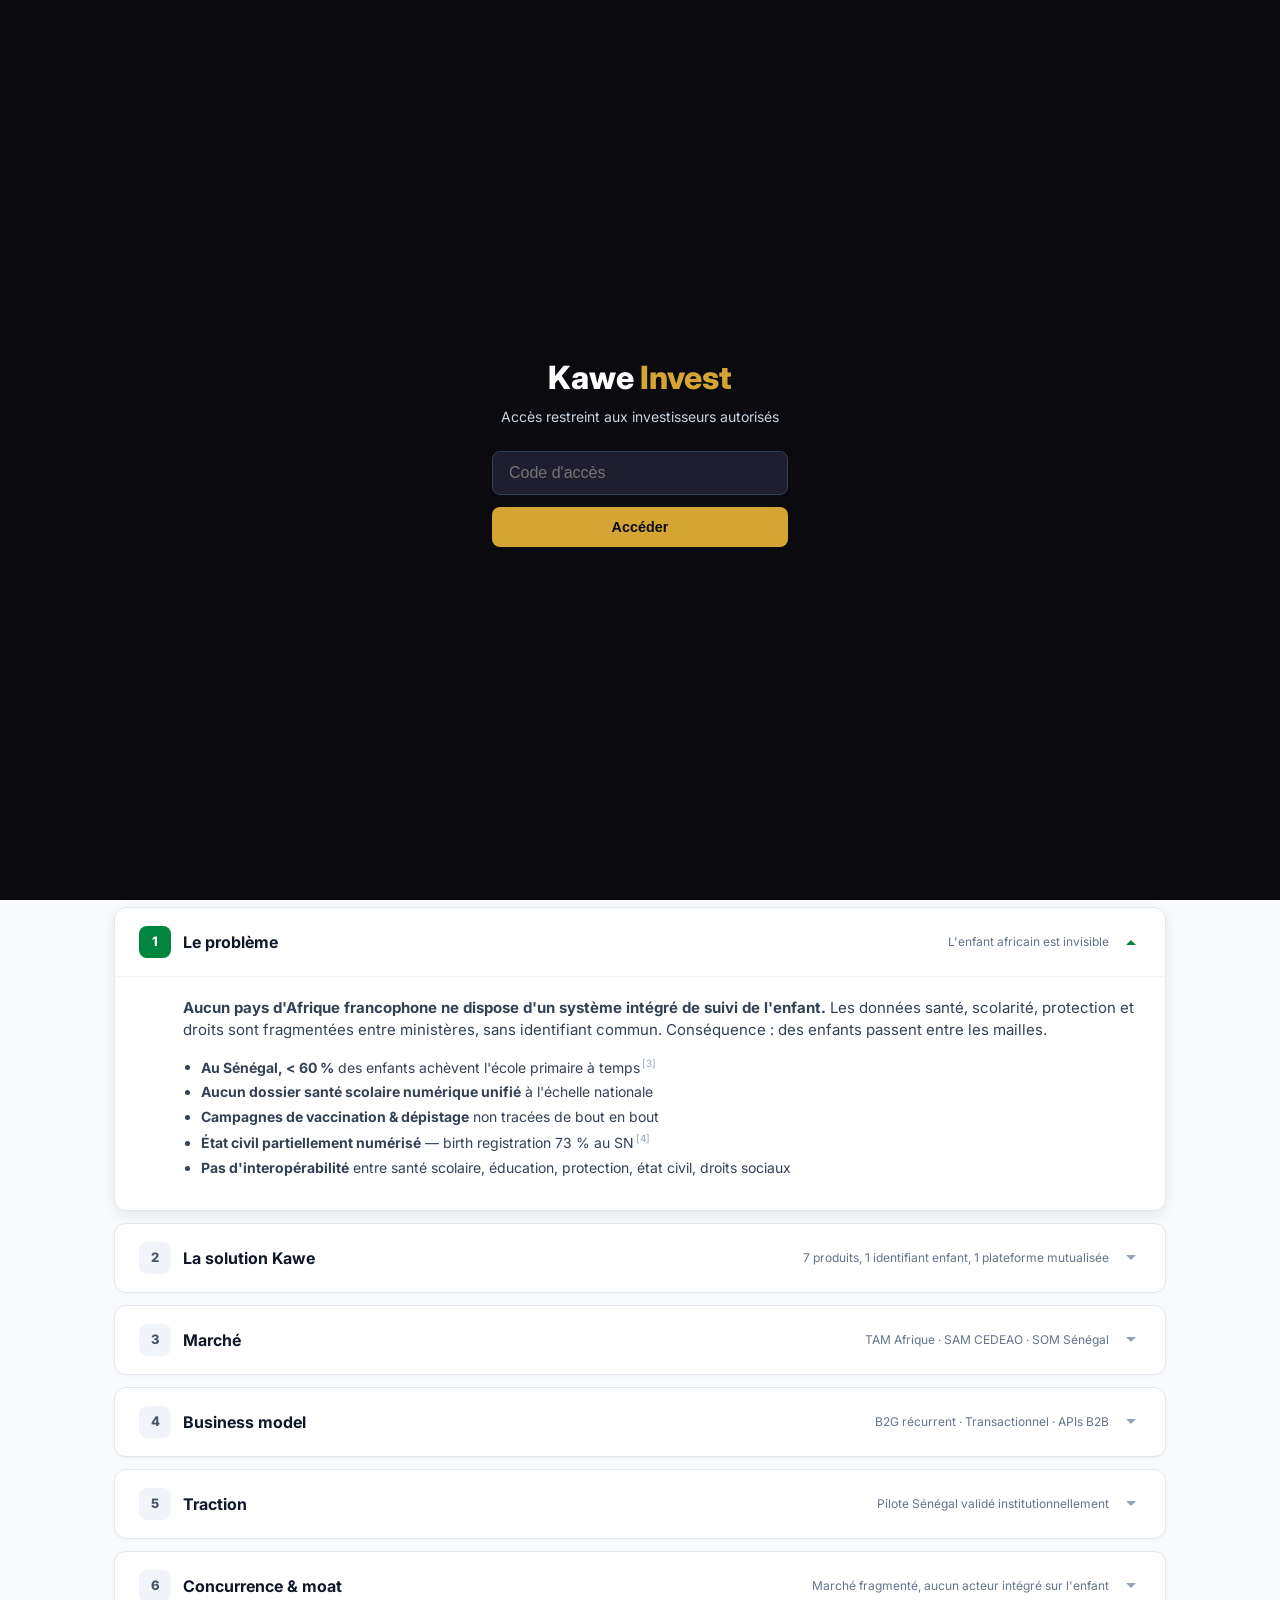
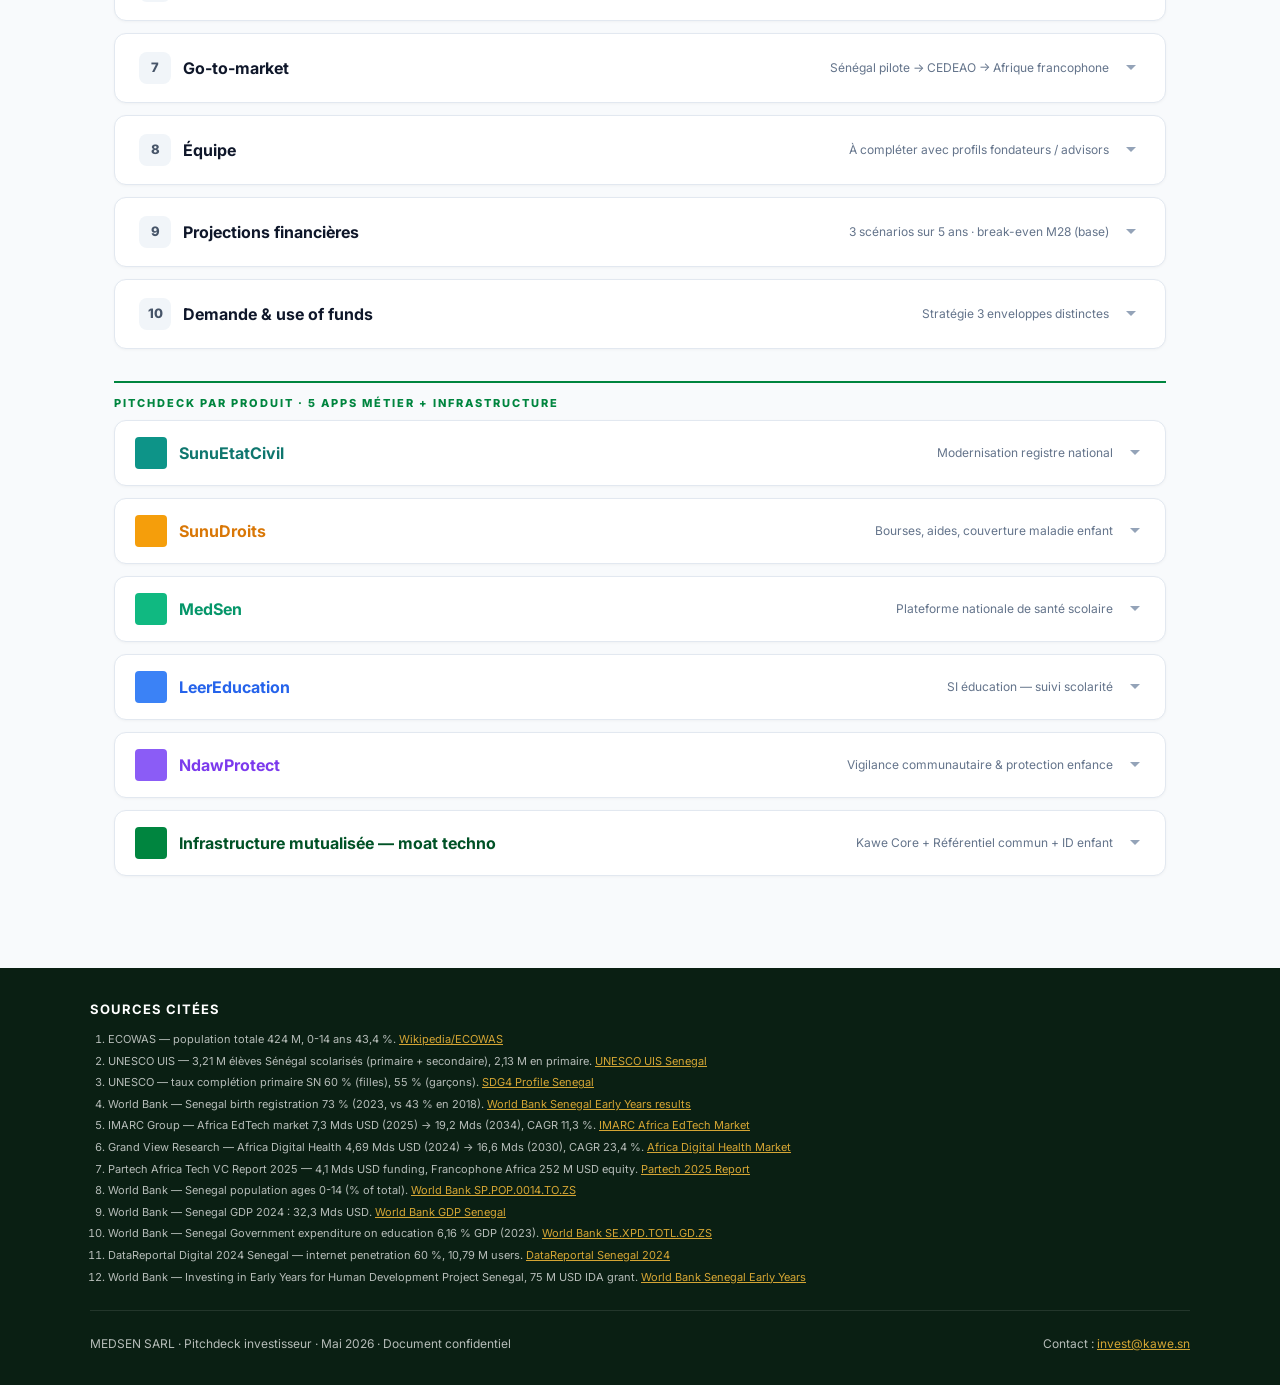
<file: invest.html>
<!DOCTYPE html>
<html lang="fr">
<head>
  <meta charset="UTF-8" />
  <meta name="viewport" content="width=device-width, initial-scale=1.0" />
  <title>Kawe Invest — Pitchdeck investisseur</title>
  <link rel="icon" type="image/svg+xml" href="favicon.svg">
  <link rel="preconnect" href="https://fonts.googleapis.com">
  <link rel="preconnect" href="https://fonts.gstatic.com" crossorigin>
  <link href="https://fonts.googleapis.com/css2?family=Inter:wght@400;500;600;700;800;900&display=swap" rel="stylesheet">
  <link rel="stylesheet" href="assets/invest-style.css">
  <style>
    /* ═════════ INVEST PITCHDECK — overrides minimal ═════════ */
    :root {
      --gold-soft: #d4a534;       /* or replaces flashy --gold for investor pitchdeck */
      --gold-soft-bg: rgba(212,165,52,.12);
    }
    body { background: #f8fafc; }
    .main { margin-left: 0 !important; }

    /* Header */
    .invest-header {
      position: sticky; top: 0; z-index: 30;
      background: var(--kawe-950); color: white;
      padding: 12px 24px;
      display: flex; align-items: center; justify-content: space-between;
      border-bottom: 1px solid rgba(0,133,63,.3);
    }
    .invest-header .ih-logo { font-weight: 800; font-size: 16px; letter-spacing: -0.3px; }
    .invest-header .ih-logo span { color: var(--gold-soft); }
    .invest-header .ih-meta { font-size: 12px; color: var(--gray-400); }
    .invest-header .ih-conf {
      font-size: 10px; font-weight: 700; padding: 4px 8px;
      background: rgba(227,27,35,.15); color: #fca5a5; border-radius: 4px;
      letter-spacing: 0.5px; text-transform: uppercase;
    }

    /* Executive Summary */
    .exec-summary {
      background: linear-gradient(135deg, var(--kawe-950) 0%, var(--kawe-800) 100%);
      color: white;
      padding: 48px 24px 56px;
    }
    .exec-inner { max-width: 1200px; margin: 0 auto; }
    .exec-eyebrow {
      display: inline-block; padding: 6px 14px;
      background: var(--gold-soft-bg); color: var(--gold-soft);
      border-radius: 20px; font-size: 11px; font-weight: 700;
      letter-spacing: 1px; text-transform: uppercase; margin-bottom: 16px;
    }
    .exec-title {
      font-size: clamp(28px, 4.5vw, 42px); font-weight: 900;
      line-height: 1.15; letter-spacing: -1px; margin-bottom: 12px;
    }
    .exec-title em { color: var(--gold-soft); font-style: normal; }
    .exec-tagline {
      font-size: 18px; color: rgba(255,255,255,.85); max-width: 720px;
      line-height: 1.5; margin-bottom: 32px;
    }
    .exec-kpis {
      display: grid; grid-template-columns: repeat(4, 1fr);
      gap: 12px; margin-bottom: 36px;
    }
    .exec-kpi {
      background: rgba(255,255,255,.06); border: 1px solid rgba(255,255,255,.1);
      border-radius: 10px; padding: 16px;
    }
    .exec-kpi .ek-val { font-size: 26px; font-weight: 900; color: var(--gold-soft); line-height: 1; }
    .exec-kpi .ek-lbl { font-size: 11px; color: rgba(255,255,255,.7); margin-top: 6px; }
    @media (max-width: 720px) {
      .exec-kpis { grid-template-columns: repeat(2, 1fr); }
      .exec-kpi .ek-val { font-size: 22px; }
    }

    .ask-block {
      background: linear-gradient(135deg, var(--gold-soft-bg), rgba(0,133,63,.05));
      border: 1.5px solid var(--gold-soft); border-radius: 16px;
      padding: 24px; margin-top: 16px;
    }
    .ask-block .ab-label {
      font-size: 11px; font-weight: 700; color: var(--gold-soft);
      letter-spacing: 1.5px; text-transform: uppercase; margin-bottom: 8px;
    }
    .ask-block .ab-amount {
      font-size: clamp(28px, 5vw, 40px); font-weight: 900;
      color: white; line-height: 1.1; margin-bottom: 6px;
    }
    .ask-block .ab-amount .ab-eur { color: var(--gold-soft); }
    .ask-block .ab-runway { font-size: 14px; color: rgba(255,255,255,.85); margin-bottom: 16px; }
    .ask-uof { display: grid; grid-template-columns: repeat(4, 1fr); gap: 8px; }
    .ask-uof-item {
      background: rgba(0,0,0,.25); padding: 10px 12px; border-radius: 8px;
      border-left: 3px solid var(--gold-soft);
    }
    .ask-uof-pct { font-size: 18px; font-weight: 800; color: var(--gold-soft); }
    .ask-uof-lbl { font-size: 10px; color: rgba(255,255,255,.7); margin-top: 2px; }
    @media (max-width: 720px) { .ask-uof { grid-template-columns: repeat(2, 1fr); } }

    .exec-cta {
      margin-top: 24px; display: flex; gap: 12px; flex-wrap: wrap; align-items: center;
    }
    .exec-cta .btn-primary {
      background: var(--gold-soft); color: var(--kawe-950); padding: 12px 24px;
      border-radius: 8px; font-weight: 700; font-size: 14px;
    }
    .exec-cta .btn-secondary {
      color: white; padding: 12px 20px; border: 1px solid rgba(255,255,255,.3);
      border-radius: 8px; font-weight: 600; font-size: 13px;
    }

    /* Pitchdeck container */
    .pitch-container {
      max-width: 1100px; margin: 0 auto; padding: 32px 24px;
    }
    .pitch-section-label {
      font-size: 11px; font-weight: 800; color: var(--green);
      letter-spacing: 2px; text-transform: uppercase;
      padding: 12px 0 8px; border-top: 2px solid var(--green);
      margin-top: 32px;
    }
    .pitch-section-label:first-child { margin-top: 0; }

    /* Collapsible <details> */
    details.pitch-card {
      background: white; border-radius: 12px;
      border: 1px solid var(--gray-200); margin-bottom: 12px;
      box-shadow: 0 1px 3px rgba(0,0,0,.04);
      overflow: hidden;
    }
    details.pitch-card[open] { box-shadow: 0 4px 12px rgba(0,0,0,.08); }
    details.pitch-card > summary {
      list-style: none; cursor: pointer;
      padding: 18px 24px; display: flex; align-items: center; gap: 12px;
      user-select: none;
    }
    details.pitch-card > summary::-webkit-details-marker { display: none; }
    details.pitch-card .pc-num {
      flex: 0 0 32px; height: 32px; border-radius: 8px;
      background: var(--gray-100); color: var(--gray-600);
      display: flex; align-items: center; justify-content: center;
      font-weight: 800; font-size: 13px;
    }
    details.pitch-card[open] .pc-num { background: var(--green); color: white; }
    details.pitch-card .pc-title {
      flex: 1; font-size: 16px; font-weight: 700; color: var(--gray-900);
    }
    details.pitch-card .pc-sub {
      font-size: 12px; color: var(--gray-500); margin-left: 12px;
    }
    details.pitch-card .pc-arrow {
      width: 20px; height: 20px; transition: transform .2s;
      color: var(--gray-400);
    }
    details.pitch-card[open] .pc-arrow { transform: rotate(180deg); color: var(--green); }
    details.pitch-card .pc-body {
      padding: 0 24px 24px 68px;
      border-top: 1px solid var(--gray-100); padding-top: 20px;
    }
    @media (max-width: 600px) {
      details.pitch-card .pc-body { padding-left: 24px; }
      details.pitch-card .pc-sub { display: none; }
    }

    /* Product card variant */
    details.pitch-card.prod summary { padding: 16px 20px; }
    details.pitch-card.prod .pc-num {
      width: 8px; height: 32px; border-radius: 4px; background: var(--medsen);
    }
    details.pitch-card.prod[data-app="medsen"] .pc-num { background: var(--medsen); }
    details.pitch-card.prod[data-app="education"] .pc-num { background: var(--education); }
    details.pitch-card.prod[data-app="protection"] .pc-num { background: var(--protection); }
    details.pitch-card.prod[data-app="droits"] .pc-num { background: var(--droits); }
    details.pitch-card.prod[data-app="etatcivil"] .pc-num { background: var(--etatcivil); }
    details.pitch-card.prod[data-app="moat"] .pc-num { background: var(--core); }
    details.pitch-card.prod .pc-body { padding-left: 40px; padding-top: 16px; }

    /* Source citations */
    .src {
      font-size: 10px; color: var(--gray-400);
      vertical-align: super; cursor: help;
      padding: 0 2px;
    }
    .src::before { content: '['; }
    .src::after { content: ']'; }

    /* Mini grids */
    .pc-stats { display: grid; grid-template-columns: repeat(auto-fit, minmax(140px, 1fr)); gap: 10px; margin: 12px 0; }
    .pc-stat { background: var(--gray-50); padding: 10px 12px; border-radius: 8px; }
    .pc-stat-val { font-size: 18px; font-weight: 800; color: var(--gray-900); }
    .pc-stat-lbl { font-size: 10px; color: var(--gray-500); margin-top: 2px; text-transform: uppercase; letter-spacing: .5px; }

    /* Tables compact */
    .pc-body table { width: 100%; border-collapse: collapse; font-size: 13px; margin: 10px 0; }
    .pc-body table th, .pc-body table td { padding: 8px 10px; border-bottom: 1px solid var(--gray-100); text-align: left; }
    .pc-body table th { background: var(--gray-50); font-weight: 700; color: var(--gray-700); font-size: 11px; text-transform: uppercase; letter-spacing: .5px; }
    .pc-body table td.num { text-align: right; font-variant-numeric: tabular-nums; font-weight: 600; }

    /* Bullets */
    .pc-body ul { padding-left: 18px; margin: 8px 0; }
    .pc-body ul li { margin: 4px 0; color: var(--gray-700); }

    /* Definition list (product cards) */
    .pc-body dl.prod-fiche {
      display: grid; grid-template-columns: 130px 1fr;
      gap: 8px 16px; margin: 4px 0;
      font-size: 13px;
    }
    .pc-body dl.prod-fiche dt {
      font-weight: 700; color: var(--gray-700);
      padding: 6px 0; border-bottom: 1px solid var(--gray-100);
    }
    .pc-body dl.prod-fiche dd {
      color: var(--gray-700); padding: 6px 0;
      border-bottom: 1px solid var(--gray-100);
      margin: 0;
    }
    .pc-body dl.prod-fiche dt:last-of-type,
    .pc-body dl.prod-fiche dd:last-of-type { border-bottom: none; }
    @media (max-width: 600px) {
      .pc-body dl.prod-fiche { grid-template-columns: 1fr; gap: 2px; }
      .pc-body dl.prod-fiche dt { padding-bottom: 0; border: none; }
      .pc-body dl.prod-fiche dd { padding-top: 2px; padding-bottom: 12px; }
    }

    /* Color emphasis tags */
    .tag { display: inline-block; padding: 2px 8px; border-radius: 4px; font-size: 11px; font-weight: 600; }
    .tag-green { background: rgba(0,133,63,.1); color: var(--green); }
    .tag-red { background: rgba(227,27,35,.1); color: var(--red); }
    .tag-blue { background: rgba(59,130,246,.1); color: var(--education); }
    .tag-amber { background: rgba(245,158,11,.1); color: var(--droits); }

    /* Footer */
    .invest-footer {
      background: var(--kawe-950); color: rgba(255,255,255,.7);
      padding: 32px 24px; margin-top: 48px;
    }
    .invest-footer .if-inner { max-width: 1100px; margin: 0 auto; }
    .invest-footer h4 { color: white; font-size: 13px; font-weight: 700; margin-bottom: 12px; text-transform: uppercase; letter-spacing: 1px; }
    .invest-footer ol { padding-left: 18px; font-size: 11px; line-height: 1.6; }
    .invest-footer ol li { margin: 4px 0; }
    .invest-footer a { color: var(--gold-soft); text-decoration: underline; }
    .invest-footer .if-contact {
      margin-top: 24px; padding-top: 24px; border-top: 1px solid rgba(255,255,255,.1);
      display: flex; justify-content: space-between; flex-wrap: wrap; gap: 12px;
      font-size: 12px;
    }

    /* ═════════ MOBILE RESPONSIVE ═════════ */
    @media (max-width: 768px) {
      /* Header */
      .invest-header { padding: 10px 14px; flex-wrap: wrap; gap: 6px; }
      .invest-header .ih-logo { font-size: 14px; }
      .invest-header .ih-meta { font-size: 10px; }
      .invest-header .ih-conf { font-size: 9px; padding: 3px 6px; }

      /* Exec summary */
      .exec-summary { padding: 32px 16px 40px; }
      .exec-eyebrow { font-size: 9px; padding: 4px 10px; letter-spacing: .5px; }
      .exec-title { font-size: 26px; line-height: 1.15; margin-bottom: 10px; }
      .exec-tagline { font-size: 14px; margin-bottom: 24px; }
      .exec-kpis { gap: 8px; margin-bottom: 24px; }
      .exec-kpi { padding: 12px; }
      .exec-kpi .ek-val { font-size: 20px; }
      .exec-kpi .ek-lbl { font-size: 10px; }
      .ask-block { padding: 16px; }
      .ask-block .ab-amount { font-size: 22px; }
      .ask-block .ab-runway { font-size: 12px; }
      .ask-uof { gap: 6px; }
      .ask-uof-item { padding: 8px 10px; }
      .ask-uof-pct { font-size: 14px; }
      .ask-uof-lbl { font-size: 9px; }
      .exec-cta { gap: 8px; }
      .exec-cta .btn-primary,
      .exec-cta .btn-secondary { padding: 10px 16px; font-size: 12px; flex: 1; text-align: center; min-width: 130px; }

      /* Pitch container */
      .pitch-container { padding: 20px 14px; }
      .pitch-section-label { font-size: 10px; padding: 10px 0 6px; margin-top: 24px; }

      /* Pitch cards */
      details.pitch-card > summary { padding: 14px 16px; gap: 10px; }
      details.pitch-card .pc-num { flex: 0 0 28px; height: 28px; font-size: 12px; }
      details.pitch-card .pc-title { font-size: 14px; line-height: 1.3; }
      details.pitch-card .pc-body { padding: 16px 16px 18px; font-size: 13px; }
      details.pitch-card .pc-body p { font-size: 13px; }
      details.pitch-card.prod .pc-body { padding-left: 16px; }

      /* Tables — scroll horizontal */
      details.pitch-card .pc-body { overflow-x: hidden; }
      details.pitch-card .pc-body table {
        display: block;
        overflow-x: auto;
        -webkit-overflow-scrolling: touch;
        white-space: nowrap;
        max-width: 100%;
        font-size: 11px;
      }
      details.pitch-card .pc-body table th,
      details.pitch-card .pc-body table td {
        padding: 6px 8px; white-space: normal;
      }
      details.pitch-card .pc-body table th {
        white-space: nowrap;
      }

      /* PC stats */
      .pc-stats { gap: 8px; }
      .pc-stat { padding: 8px 10px; }
      .pc-stat-val { font-size: 14px; }
      .pc-stat-lbl { font-size: 9px; }

      /* Footer */
      .invest-footer { padding: 24px 14px; }
      .invest-footer .if-contact { flex-direction: column; gap: 8px; font-size: 11px; }
      .invest-footer ol { font-size: 10px; }
    }

    @media (max-width: 480px) {
      .exec-title { font-size: 22px; }
      .exec-tagline { font-size: 13px; }
      .exec-kpis { grid-template-columns: 1fr 1fr; }
      .ask-block .ab-amount { font-size: 18px; }
    }
  </style>
</head>
<body>

<!-- ═════════ Password Gate (existing logic) ═════════ -->
<div id="auth-gate" style="position:fixed;inset:0;z-index:9999;background:#0a0a0f;display:flex;align-items:center;justify-content:center;">
  <div style="text-align:center;max-width:360px;padding:2rem;">
    <div style="font-size:2rem;font-weight:800;color:#fff;margin-bottom:.25rem;">Kawe <span style="color:#d4a534;">Invest</span></div>
    <p style="color:#cbd5e1;font-size:.875rem;margin-bottom:1.5rem;">Accès restreint aux investisseurs autorisés</p>
    <form id="auth-form" onsubmit="return checkAccess()">
      <input id="auth-input" type="password" placeholder="Code d'accès" autocomplete="off"
        style="width:100%;padding:.75rem 1rem;border-radius:8px;border:1px solid #334155;background:#1e1e2e;color:#fff;font-size:1rem;margin-bottom:.75rem;outline:none;">
      <button type="submit"
        style="width:100%;padding:.75rem;border-radius:8px;border:none;background:#d4a534;color:#0a0a0f;font-weight:700;font-size:.9rem;cursor:pointer;">
        Accéder
      </button>
      <p id="auth-error" style="color:#ef4444;font-size:.8rem;margin-top:.75rem;display:none;">Code incorrect</p>
    </form>
  </div>
</div>
<script>
var AUTH_KEY=atob("a2F3ZTIwMjY=");
function checkAccess(){
  var code=document.getElementById("auth-input").value;
  if(code===AUTH_KEY){
    document.getElementById("auth-gate").style.display="none";
    sessionStorage.setItem("kawe-auth","1");
  } else {
    document.getElementById("auth-error").style.display="block";
    document.getElementById("auth-input").style.borderColor="#ef4444";
    setTimeout(function(){
      document.getElementById("auth-error").style.display="none";
      document.getElementById("auth-input").style.borderColor="#334155";
    },2000);
  }
  return false;
}
if(sessionStorage.getItem("kawe-auth")==="1"){
  document.getElementById("auth-gate").style.display="none";
}
</script>

<div class="main">

<!-- ═════════ Header ═════════ -->
<header class="invest-header">
  <div class="ih-logo">Kawe <span>Invest</span></div>
  <div style="display:flex;align-items:center;gap:14px;">
    <span class="ih-meta">Pitchdeck · Mai 2026 · MEDSEN SARL</span>
    <span class="ih-conf">Confidentiel</span>
  </div>
</header>

<!-- ═════════ EXECUTIVE SUMMARY ═════════ -->
<section class="exec-summary">
  <div class="exec-inner">
    <span class="exec-eyebrow">Startup privée sénégalaise · MEDSEN SARL · Écosystème Kawe</span>
    <h1 class="exec-title">Une infrastructure numérique<br/>pour <em>l'enfant africain</em>.</h1>
    <p class="exec-tagline">
      MEDSEN est une startup privée sénégalaise qui édite l'écosystème Kawe : 7 produits B2G
      intégrés via un identifiant enfant unique. Charte de projet signée avec la DCMS au Sénégal.
      Levée Seed pour 24 mois de runway.
    </p>

    <div class="exec-kpis">
      <div class="exec-kpi">
        <div class="ek-val">184 M+</div>
        <div class="ek-lbl">Enfants 0-14 en CEDEAO<sup class="src">1</sup></div>
      </div>
      <div class="exec-kpi">
        <div class="ek-val">3,21 M</div>
        <div class="ek-lbl">Élèves au Sénégal<sup class="src">2</sup></div>
      </div>
      <div class="exec-kpi">
        <div class="ek-val">7</div>
        <div class="ek-lbl">Produits intégrés</div>
      </div>
      <div class="exec-kpi">
        <div class="ek-val">DCMS</div>
        <div class="ek-lbl">Charte de projet signée</div>
      </div>
    </div>

    <div class="ask-block">
      <div class="ab-label">Ce que nous recherchons</div>
      <div class="ab-amount">1,2 Mds XOF <span class="ab-eur">≈ 1,8 M€</span></div>
      <div class="ab-runway">Tour Seed · 24 mois de runway · Couverture 5 régions du Sénégal</div>
      <div class="ask-uof">
        <div class="ask-uof-item"><div class="ask-uof-pct">60 %</div><div class="ask-uof-lbl">Équipe tech</div></div>
        <div class="ask-uof-item"><div class="ask-uof-pct">15 %</div><div class="ask-uof-lbl">Infra cloud</div></div>
        <div class="ask-uof-item"><div class="ask-uof-pct">15 %</div><div class="ask-uof-lbl">Go-to-market</div></div>
        <div class="ask-uof-item"><div class="ask-uof-pct">10 %</div><div class="ask-uof-lbl">Juridique / ISO 27001</div></div>
      </div>
    </div>

    <div class="exec-cta">
      <a href="mailto:invest@kawe.sn" class="btn-primary">invest@kawe.sn</a>
      <a href="#produits" class="btn-secondary">Voir les produits</a>
      <a href="#projections" class="btn-secondary">Voir les projections</a>
    </div>
  </div>
</section>

<!-- ═════════ PITCHDECK GLOBAL ═════════ -->
<div class="pitch-container">

  <div class="pitch-section-label">Pitchdeck global · Écosystème Kawe</div>

  <details class="pitch-card" open>
    <summary>
      <div class="pc-num">1</div>
      <div class="pc-title">Le problème</div>
      <div class="pc-sub">L'enfant africain est invisible</div>
      <svg class="pc-arrow" viewBox="0 0 20 20" fill="currentColor"><path d="M5 7l5 5 5-5z"/></svg>
    </summary>
    <div class="pc-body">
      <p style="font-size:15px;color:var(--gray-700);margin-bottom:14px"><strong>Aucun pays d'Afrique francophone ne dispose d'un système intégré de suivi de l'enfant.</strong> Les données santé, scolarité, protection et droits sont fragmentées entre ministères, sans identifiant commun. Conséquence : des enfants passent entre les mailles.</p>
      <ul>
        <li><strong>Au Sénégal, &lt; 60 %</strong> des enfants achèvent l'école primaire à temps<sup class="src">3</sup></li>
        <li><strong>Aucun dossier santé scolaire numérique unifié</strong> à l'échelle nationale</li>
        <li><strong>Campagnes de vaccination & dépistage</strong> non tracées de bout en bout</li>
        <li><strong>État civil partiellement numérisé</strong> — birth registration 73 % au SN<sup class="src">4</sup></li>
        <li><strong>Pas d'interopérabilité</strong> entre santé scolaire, éducation, protection, état civil, droits sociaux</li>
      </ul>
    </div>
  </details>

  <details class="pitch-card">
    <summary>
      <div class="pc-num">2</div>
      <div class="pc-title">La solution Kawe</div>
      <div class="pc-sub">7 produits, 1 identifiant enfant, 1 plateforme mutualisée</div>
      <svg class="pc-arrow" viewBox="0 0 20 20" fill="currentColor"><path d="M5 7l5 5 5-5z"/></svg>
    </summary>
    <div class="pc-body">
      <p style="margin-bottom:14px;color:var(--gray-700)">Un écosystème B2G de 7 produits partageant un <strong>identifiant enfant unique</strong> (UUID v4 généré à la naissance), avec une plateforme transversale qui mutualise paiements, audit, billing et consentements.</p>
      <table>
        <thead><tr><th>Domaine</th><th>Produit</th><th>Cible métier</th></tr></thead>
        <tbody>
          <tr><td>État civil</td><td><strong>SunuEtatCivil</strong></td><td>Communes (registres naissance, mariage, décès)</td></tr>
          <tr><td>Droits sociaux</td><td><strong>SunuDroits</strong></td><td>Bourses, aides, couverture maladie enfant</td></tr>
          <tr><td>Santé scolaire</td><td><strong>MedSen</strong></td><td>IME, ministères Santé/Éducation</td></tr>
          <tr><td>Éducation</td><td><strong>LeerEducation</strong></td><td>Inspections, écoles, ministère Éducation</td></tr>
          <tr><td>Protection</td><td><strong>NdawProtect</strong></td><td>ONG, travailleurs sociaux, autorités</td></tr>
          <tr><td colspan="2" style="background:var(--gray-50)"><em>Infrastructure mutualisée</em></td><td></td></tr>
          <tr><td>Référentiel</td><td><strong>Référentiel commun</strong></td><td>Source unique régions/communes/écoles</td></tr>
          <tr><td>Transversal</td><td><strong>Kawe Core</strong></td><td>Paiements, audit, billing, consentements, partenaires</td></tr>
        </tbody>
      </table>
    </div>
  </details>

  <details class="pitch-card">
    <summary>
      <div class="pc-num">3</div>
      <div class="pc-title">Marché</div>
      <div class="pc-sub">TAM Afrique · SAM CEDEAO · SOM Sénégal</div>
      <svg class="pc-arrow" viewBox="0 0 20 20" fill="currentColor"><path d="M5 7l5 5 5-5z"/></svg>
    </summary>
    <div class="pc-body">
      <table>
        <thead><tr><th>Niveau</th><th>Donnée</th><th class="num">Valeur</th><th>Source</th></tr></thead>
        <tbody>
          <tr style="background:var(--gray-50)"><td colspan="4"><strong>TAM — Continent africain</strong></td></tr>
          <tr><td>Démographie</td><td>Population enfants 0-14 Afrique subsaharienne</td><td class="num">~ 500 M</td><td>UN WPP 2024</td></tr>
          <tr><td>EdTech</td><td>Marché EdTech Afrique 2025</td><td class="num">7,3 Mds USD</td><td>IMARC<sup class="src">5</sup></td></tr>
          <tr><td>EdTech</td><td>Projection 2034 (CAGR 11,3 %)</td><td class="num">19,2 Mds USD</td><td>IMARC<sup class="src">5</sup></td></tr>
          <tr><td>Health</td><td>Marché Digital Health Afrique 2024</td><td class="num">4,69 Mds USD</td><td>Grand View<sup class="src">6</sup></td></tr>
          <tr><td>Health</td><td>Projection 2030 (CAGR 23,4 %)</td><td class="num">16,6 Mds USD</td><td>Grand View<sup class="src">6</sup></td></tr>

          <tr style="background:var(--gray-50)"><td colspan="4"><strong>SAM — CEDEAO (15 pays Afrique de l'Ouest)</strong></td></tr>
          <tr><td>Démographie</td><td>Population totale CEDEAO</td><td class="num">424 M</td><td>ECOWAS<sup class="src">1</sup></td></tr>
          <tr><td>Démographie</td><td>dont 0-14 ans (43,4 %)</td><td class="num">~ 184 M</td><td>ECOWAS<sup class="src">1</sup></td></tr>
          <tr><td>Capital</td><td>Equity VC Francophone Afrique 2025 (hors Big 4)</td><td class="num">252 M USD</td><td>Partech<sup class="src">7</sup></td></tr>

          <tr style="background:var(--gray-50)"><td colspan="4"><strong>SOM — Sénégal (marché initial)</strong></td></tr>
          <tr><td>Démographie</td><td>Population totale</td><td class="num">18,5 M</td><td>World Bank 2024</td></tr>
          <tr><td>Démographie</td><td>0-14 ans (38 %)</td><td class="num">~ 7 M</td><td>World Bank<sup class="src">8</sup></td></tr>
          <tr><td>Éducation</td><td>Élèves scolarisés (primaire + secondaire)</td><td class="num">3,21 M</td><td>UNESCO UIS<sup class="src">2</sup></td></tr>
          <tr><td>Économie</td><td>PIB 2024</td><td class="num">32,3 Mds USD</td><td>World Bank<sup class="src">9</sup></td></tr>
          <tr><td>Dépenses publiques</td><td>Éducation (6,16 % PIB)</td><td class="num">~ 2 Mds USD/an</td><td>World Bank<sup class="src">10</sup></td></tr>
          <tr><td>Dépenses publiques</td><td>Santé (1,3 % PIB)</td><td class="num">~ 420 M USD/an</td><td>UN/WHO</td></tr>
          <tr><td>Connectivité</td><td>Pénétration internet 2024</td><td class="num">60 % (10,8 M)</td><td>DataReportal<sup class="src">11</sup></td></tr>
        </tbody>
      </table>
    </div>
  </details>

  <details class="pitch-card">
    <summary>
      <div class="pc-num">4</div>
      <div class="pc-title">Business model</div>
      <div class="pc-sub">B2G récurrent · Transactionnel · APIs B2B</div>
      <svg class="pc-arrow" viewBox="0 0 20 20" fill="currentColor"><path d="M5 7l5 5 5-5z"/></svg>
    </summary>
    <div class="pc-body">
      <table>
        <thead><tr><th>Stream</th><th>Payeur</th><th>Mécanique</th><th>Récurrence</th></tr></thead>
        <tbody>
          <tr><td><strong>Licences B2G</strong></td><td>Ministères, IME, communes</td><td>Abonnement SaaS pluriannuel par tenant</td><td>Annuelle</td></tr>
          <tr><td><strong>Cofinancement bailleurs</strong></td><td>Bailleurs internationaux</td><td>Dotation projet (1 à 3 ans)</td><td>Programme</td></tr>
          <tr><td><strong>Transactionnel</strong></td><td>Familles, écoles privées</td><td>Certificats, abonnement diaspora, micro-assurance</td><td>À l'usage</td></tr>
          <tr><td><strong>APIs B2B</strong></td><td>Banques, telcos, ONG, scale-ups</td><td>Appel API (KYC, vérification identité, données agrégées)</td><td>À l'usage</td></tr>
          <tr><td><strong>Marketplace</strong></td><td>Pharmacies, mutuelles</td><td>Commission sur prescriptions/orientations (Phase 2)</td><td>Variable</td></tr>
        </tbody>
      </table>
      <p style="margin-top:10px;font-size:12px;color:var(--gray-500)">→ Hypothèse : <strong>50 % des revenus</strong> An 5 viennent du B2G récurrent (forte prévisibilité), <strong>30 %</strong> transactionnel, <strong>20 %</strong> APIs B2B.</p>
    </div>
  </details>

  <details class="pitch-card">
    <summary>
      <div class="pc-num">5</div>
      <div class="pc-title">Traction</div>
      <div class="pc-sub">Pilote Sénégal validé institutionnellement</div>
      <svg class="pc-arrow" viewBox="0 0 20 20" fill="currentColor"><path d="M5 7l5 5 5-5z"/></svg>
    </summary>
    <div class="pc-body">
      <div class="pc-stats">
        <div class="pc-stat"><div class="pc-stat-val">DCMS</div><div class="pc-stat-lbl">Charte signée</div></div>
        <div class="pc-stat"><div class="pc-stat-val">7/7</div><div class="pc-stat-lbl">Produits en MVP</div></div>
        <div class="pc-stat"><div class="pc-stat-val">IME-DK</div><div class="pc-stat-lbl">Échanges nourris</div></div>
        <div class="pc-stat"><div class="pc-stat-val">Prêt</div><div class="pc-stat-lbl">Pour pilote terrain</div></div>
      </div>
      <ul>
        <li><strong>Charte de projet signée</strong> avec la <strong>Division du Contrôle Médical Scolaire (DCMS)</strong> du Ministère de l'Éducation Nationale du Sénégal</li>
        <li><strong>Collaboration nourrie</strong> avec l'Inspection Médicale des Écoles de Dakar (Dr Fatou Fall SYLLA), permettant de concevoir les produits au plus près des besoins terrain</li>
        <li><strong>7 produits en MVP fonctionnel</strong>, validés en environnement de test interne</li>
        <li><strong>Référentiel et données seed</strong> en environnement de validation (régions, départements, niveaux scolaires, vaccins PEV Sénégal)</li>
        <li><strong>Pilote terrain prêt à démarrer</strong> dès la levée — déploiement réel à financer par le tour</li>
      </ul>
    </div>
  </details>

  <details class="pitch-card">
    <summary>
      <div class="pc-num">6</div>
      <div class="pc-title">Concurrence & moat</div>
      <div class="pc-sub">Marché fragmenté, aucun acteur intégré sur l'enfant</div>
      <svg class="pc-arrow" viewBox="0 0 20 20" fill="currentColor"><path d="M5 7l5 5 5-5z"/></svg>
    </summary>
    <div class="pc-body">
      <p style="margin-bottom:14px"><strong>Le paysage actuel : des solutions verticales isolées.</strong> Acteurs locaux par segment (état civil, EMR hôpital, paie écolage), mais <strong>aucun acteur n'unifie le parcours enfant</strong> de la naissance à 18 ans.</p>
      <table>
        <thead><tr><th>Comparable</th><th>Pays</th><th>Tour</th><th class="num">Montant</th><th>Domaine</th></tr></thead>
        <tbody>
          <tr><td>Reliance Health</td><td>Nigeria</td><td>Series B (2022)</td><td class="num">40 M USD</td><td>Healthtech B2C</td></tr>
          <tr><td>Reliance Health</td><td>Nigeria</td><td>Series A (2020)</td><td class="num">6 M USD</td><td>Healthtech B2C</td></tr>
          <tr><td>Helium Health</td><td>Nigeria</td><td>Series B</td><td class="num">30 M USD</td><td>EMR hôpital</td></tr>
        </tbody>
      </table>
      <p style="margin-top:14px"><strong>Notre moat (3 couches) :</strong></p>
      <ul>
        <li><strong>Identifiant enfant unique</strong> partagé entre 7 apps, généré à la naissance dans SunuEtatCivil — barrière à l'entrée structurelle</li>
        <li><strong>Made in Sénégal, conformité souveraineté</strong> — exigence implicite des marchés publics africains</li>
        <li><strong>Partenariat institutionnel établi</strong> (DCMS, IME) — accès direct aux décideurs publics</li>
      </ul>
    </div>
  </details>

  <details class="pitch-card">
    <summary>
      <div class="pc-num">7</div>
      <div class="pc-title">Go-to-market</div>
      <div class="pc-sub">Sénégal pilote → CEDEAO → Afrique francophone</div>
      <svg class="pc-arrow" viewBox="0 0 20 20" fill="currentColor"><path d="M5 7l5 5 5-5z"/></svg>
    </summary>
    <div class="pc-body">
      <table>
        <thead><tr><th>Phase</th><th>Période</th><th>Périmètre</th><th>Cible</th></tr></thead>
        <tbody>
          <tr><td><strong>Seed</strong></td><td>An 1 (M1-M12)</td><td>Dakar pilote</td><td>50 établissements, 10 K élèves</td></tr>
          <tr><td><strong>A — Régional</strong></td><td>An 2 (M13-M24)</td><td>5 régions Sénégal</td><td>800 établissements, 600 K élèves</td></tr>
          <tr><td><strong>B — National</strong></td><td>An 3 (M25-M36)</td><td>14 régions Sénégal</td><td>3 000 étab., 3 M élèves · break-even visé</td></tr>
          <tr><td><strong>Growth</strong></td><td>An 4-5 (M37-M60)</td><td>CEDEAO (CIV, Mali, BF)</td><td>Auto-financé · 5 M+ enfants</td></tr>
        </tbody>
      </table>
    </div>
  </details>

  <details class="pitch-card">
    <summary>
      <div class="pc-num">8</div>
      <div class="pc-title">Équipe</div>
      <div class="pc-sub">À compléter avec profils fondateurs / advisors</div>
      <svg class="pc-arrow" viewBox="0 0 20 20" fill="currentColor"><path d="M5 7l5 5 5-5z"/></svg>
    </summary>
    <div class="pc-body">
      <div style="background:var(--gray-50);border-left:4px solid var(--green);padding:18px 20px;border-radius:8px;margin-bottom:16px">
        <div style="font-size:11px;font-weight:700;color:var(--green);letter-spacing:1px;text-transform:uppercase;margin-bottom:6px">Fondatrice & CEO</div>
        <div style="font-size:20px;font-weight:800;color:var(--gray-900);margin-bottom:4px">Ndeye Talla DIOUM</div>
        <div style="font-size:13px;color:var(--gray-600);margin-bottom:10px">Ingénieure diplômée de <strong>CentraleSupélec</strong> (France)</div>
        <p style="font-size:13px;color:var(--gray-700);line-height:1.55">
          Expérience internationale en santé numérique et systèmes d'information.
          Expertise : <strong>e-santé, interopérabilité, standards IHE</strong>.
          A fondé MEDSEN avec la vision de moderniser la santé scolaire — puis l'écosystème
          complet des droits de l'enfant — au Sénégal et en Afrique.
        </p>
      </div>

      <p style="font-weight:700;color:var(--gray-900);margin-bottom:8px">Équipe à structurer avec le tour</p>
      <ul>
        <li><strong>An 1</strong> : recrutement de l'équipe noyau (~10 personnes) — leads tech NestJS/Next.js, DevOps, Product, premier commercial B2G</li>
        <li><strong>An 2</strong> : montée en charge à ~22 personnes pour expansion régionale</li>
        <li><strong>An 3</strong> : ~35 personnes pour couverture nationale</li>
      </ul>
      <p style="font-weight:700;color:var(--gray-900);margin:14px 0 8px">Advisors & gouvernance recherchés</p>
      <ul>
        <li>Profil santé publique africaine (médecin senior, expert OMS/UNICEF)</li>
        <li>Profil govtech / e-administration Afrique francophone</li>
        <li>Profil investisseur impact (board) — venture capital africain</li>
        <li>Profil juridique souveraineté données / marchés publics</li>
      </ul>
    </div>
  </details>

  <details class="pitch-card" id="projections">
    <summary>
      <div class="pc-num">9</div>
      <div class="pc-title">Projections financières</div>
      <div class="pc-sub">3 scénarios sur 5 ans · break-even M28 (base)</div>
      <svg class="pc-arrow" viewBox="0 0 20 20" fill="currentColor"><path d="M5 7l5 5 5-5z"/></svg>
    </summary>
    <div class="pc-body">
      <table>
        <thead><tr><th>Métrique</th><th class="num">Conservateur</th><th class="num">Base</th><th class="num">Optimiste</th></tr></thead>
        <tbody>
          <tr><td><strong>Tour MEDSEN à lever</strong></td><td class="num">1,5 Mds XOF</td><td class="num"><strong>1,2 Mds XOF</strong></td><td class="num">900 M XOF</td></tr>
          <tr><td><strong>Élèves couverts An 3</strong></td><td class="num">1,5 M</td><td class="num">3 M</td><td class="num">3,5 M</td></tr>
          <tr><td><strong>Établissements An 3</strong></td><td class="num">1 500</td><td class="num">3 000</td><td class="num">4 000</td></tr>
          <tr><td><strong>Revenus 5 ans cumulés</strong></td><td class="num">3,2 Mds XOF</td><td class="num">4,2 Mds XOF</td><td class="num">6,1 Mds XOF</td></tr>
          <tr><td><strong>Break-even</strong></td><td class="num">M35</td><td class="num">M28</td><td class="num">M22</td></tr>
          <tr><td><strong>ROI à 5 ans</strong></td><td class="num">+80 %</td><td class="num">+150 %</td><td class="num">+250 %</td></tr>
        </tbody>
      </table>
      <p style="margin-top:14px;font-size:12px;color:var(--gray-500)"><strong>Hypothèses clés du scénario base</strong> : adoption 10 K élèves An 1 → 3 M An 3 (sur 3,5 M élèves SN total), répartition revenus B2G 50 % / Transactionnel 30 % / B2B 20 %, taux conversion abo famille 5 %, micro-assurance 12 % An 3 (commission 25 %).</p>
    </div>
  </details>

  <details class="pitch-card">
    <summary>
      <div class="pc-num">10</div>
      <div class="pc-title">Demande & use of funds</div>
      <div class="pc-sub">Stratégie 3 enveloppes distinctes</div>
      <svg class="pc-arrow" viewBox="0 0 20 20" fill="currentColor"><path d="M5 7l5 5 5-5z"/></svg>
    </summary>
    <div class="pc-body">
      <p style="margin-bottom:14px;color:var(--gray-700)">L'écosystème Kawe au plein potentiel national mobilise 3 enveloppes <strong>strictement distinctes</strong>. Le tour MEDSEN ne finance que l'enveloppe société.</p>

      <table>
        <thead><tr><th>Enveloppe</th><th class="num">Montant</th><th>Source</th><th>Usage</th></tr></thead>
        <tbody>
          <tr style="background:rgba(0,133,63,.05)">
            <td><strong>1 · Tour MEDSEN SARL</strong><br/><span class="tag tag-green">À LEVER MAINTENANT</span></td>
            <td class="num"><strong>1,2 Mds XOF<br/>≈ 1,8 M€</strong></td>
            <td>Equity VC + grants impact</td>
            <td>Équipe tech, infra cloud, GTM, juridique. <strong>24 mois runway.</strong></td>
          </tr>
          <tr>
            <td><strong>2 · Cofinancement déploiement État</strong><br/><span class="tag tag-blue">EN PARALLÈLE</span></td>
            <td class="num">6 - 10 Mds XOF<br/>≈ 9 - 15 M€</td>
            <td>BAD, BID, UNICEF, GIZ/AFD, État SN</td>
            <td>Salaires personnel terrain (infirmiers, médecins IME, agents EC), équipement État, formation utilisateurs publics.</td>
          </tr>
          <tr>
            <td><strong>3 · Apports en nature</strong><br/><span class="tag tag-amber">PARTENAIRES</span></td>
            <td class="num">~ 700 M XOF<br/>≈ 1 M€</td>
            <td><strong>Sonatel/Orange, Senum SA, ADIE</strong> (hébergement souverain), Microsoft, Huawei, Starlink</td>
            <td>Hébergement local Sénégal, backbone fibre, tablettes, serveurs edge, kits Starlink zones rurales.</td>
          </tr>
        </tbody>
      </table>

      <p style="margin-top:18px;font-weight:700;color:var(--gray-900)">Use of funds — Enveloppe 1 (1,2 Mds XOF)</p>
      <table>
        <thead><tr><th>Poste</th><th class="num">Part</th><th class="num">Montant</th></tr></thead>
        <tbody>
          <tr><td>Équipe tech (dev, devops, product, data)</td><td class="num">60 %</td><td class="num">~ 720 M XOF</td></tr>
          <tr><td>Infrastructure cloud (AWS/Azure, BDD, monitoring, sécurité)</td><td class="num">15 %</td><td class="num">~ 180 M XOF</td></tr>
          <tr><td>Go-to-market (commercial B2G, marketing, événements)</td><td class="num">15 %</td><td class="num">~ 180 M XOF</td></tr>
          <tr><td>Juridique & conformité (cabinet santé, audits, ISO 27001)</td><td class="num">10 %</td><td class="num">~ 120 M XOF</td></tr>
        </tbody>
      </table>

      <p style="margin-top:18px;font-weight:700;color:var(--gray-900)">Milestones liés au tour</p>
      <ul>
        <li><strong>M6</strong> : Couverture Dakar consolidée, 50 établissements actifs, 10 K élèves dans le système</li>
        <li><strong>M12</strong> : Extension à 5 régions amorcée, premiers contrats licence B2G signés</li>
        <li><strong>M18</strong> : Cofinancement bailleurs activé (enveloppe 2), pipeline CEDEAO ouvert</li>
        <li><strong>M24</strong> : 5 régions opérationnelles, candidature ouverte au tour Series A</li>
      </ul>
    </div>
  </details>


  <!-- ═════════ PITCHDECK PAR PRODUIT ═════════ -->
  <div class="pitch-section-label" id="produits">Pitchdeck par produit · 5 apps métier + infrastructure</div>

  <details class="pitch-card prod" data-app="etatcivil">
    <summary>
      <div class="pc-num"></div>
      <div class="pc-title" style="color:var(--etatcivil-dark)">SunuEtatCivil</div>
      <div class="pc-sub">Modernisation registre national</div>
      <svg class="pc-arrow" viewBox="0 0 20 20" fill="currentColor"><path d="M5 7l5 5 5-5z"/></svg>
    </summary>
    <div class="pc-body">
      <dl class="prod-fiche">
        <dt>Pitch</dt><dd>Plateforme nationale d'état civil pour les communes - naissances, mariages, décès, actes officiels.</dd>
        <dt>Cible payeur</dt><dd>Ministère de l'Intérieur, communes (557 au Sénégal), Ministère de la Famille.</dd>
        <dt>Marché cible</dt><dd>557 communes Sénégal · ~3 M actes/an · taux birth registration 73 % (2023, à porter à 95 %+)<sup class="src">4</sup></dd>
        <dt>Stade actuel</dt><dd>MVP fonctionnel - 21 modules backend, 56 routes frontend. Données seed validées en interne.</dd>
        <dt>Synergie écosystème</dt><dd><strong>Source primaire de l'identifiant enfant</strong> - l'acte de naissance crée l'UUID v4 partagé avec les 6 autres apps.</dd>
      </dl>
    </div>
  </details>

  <details class="pitch-card prod" data-app="droits">
    <summary>
      <div class="pc-num"></div>
      <div class="pc-title" style="color:var(--droits-dark)">SunuDroits</div>
      <div class="pc-sub">Bourses, aides, couverture maladie enfant</div>
      <svg class="pc-arrow" viewBox="0 0 20 20" fill="currentColor"><path d="M5 7l5 5 5-5z"/></svg>
    </summary>
    <div class="pc-body">
      <dl class="prod-fiche">
        <dt>Pitch</dt><dd>Gestion unifiée des droits de l'enfant : bourses scolaires, aides familiales, logement, couverture maladie.</dd>
        <dt>Cible payeur</dt><dd>Ministère de la Famille, Ministère de la Solidarité, communes, ONG bailleurs.</dd>
        <dt>Marché cible</dt><dd>~7 M enfants 0-14 au Sénégal éligibles à au moins un dispositif d'aide. World Bank IDA "Investing in Early Years" : 75 M USD<sup class="src">12</sup></dd>
        <dt>Stade actuel</dt><dd>MVP fonctionnel - 12 modules backend, frontend, intégration Wave/OM prête.</dd>
        <dt>Synergie écosystème</dt><dd>Reçoit identifiant de SunuEtatCivil. Alimente MedSen (couverture maladie) et NdawProtect (aides urgentes).</dd>
      </dl>
    </div>
  </details>

  <details class="pitch-card prod" data-app="medsen">
    <summary>
      <div class="pc-num"></div>
      <div class="pc-title" style="color:var(--medsen-dark)">MedSen</div>
      <div class="pc-sub">Plateforme nationale de santé scolaire</div>
      <svg class="pc-arrow" viewBox="0 0 20 20" fill="currentColor"><path d="M5 7l5 5 5-5z"/></svg>
    </summary>
    <div class="pc-body">
      <dl class="prod-fiche">
        <dt>Pitch</dt><dd>Pilotage de la santé scolaire à l'échelle nationale : dossier santé unique, campagnes vaccination/dépistage, workflow école-IME.</dd>
        <dt>Cible payeur</dt><dd>Ministères Éducation/Santé, Inspections Médicales des Écoles (14 régionales + 120+ locales), écoles privées (contribution 2 %).</dd>
        <dt>Marché cible</dt><dd>3,21 M élèves Sénégal<sup class="src">2</sup> · &lt; 10 % couverture santé scolaire actuelle.</dd>
        <dt>Stade actuel</dt><dd>MVP fonctionnel · <strong>Charte DCMS signée</strong> · Échanges intensifs IME Dakar (Dr SYLLA) · Pilote terrain à démarrer.</dd>
        <dt>Synergie écosystème</dt><dd>Dossier santé alimente le profil enfant. Délivre certificats médicaux pour LeerEducation. Signale anomalies à NdawProtect.</dd>
      </dl>
    </div>
  </details>

  <details class="pitch-card prod" data-app="education">
    <summary>
      <div class="pc-num"></div>
      <div class="pc-title" style="color:var(--education-dark)">LeerEducation</div>
      <div class="pc-sub">SI éducation — suivi scolarité</div>
      <svg class="pc-arrow" viewBox="0 0 20 20" fill="currentColor"><path d="M5 7l5 5 5-5z"/></svg>
    </summary>
    <div class="pc-body">
      <dl class="prod-fiche">
        <dt>Pitch</dt><dd>Système d'information éducation : inscriptions, présences, notes, parcours scolaire continu de la maternelle au lycée.</dd>
        <dt>Cible payeur</dt><dd>Ministère de l'Éducation Nationale, inspections d'académie. <strong>Écoles publiques (~75 % du parc) et privées (~25 %)</strong>, réseaux confessionnels.</dd>
        <dt>Marché cible</dt><dd>3,21 M élèves Sénégal<sup class="src">2</sup> · ~16 K écoles · taux complétion primaire 60 %<sup class="src">3</sup>. Marché EdTech Afrique 7,3 Mds USD<sup class="src">5</sup>.</dd>
        <dt>Stade actuel</dt><dd>MVP fonctionnel - architecture validée, modules de base opérationnels.</dd>
        <dt>Synergie écosystème</dt><dd>Identifiant partagé. Inscription validée par certificat MedSen. Absentéisme prolongé déclenche alerte NdawProtect.</dd>
      </dl>
    </div>
  </details>

  <details class="pitch-card prod" data-app="protection">
    <summary>
      <div class="pc-num"></div>
      <div class="pc-title" style="color:var(--protection-dark)">NdawProtect</div>
      <div class="pc-sub">Vigilance communautaire & protection enfance</div>
      <svg class="pc-arrow" viewBox="0 0 20 20" fill="currentColor"><path d="M5 7l5 5 5-5z"/></svg>
    </summary>
    <div class="pc-body">
      <dl class="prod-fiche">
        <dt>Pitch</dt><dd>Signalement, suivi de cas, coordination des acteurs de protection de l'enfance (travailleurs sociaux, autorités, ONG).</dd>
        <dt>Cible payeur</dt><dd>Ministère de la Famille, ONG protection enfance, collectivités locales.</dd>
        <dt>Marché cible</dt><dd>Sénégal : phénomène talibés / enfants des rues, violences, mariages précoces. Aucun outil national de coordination existant.</dd>
        <dt>Stade actuel</dt><dd>MVP fonctionnel - 14 modules backend, comptes test (admin, coordinateurs, travailleurs sociaux, juges, familles).</dd>
        <dt>Synergie écosystème</dt><dd>Reçoit signaux de LeerEducation (absentéisme), MedSen (anomalies), SunuEtatCivil. Déclenche aides urgentes via SunuDroits.</dd>
      </dl>
    </div>
  </details>

  <details class="pitch-card prod" data-app="moat">
    <summary>
      <div class="pc-num"></div>
      <div class="pc-title" style="color:var(--core-dark)">Infrastructure mutualisée — moat techno</div>
      <div class="pc-sub">Kawe Core + Référentiel commun + ID enfant</div>
      <svg class="pc-arrow" viewBox="0 0 20 20" fill="currentColor"><path d="M5 7l5 5 5-5z"/></svg>
    </summary>
    <div class="pc-body">
      <p style="margin-bottom:14px;color:var(--gray-700)"><strong>Notre avantage compétitif structurel.</strong> Aucun concurrent ne peut répliquer rapidement la combinaison de ces 3 briques transversales.</p>
      <table>
        <thead><tr><th>Brique</th><th>Rôle</th><th>Valeur écosystème</th></tr></thead>
        <tbody>
          <tr>
            <td><strong>Kawe Core</strong></td>
            <td>Paiements (Wave/OM), audit hash chain SHA-256, billing partenaires, consentements RGPD-like, registry partenaires API</td>
            <td>Mutualise les coûts d'infrastructure critique sur les 5 apps métier — économie d'échelle structurelle</td>
          </tr>
          <tr>
            <td><strong>Référentiel commun</strong></td>
            <td>Source unique de vérité : 14 régions, 45 départements, communes, niveaux scolaires, vaccins PEV. Webhooks HMAC-SHA256.</td>
            <td>Cohérence inter-apps garantie. Une modification se propage à tout l'écosystème.</td>
          </tr>
          <tr>
            <td><strong>Identifiant enfant unique</strong></td>
            <td>UUID v4 généré à la naissance par SunuEtatCivil, partagé avec les 6 autres apps</td>
            <td><strong>Barrière à l'entrée structurelle.</strong> Tout nouveau concurrent doit refaire 7 produits.</td>
          </tr>
        </tbody>
      </table>
      <p style="margin-top:14px;font-size:12px;color:var(--gray-500)"><strong>Lignes rouges câblées en dur</strong> : services vitaux (signalement enfance, hotline) jamais bloqués pour défaut de paiement. Données sensibles (journal émotionnel, mentorat qualitatif, dossier judiciaire en cours) non monétisables.</p>
    </div>
  </details>

</div>

<!-- ═════════ FOOTER avec sources ═════════ -->
<footer class="invest-footer">
  <div class="if-inner">
    <h4>Sources citées</h4>
    <ol>
      <li>ECOWAS — population totale 424 M, 0-14 ans 43,4 %. <a href="https://en.wikipedia.org/wiki/ECOWAS" target="_blank" rel="noopener">Wikipedia/ECOWAS</a></li>
      <li>UNESCO UIS — 3,21 M élèves Sénégal scolarisés (primaire + secondaire), 2,13 M en primaire. <a href="https://uis.unesco.org/country/SN" target="_blank" rel="noopener">UNESCO UIS Senegal</a></li>
      <li>UNESCO — taux complétion primaire SN 60 % (filles), 55 % (garçons). <a href="https://download.uis.unesco.org/SDG4/SDG4-Profile-Senegal.pdf" target="_blank" rel="noopener">SDG4 Profile Senegal</a></li>
      <li>World Bank — Senegal birth registration 73 % (2023, vs 43 % en 2018). <a href="https://www.worldbank.org/en/results/2024/04/09/combining-childhood-education-and-nutrition-to-cultivate-bright-futures-in-senegal" target="_blank" rel="noopener">World Bank Senegal Early Years results</a></li>
      <li>IMARC Group — Africa EdTech market 7,3 Mds USD (2025) → 19,2 Mds (2034), CAGR 11,3 %. <a href="https://www.imarcgroup.com/africa-edtech-market" target="_blank" rel="noopener">IMARC Africa EdTech Market</a></li>
      <li>Grand View Research — Africa Digital Health 4,69 Mds USD (2024) → 16,6 Mds (2030), CAGR 23,4 %. <a href="https://www.grandviewresearch.com/industry-analysis/africa-digital-health-market-report" target="_blank" rel="noopener">Africa Digital Health Market</a></li>
      <li>Partech Africa Tech VC Report 2025 — 4,1 Mds USD funding, Francophone Africa 252 M USD equity. <a href="https://partechpartners.com/news/2025-partech-africa-tech-vc-report-african-tech-funding-rebounds-to-us41b-driven-by-record-debt-activity-and-disciplined-equity-growth" target="_blank" rel="noopener">Partech 2025 Report</a></li>
      <li>World Bank — Senegal population ages 0-14 (% of total). <a href="https://data.worldbank.org/indicator/SP.POP.0014.TO.ZS?locations=SN" target="_blank" rel="noopener">World Bank SP.POP.0014.TO.ZS</a></li>
      <li>World Bank — Senegal GDP 2024 : 32,3 Mds USD. <a href="https://data.worldbank.org/indicator/NY.GDP.MKTP.CD?locations=SN" target="_blank" rel="noopener">World Bank GDP Senegal</a></li>
      <li>World Bank — Senegal Government expenditure on education 6,16 % GDP (2023). <a href="https://data.worldbank.org/indicator/SE.XPD.TOTL.GD.ZS?locations=SN" target="_blank" rel="noopener">World Bank SE.XPD.TOTL.GD.ZS</a></li>
      <li>DataReportal Digital 2024 Senegal — internet penetration 60 %, 10,79 M users. <a href="https://datareportal.com/reports/digital-2024-senegal" target="_blank" rel="noopener">DataReportal Senegal 2024</a></li>
      <li>World Bank — Investing in Early Years for Human Development Project Senegal, 75 M USD IDA grant. <a href="https://www.worldbank.org/en/results/2024/04/09/combining-childhood-education-and-nutrition-to-cultivate-bright-futures-in-senegal" target="_blank" rel="noopener">World Bank Senegal Early Years</a></li>
    </ol>
    <div class="if-contact">
      <span>MEDSEN SARL · Pitchdeck investisseur · Mai 2026 · Document confidentiel</span>
      <span>Contact : <a href="mailto:invest@kawe.sn">invest@kawe.sn</a></span>
    </div>
  </div>
</footer>

</div><!-- /.main -->

</body>
</html>
</file>
<file: assets/invest-style.css>
/* ============================================================================
   KAWE INVEST — Sidebar Dashboard Design System
   Style Kawe Command Center — Sidebar fixe + Panels produits
   ============================================================================ */

*, *::before, *::after { box-sizing: border-box; margin: 0; padding: 0; }

:root {
  /* Kawe Command palette */
  --kawe-50: #f0fdf4;
  --kawe-100: #dcfce7;
  --kawe-200: #bbf7d0;
  --kawe-300: #86efac;
  --kawe-400: #4ade80;
  --kawe-500: #00853F;
  --kawe-600: #006B32;
  --kawe-700: #005226;
  --kawe-800: #003A1B;
  --kawe-900: #002110;
  --kawe-950: #0a1f13;

  /* Sénégal */
  --green: #00853F;
  --green-light: #10a854;
  --green-dark: #006b32;
  --gold: #FDEF42;
  --gold-warm: #f5c542;
  --red: #E31B23;

  /* Produits */
  --medsen: #10B981;
  --medsen-light: #34D399;
  --medsen-dark: #059669;
  --education: #3B82F6;
  --education-dark: #2563EB;
  --protection: #8B5CF6;
  --protection-dark: #7C3AED;
  --droits: #F59E0B;
  --droits-dark: #D97706;
  --etatcivil: #0D9488;
  --etatcivil-dark: #0F766E;
  --core: #00853F;
  --core-dark: #005226;

  /* Scénarios */
  --conservateur: #94A3B8;
  --base: #00853F;
  --optimiste: #F59E0B;

  /* Neutres */
  --bg: #f8fafc;
  --gray-50: #f8fafc;
  --gray-100: #f1f5f9;
  --gray-200: #e2e8f0;
  --gray-300: #cbd5e1;
  --gray-400: #94a3b8;
  --gray-500: #64748b;
  --gray-600: #475569;
  --gray-700: #334155;
  --gray-800: #1e293b;
  --gray-900: #0f172a;

  --font: 'Inter', -apple-system, BlinkMacSystemFont, 'Segoe UI', sans-serif;
  --radius: 12px;
  --radius-sm: 8px;
  --radius-lg: 16px;
  --shadow: 0 1px 3px rgba(0,0,0,.06), 0 1px 2px rgba(0,0,0,.04);
  --shadow-md: 0 4px 12px rgba(0,0,0,.08);

  --sidebar-w: 288px;
}

html { scroll-behavior: smooth; }

body {
  font-family: var(--font);
  background: var(--bg);
  color: var(--gray-700);
  min-height: 100vh;
  -webkit-font-smoothing: antialiased;
  line-height: 1.5;
  font-size: 14px;
}

a { color: inherit; text-decoration: none; }

/* ═══════════ SIDEBAR ═══════════ */
.sidebar {
  position: fixed;
  left: 0;
  top: 0;
  height: 100vh;
  width: var(--sidebar-w);
  background: var(--kawe-950);
  color: white;
  display: flex;
  flex-direction: column;
  z-index: 40;
  overflow-y: auto;
  border-right: 1px solid rgba(0,133,63,.15);
}

.sidebar-logo {
  padding: 20px 16px;
  background: linear-gradient(135deg, var(--green), var(--kawe-700));
  box-shadow: 0 2px 8px rgba(0,0,0,.3);
}
.sidebar-logo .logo-row {
  display: flex;
  align-items: center;
  gap: 10px;
}
.sidebar-logo .logo-icon {
  width: 36px;
  height: 36px;
  background: rgba(255,255,255,.15);
  border-radius: 8px;
  display: flex;
  align-items: center;
  justify-content: center;
  font-size: 20px;
}
.sidebar-logo .logo-text {
  font-size: 18px;
  font-weight: 800;
  letter-spacing: -0.5px;
}
.sidebar-logo .logo-text span {
  color: var(--gold);
}
.sidebar-logo .logo-sub {
  font-size: 11px;
  color: rgba(255,255,255,.5);
  margin-top: 2px;
  letter-spacing: 0.3px;
}

.sidebar-section-label {
  padding: 16px 16px 6px;
  font-size: 10px;
  font-weight: 700;
  text-transform: uppercase;
  letter-spacing: 1.5px;
  color: rgba(255,255,255,.3);
}

.sidebar-divider {
  height: 1px;
  background: rgba(0,133,63,.15);
  margin: 4px 16px;
}

/* Navigation items */
.nav-item {
  display: flex;
  align-items: center;
  gap: 10px;
  padding: 10px 16px;
  margin: 2px 8px;
  border-radius: 8px;
  cursor: pointer;
  transition: all .15s;
  border: 1px solid transparent;
  font-size: 13px;
  color: rgba(255,255,255,.65);
}
.nav-item:hover {
  background: rgba(0,133,63,.1);
  color: rgba(255,255,255,.9);
}
.nav-item.active {
  background: rgba(0,133,63,.2);
  color: var(--gold);
  border-color: rgba(0,133,63,.3);
  box-shadow: 0 1px 4px rgba(0,133,63,.1);
}
.nav-item .nav-dot {
  width: 10px;
  height: 10px;
  border-radius: 50%;
  flex-shrink: 0;
}
.nav-item .nav-label {
  font-weight: 600;
  flex: 1;
}
.nav-item .nav-revenue {
  font-size: 11px;
  font-weight: 600;
  color: rgba(255,255,255,.35);
}
.nav-item.active .nav-revenue {
  color: rgba(253,239,66,.6);
}

/* Sidebar summary bottom */
.sidebar-summary {
  margin-top: auto;
  padding: 16px;
  border-top: 1px solid rgba(0,133,63,.15);
}
.sidebar-summary .summary-label {
  font-size: 10px;
  font-weight: 700;
  text-transform: uppercase;
  letter-spacing: 1px;
  color: rgba(255,255,255,.35);
  margin-bottom: 6px;
}
.sidebar-summary .summary-value {
  font-size: 20px;
  font-weight: 900;
  color: white;
}
.sidebar-summary .summary-sub {
  font-size: 11px;
  color: rgba(255,255,255,.4);
  margin-top: 2px;
}
.sidebar-health {
  margin-top: 12px;
  height: 4px;
  background: rgba(255,255,255,.1);
  border-radius: 2px;
  overflow: hidden;
}
.sidebar-health .health-fill {
  height: 100%;
  border-radius: 2px;
  background: linear-gradient(90deg, var(--green), #34d399);
  transition: width .3s;
}
.sidebar-dots {
  display: flex;
  gap: 4px;
  margin-top: 8px;
}
.sidebar-dots .dot {
  width: 6px;
  height: 6px;
  border-radius: 50%;
  background: #34d399;
}
.sidebar-version {
  font-size: 10px;
  color: rgba(255,255,255,.2);
  margin-top: 8px;
}

/* ═══════════ MOBILE HAMBURGER ═══════════ */
.mobile-header {
  display: none;
  position: fixed;
  top: 0;
  left: 0;
  right: 0;
  height: 56px;
  background: var(--kawe-950);
  color: white;
  z-index: 50;
  align-items: center;
  padding: 0 16px;
  gap: 12px;
  border-bottom: 1px solid rgba(0,133,63,.15);
}
.mobile-header .hamburger {
  width: 32px;
  height: 32px;
  display: flex;
  align-items: center;
  justify-content: center;
  background: none;
  border: none;
  color: white;
  font-size: 20px;
  cursor: pointer;
}
.mobile-header .mobile-title {
  font-size: 15px;
  font-weight: 700;
}
.mobile-header .mobile-title span {
  color: var(--gold);
}
.sidebar-overlay {
  display: none;
  position: fixed;
  inset: 0;
  background: rgba(0,0,0,.5);
  z-index: 35;
}

/* ═══════════ MAIN CONTENT ═══════════ */
.main {
  margin-left: var(--sidebar-w);
  min-height: 100vh;
}

/* Panels */
.panel {
  display: none;
}
.panel.active {
  display: block;
}

/* ═══════════ PANEL HEADER ═══════════ */
.panel-header {
  padding: 28px 32px;
  color: white;
}
.panel-header.eco { background: linear-gradient(135deg, #005226 0%, #006B32 50%, #00853F 100%); }
.panel-header.medsen { background: linear-gradient(135deg, #064e3b, #065f46, #047857); }
.panel-header.education { background: linear-gradient(135deg, #1e3a5f, #1e40af, #2563EB); }
.panel-header.protection { background: linear-gradient(135deg, #4c1d95, #6d28d9, #7C3AED); }
.panel-header.etatcivil { background: linear-gradient(135deg, #134e4a, #0f766e, #0D9488); }
.panel-header.droits { background: linear-gradient(135deg, #78350f, #b45309, #D97706); }
.panel-header.core { background: linear-gradient(135deg, #003A1B, #005226, #00853F); }

.panel-header .header-top {
  display: flex;
  align-items: center;
  justify-content: space-between;
  margin-bottom: 4px;
}
.panel-header h1 {
  font-size: 26px;
  font-weight: 800;
  letter-spacing: -0.5px;
}
.panel-header .header-sub {
  font-size: 14px;
  color: rgba(255,255,255,.6);
}
.header-badges {
  display: flex;
  gap: 8px;
  flex-wrap: wrap;
}

/* Badges */
.badge {
  display: inline-flex;
  align-items: center;
  gap: 5px;
  padding: 4px 12px;
  border-radius: 20px;
  font-size: 11px;
  font-weight: 700;
  text-transform: uppercase;
  letter-spacing: 0.5px;
}
.badge-live {
  background: rgba(16,185,129,.2);
  color: #34d399;
}
.badge-live::before {
  content: '';
  width: 6px;
  height: 6px;
  border-radius: 50%;
  background: #34d399;
  animation: pulse 2s infinite;
}
@keyframes pulse {
  0%, 100% { opacity: 1; }
  50% { opacity: .4; }
}
.badge-production {
  background: rgba(16,185,129,.15);
  color: #34d399;
}
.badge-apps {
  background: rgba(255,255,255,.15);
  color: white;
  backdrop-filter: blur(4px);
}
.badge-active {
  background: rgba(16,185,129,.1);
  color: var(--medsen-dark);
}
.badge-inactive {
  background: var(--gray-100);
  color: var(--gray-400);
}

/* ═══════════ PANEL BODY ═══════════ */
.panel-body {
  max-width: 1200px;
  margin: 0 auto;
  padding: 24px;
  display: flex;
  flex-direction: column;
  gap: 24px;
}

/* ═══════════ KPI GRID ═══════════ */
.kpi-grid {
  display: grid;
  grid-template-columns: repeat(4, 1fr);
  gap: 12px;
}
.kpi-grid-6 {
  grid-template-columns: repeat(6, 1fr);
}
.kpi-card {
  background: white;
  border: 1px solid var(--gray-200);
  border-radius: var(--radius);
  padding: 16px;
}
.kpi-card .kpi-icon {
  font-size: 18px;
  margin-bottom: 8px;
}
.kpi-card .kpi-value {
  font-size: 24px;
  font-weight: 800;
  color: var(--gray-900);
  line-height: 1;
}
.kpi-card .kpi-value.green { color: var(--medsen-dark); }
.kpi-card .kpi-value.blue { color: var(--education-dark); }
.kpi-card .kpi-value.purple { color: var(--protection-dark); }
.kpi-card .kpi-value.teal { color: var(--etatcivil-dark); }
.kpi-card .kpi-value.amber { color: var(--droits-dark); }
.kpi-card .kpi-value.kawe { color: var(--kawe-600); }
.kpi-card .kpi-label {
  font-size: 11px;
  color: var(--gray-400);
  margin-top: 4px;
  font-weight: 600;
  text-transform: uppercase;
  letter-spacing: 0.5px;
}

/* ═══════════ SECTION CARD ═══════════ */
.section-card {
  background: white;
  border: 1px solid var(--gray-200);
  border-radius: var(--radius);
  overflow: hidden;
}
.section-card-header {
  padding: 16px 20px;
  border-bottom: 1px solid var(--gray-100);
  display: flex;
  align-items: center;
  justify-content: space-between;
}
.section-card-header h2 {
  font-size: 16px;
  font-weight: 700;
  color: var(--gray-900);
}
.section-card-header .subtitle {
  font-size: 12px;
  color: var(--gray-400);
  margin-top: 2px;
}
.section-card-body {
  padding: 20px;
}

/* ═══════════ LAYOUTS ═══════════ */
.two-col {
  display: grid;
  grid-template-columns: 1fr 1fr;
  gap: 24px;
}
.three-col {
  display: grid;
  grid-template-columns: 1fr 1fr 1fr;
  gap: 16px;
}

/* ═══════════ MODULE ITEMS ═══════════ */
.module-item {
  display: flex;
  align-items: flex-start;
  gap: 10px;
  padding: 10px 12px;
  border-radius: var(--radius-sm);
  background: var(--gray-50);
  border: 1px solid var(--gray-100);
}
.module-item:hover {
  border-color: var(--gray-200);
  background: white;
}
.module-item .module-dot {
  width: 8px;
  height: 8px;
  border-radius: 50%;
  background: var(--medsen);
  flex-shrink: 0;
  margin-top: 4px;
}
.module-item .module-name {
  font-size: 13px;
  font-weight: 700;
  color: var(--gray-800);
}
.module-item .module-desc {
  font-size: 11px;
  color: var(--gray-400);
  margin-top: 1px;
}

/* ═══════════ IME ARCHITECTURE ═══════════ */
.ime-grid {
  display: grid;
  grid-template-columns: repeat(3, 1fr);
  gap: 16px;
}
.ime-card {
  background: white;
  border: 1px solid var(--gray-200);
  border-radius: var(--radius);
  padding: 20px;
  border-top: 3px solid var(--medsen);
}
.ime-card.level-1 { border-top-color: var(--green); }
.ime-card.level-2 { border-top-color: var(--medsen); }
.ime-card.level-3 { border-top-color: var(--medsen-light); }
.ime-card .ime-level {
  font-size: 10px;
  font-weight: 800;
  text-transform: uppercase;
  letter-spacing: 1px;
  color: var(--gray-400);
  margin-bottom: 4px;
}
.ime-card .ime-title {
  font-size: 16px;
  font-weight: 800;
  color: var(--gray-900);
  margin-bottom: 4px;
}
.ime-card .ime-scope {
  font-size: 12px;
  color: var(--gray-400);
  margin-bottom: 12px;
}
.ime-card ul {
  list-style: none;
  padding: 0;
}
.ime-card li {
  font-size: 13px;
  color: var(--gray-600);
  padding: 4px 0;
  border-bottom: 1px solid var(--gray-100);
  display: flex;
  align-items: center;
  gap: 6px;
}
.ime-card li:last-child { border-bottom: none; }
.ime-card li::before {
  content: '\203A';
  color: var(--medsen);
  font-weight: 800;
  font-size: 14px;
}

/* ═══════════ STREAM CARDS ═══════════ */
.stream-grid {
  display: grid;
  grid-template-columns: repeat(2, 1fr);
  gap: 16px;
}
.stream-card {
  background: white;
  border: 1px solid var(--gray-200);
  border-radius: var(--radius);
  padding: 16px;
}
.stream-card .stream-top {
  display: flex;
  align-items: center;
  justify-content: space-between;
  margin-bottom: 8px;
}
.stream-card h4 {
  font-size: 13px;
  font-weight: 700;
  color: var(--gray-800);
}
.stream-card .stream-formula {
  font-size: 11px;
  color: var(--gray-400);
  font-family: var(--font);
  margin-bottom: 12px;
}
.stream-card .stream-footer {
  display: flex;
  justify-content: space-between;
  align-items: center;
  margin-top: 10px;
  padding-top: 10px;
  border-top: 1px solid var(--gray-200);
}
.stream-card .stream-margin {
  font-size: 12px;
  color: var(--gray-400);
}
.stream-card .stream-amount {
  font-size: 16px;
  font-weight: 800;
}

/* ═══════════ DATA TABLE ═══════════ */
.data-table {
  width: 100%;
  border-collapse: collapse;
}
.data-table th {
  text-align: left;
  padding: 10px 14px;
  font-size: 11px;
  font-weight: 700;
  text-transform: uppercase;
  letter-spacing: 0.5px;
  color: var(--gray-500);
  background: var(--gray-50);
  border-bottom: 2px solid var(--gray-200);
}
.data-table td {
  padding: 10px 14px;
  font-size: 13px;
  border-bottom: 1px solid var(--gray-100);
  color: var(--gray-700);
}
.data-table tr:hover td { background: var(--gray-50); }
.data-table .highlight {
  font-weight: 800;
  color: var(--medsen-dark);
}

/* ═══════════ TIMELINE ═══════════ */
.timeline {
  position: relative;
  padding-left: 28px;
}
.timeline::before {
  content: '';
  position: absolute;
  left: 8px;
  top: 0;
  bottom: 0;
  width: 2px;
  background: var(--gray-200);
}
.timeline-item {
  position: relative;
  margin-bottom: 24px;
  padding-left: 20px;
}
.timeline-item::before {
  content: '';
  position: absolute;
  left: -24px;
  top: 4px;
  width: 12px;
  height: 12px;
  background: var(--medsen);
  border: 2px solid white;
  border-radius: 50%;
  box-shadow: 0 0 0 2px var(--medsen);
}
.timeline-item.active::before {
  background: var(--green);
  box-shadow: 0 0 0 2px var(--green);
}
.timeline-item h4 {
  font-size: 14px;
  font-weight: 700;
  color: var(--gray-900);
}
.timeline-item .tl-header {
  display: flex;
  align-items: center;
  gap: 10px;
  margin-bottom: 4px;
}
.timeline-item .tl-period {
  font-size: 11px;
  font-weight: 700;
  color: var(--medsen-dark);
  background: rgba(16,185,129,.1);
  padding: 2px 8px;
  border-radius: 4px;
}
.timeline-item .tl-details {
  display: flex;
  flex-wrap: wrap;
  gap: 6px;
  margin-top: 6px;
}
.timeline-item .tl-tag {
  font-size: 11px;
  color: var(--gray-600);
  background: var(--gray-50);
  border: 1px solid var(--gray-200);
  padding: 3px 8px;
  border-radius: 4px;
}

/* ═══════════ RISK TABLE ═══════════ */
.risk-grid {
  display: grid;
  grid-template-columns: 1fr 1fr;
  border: 1px solid var(--gray-200);
  border-radius: var(--radius);
  overflow: hidden;
}
.risk-header {
  padding: 10px 16px;
  font-size: 11px;
  font-weight: 700;
  text-transform: uppercase;
  letter-spacing: 0.5px;
}
.risk-header.risk-h { background: rgba(227,27,35,.05); color: var(--red); border-right: 1px solid var(--gray-200); }
.risk-header.mitigation-h { background: rgba(16,185,129,.05); color: var(--medsen-dark); }
.risk-cell {
  padding: 10px 16px;
  font-size: 13px;
  color: var(--gray-600);
  border-top: 1px solid var(--gray-100);
}
.risk-cell.risk-c { border-right: 1px solid var(--gray-200); }

/* ═══════════ CTA SECTION ═══════════ */
.cta-section {
  background: linear-gradient(135deg, var(--green-dark), var(--green));
  color: white;
  text-align: center;
  padding: 48px 32px;
  border-radius: var(--radius-lg);
}
.cta-section h2 {
  font-size: 28px;
  font-weight: 800;
  margin-bottom: 8px;
}
.cta-section p {
  font-size: 14px;
  opacity: .7;
  margin-bottom: 24px;
}
.cta-section .btn {
  display: inline-flex;
  align-items: center;
  gap: 8px;
  padding: 12px 28px;
  border-radius: var(--radius);
  font-size: 14px;
  font-weight: 700;
  background: white;
  color: var(--green-dark);
  border: none;
  cursor: pointer;
  transition: all .15s;
}
.cta-section .btn:hover {
  background: var(--gold);
  color: var(--gray-900);
}
.cta-section .btn-outline {
  background: rgba(255,255,255,.15);
  color: white;
  border: 1px solid rgba(255,255,255,.3);
}

/* ═══════════ SDG BADGES ═══════════ */
.sdg-badges {
  display: flex;
  gap: 8px;
}
.sdg-badge {
  padding: 4px 12px;
  border-radius: 20px;
  font-size: 11px;
  font-weight: 700;
  color: white;
}
.sdg-3 { background: #4c9f38; }
.sdg-4 { background: #c5192d; }
.sdg-10 { background: #dd1367; }

/* ═══════════ PRICING GRID ═══════════ */
.pricing-grid {
  display: grid;
  grid-template-columns: repeat(auto-fill, minmax(180px, 1fr));
  gap: 12px;
}
.pricing-item {
  text-align: center;
  padding: 16px;
  background: var(--gray-50);
  border: 1px solid var(--gray-100);
  border-radius: var(--radius-sm);
}
.pricing-item .price {
  font-size: 24px;
  font-weight: 900;
  color: var(--medsen-dark);
}
.pricing-item .unit {
  font-size: 11px;
  color: var(--gray-400);
}
.pricing-item .name {
  font-size: 12px;
  font-weight: 700;
  color: var(--gray-700);
  margin-top: 6px;
}

/* ═══════════ ECOSYSTEM FLOW (SVG) ═══════════ */
.eco-flow {
  display: flex;
  align-items: center;
  justify-content: center;
  flex-wrap: wrap;
  gap: 8px;
  padding: 32px 16px;
}
.eco-flow-step {
  display: flex;
  flex-direction: column;
  align-items: center;
  gap: 6px;
  padding: 16px 12px;
  border-radius: var(--radius);
  background: white;
  border: 2px solid var(--gray-200);
  min-width: 120px;
  text-align: center;
  transition: all .15s;
}
.eco-flow-step:hover {
  border-color: var(--gray-300);
  box-shadow: var(--shadow-md);
}
.eco-flow-step .step-dot {
  width: 14px;
  height: 14px;
  border-radius: 50%;
}
.eco-flow-step .step-num {
  font-size: 10px;
  font-weight: 800;
  color: var(--gray-400);
  text-transform: uppercase;
  letter-spacing: 0.5px;
}
.eco-flow-step .step-name {
  font-size: 13px;
  font-weight: 700;
  color: var(--gray-800);
}
.eco-flow-step .step-app {
  font-size: 11px;
  font-weight: 600;
}
.eco-flow-arrow {
  font-size: 22px;
  color: var(--gray-300);
  font-weight: 300;
}

/* ═══════════ SYNERGY TABLE ═══════════ */
.synergy-grid {
  display: grid;
  grid-template-columns: repeat(auto-fill, minmax(320px, 1fr));
  gap: 12px;
}
.synergy-item {
  display: flex;
  align-items: center;
  gap: 12px;
  padding: 12px 16px;
  background: var(--gray-50);
  border: 1px solid var(--gray-100);
  border-radius: var(--radius-sm);
}
.synergy-item .synergy-arrow {
  font-size: 16px;
  color: var(--medsen);
  font-weight: 800;
}
.synergy-item .synergy-text {
  font-size: 13px;
  color: var(--gray-700);
  flex: 1;
}
.synergy-item .synergy-volume {
  font-size: 11px;
  color: var(--gray-400);
  font-weight: 600;
  white-space: nowrap;
}

/* ═══════════ REVENUE BARS ═══════════ */
.rev-bar-row {
  display: flex;
  align-items: center;
  gap: 12px;
  padding: 8px 0;
}
.rev-bar-row .rev-label {
  width: 140px;
  font-size: 13px;
  font-weight: 600;
  color: var(--gray-600);
  flex-shrink: 0;
}
.rev-bar-row .rev-track {
  flex: 1;
  height: 24px;
  background: var(--gray-100);
  border-radius: 4px;
  overflow: hidden;
}
.rev-bar-row .rev-fill {
  height: 100%;
  border-radius: 4px;
  display: flex;
  align-items: center;
  padding-left: 8px;
  font-size: 11px;
  font-weight: 700;
  color: white;
  min-width: fit-content;
}
.rev-bar-row .rev-pct {
  width: 40px;
  font-size: 12px;
  font-weight: 700;
  color: var(--gray-600);
  text-align: right;
  flex-shrink: 0;
}

/* ═══════════ PARTNER GRID ═══════════ */
.partner-grid {
  display: grid;
  grid-template-columns: repeat(auto-fill, minmax(240px, 1fr));
  gap: 12px;
}
.partner-card {
  padding: 14px 16px;
  background: var(--gray-50);
  border: 1px solid var(--gray-100);
  border-radius: var(--radius-sm);
}
.partner-card .partner-name {
  font-size: 14px;
  font-weight: 700;
  color: var(--gray-800);
  margin-bottom: 2px;
}
.partner-card .partner-type {
  font-size: 11px;
  font-weight: 600;
  color: var(--gray-400);
  text-transform: uppercase;
  letter-spacing: 0.5px;
  margin-bottom: 6px;
}
.partner-card .partner-desc {
  font-size: 12px;
  color: var(--gray-500);
}
.partner-card .partner-value {
  font-size: 13px;
  font-weight: 800;
  color: var(--medsen-dark);
  margin-top: 4px;
}

/* ═══════════ SCENARIOS TABLE ═══════════ */
.scenario-grid {
  display: grid;
  grid-template-columns: repeat(3, 1fr);
  gap: 16px;
}
.scenario-box {
  text-align: center;
  padding: 16px;
  border-radius: var(--radius-sm);
  background: white;
  border: 1px solid var(--gray-200);
}
.scenario-box.base-box {
  background: rgba(0,133,63,.04);
  border: 2px solid var(--green);
}
.scenario-box .sc-label {
  font-size: 11px;
  font-weight: 600;
  text-transform: uppercase;
  margin-bottom: 4px;
}
.scenario-box .sc-value {
  font-size: 22px;
  font-weight: 900;
}
.scenario-box .sc-unit {
  font-size: 11px;
  color: var(--gray-400);
}

/* ═══════════ FOOTER ═══════════ */
.main-footer {
  text-align: center;
  padding: 24px;
  font-size: 12px;
  color: var(--gray-400);
}
.main-footer a { color: var(--green); }
.tricolor-bar {
  display: flex;
  justify-content: center;
  gap: 6px;
  margin-top: 8px;
}
.tricolor-bar span {
  height: 3px;
  width: 30px;
  border-radius: 2px;
}

/* ═══════════ RESPONSIVE ═══════════ */
@media (max-width: 1024px) {
  .kpi-grid { grid-template-columns: repeat(3, 1fr); }
  .kpi-grid-6 { grid-template-columns: repeat(3, 1fr); }
  .stream-grid { grid-template-columns: 1fr; }
  .ime-grid { grid-template-columns: 1fr; }
  .two-col { grid-template-columns: 1fr; }
  .three-col { grid-template-columns: 1fr; }
  .scenario-grid { grid-template-columns: 1fr; }
  .eco-flow { gap: 4px; }
  .eco-flow-step { min-width: 100px; padding: 12px 8px; }
}

@media (max-width: 768px) {
  :root { --sidebar-w: 0px; }

  .sidebar {
    transform: translateX(-100%);
    transition: transform .25s ease;
    width: 288px;
  }
  .sidebar.open {
    transform: translateX(0);
  }
  .sidebar-overlay.open {
    display: block;
  }

  .mobile-header {
    display: flex;
  }

  .main {
    margin-left: 0;
    padding-top: 56px;
  }

  .kpi-grid { grid-template-columns: repeat(2, 1fr); }
  .kpi-grid-6 { grid-template-columns: repeat(2, 1fr); }
  .panel-header { padding: 20px 16px; }
  .panel-header h1 { font-size: 22px; }
  .panel-body { padding: 16px; }
  .risk-grid { grid-template-columns: 1fr; }
  .risk-cell.risk-c { border-right: none; border-bottom: 1px solid var(--gray-200); }
  .partner-grid { grid-template-columns: 1fr; }
  .synergy-grid { grid-template-columns: 1fr; }
  .eco-flow { flex-direction: column; }
  .eco-flow-arrow { transform: rotate(90deg); }
}

@media (max-width: 480px) {
  .kpi-grid { grid-template-columns: 1fr; }
  .kpi-grid-6 { grid-template-columns: 1fr; }
  .pricing-grid { grid-template-columns: 1fr; }
  .header-badges { flex-direction: column; }
  .eco-flow-step { width: 100%; }
}
</file>
